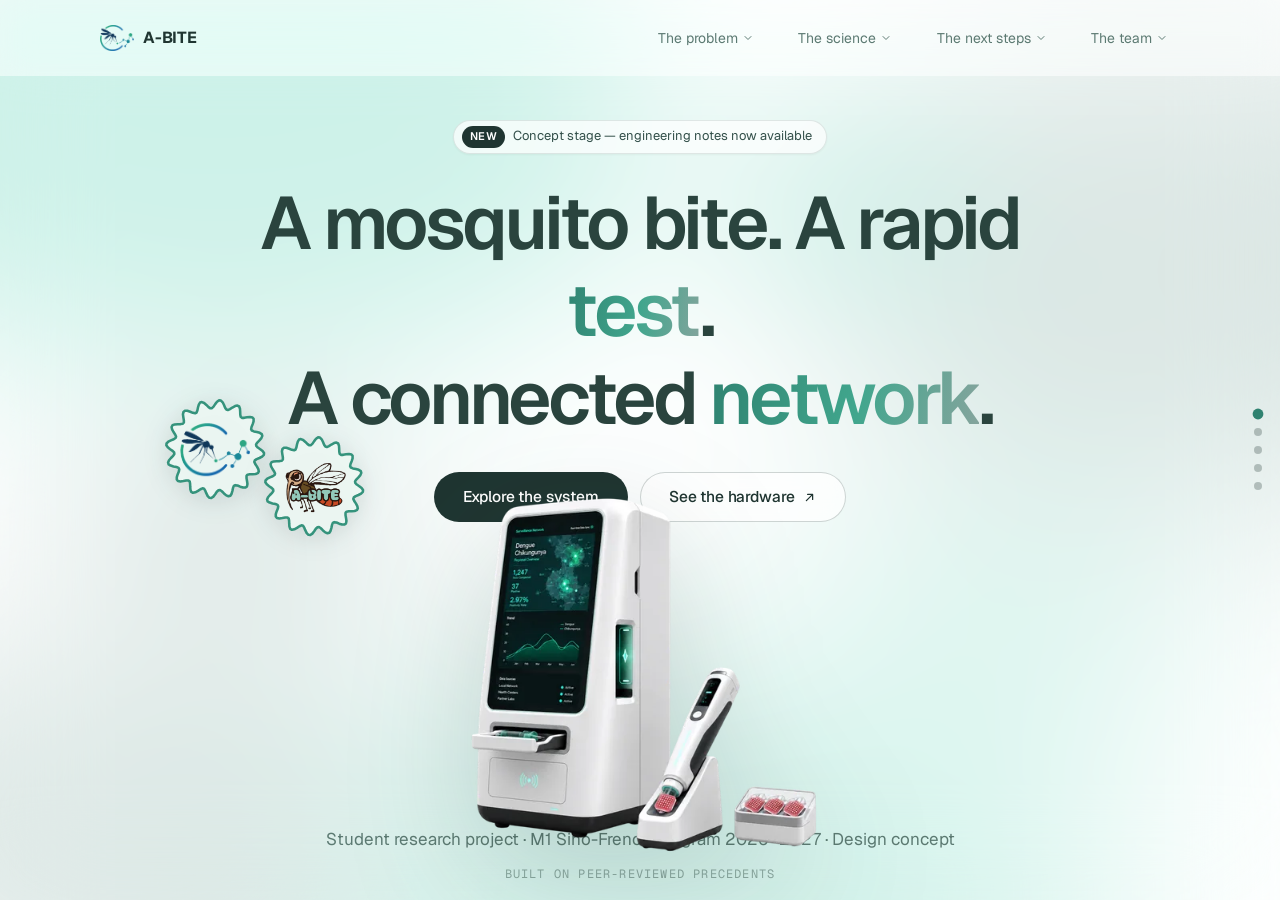
<file: index.html>
<!DOCTYPE html>
<html lang="en">
<head>
  <!-- 字符编码：UTF-8，保证英文撇号、µ、°、✓ 等特殊字符正常显示 -->
  <meta charset="UTF-8">
  <!-- 视口设置：宽度跟随设备、初始缩放 100%，移动端适配必备 -->
  <meta name="viewport" content="width=device-width, initial-scale=1.0, viewport-fit=cover">
  <!-- 浏览器标签页标题 -->
  <title>A-BITE — Testing, turned into surveillance</title>
  <!-- SEO / 社交分享用的页面摘要描述 -->
  <meta name="description" content="A-BITE is a connected diagnostics concept: painless microneedle sampling, a single-use RT-LAMP cartridge, and a reusable reader that turns every test into an epidemiological signal.">

  <!-- 网站图标（favicon），SVG 矢量格式 -->
  <link rel="icon" type="image/svg+xml" href="Assets/icons/favicon.svg">

  <!-- Geist Sans + Geist Mono（Vercel 出品的字体家族）
       preconnect 提前与 Google Fonts 的域名建立连接，加快字体加载 -->
  <link rel="preconnect" href="https://fonts.googleapis.com">
  <link rel="preconnect" href="https://fonts.gstatic.com" crossorigin>
  <link href="https://fonts.googleapis.com/css2?family=Geist:wght@400;500;600;700&family=Geist+Mono:wght@400;500&display=swap" rel="stylesheet">

  <!-- 样式表加载顺序：设计令牌 → 基础重置 → 组件 → 页面
       层层覆盖，后面的文件可引用前面定义的 CSS 变量 -->
  <link rel="stylesheet" href="Styles/base/variables.css">   <!-- 全站 CSS 变量（颜色/字体/圆角/阴影等） -->
  <link rel="stylesheet" href="Styles/base/reset.css">       <!-- 浏览器默认样式重置 + 全局排版 + .reveal 浮现动画 -->
  <link rel="stylesheet" href="Styles/components/loader.css"><!-- 仅首页：开场加载遮罩与方块动画（main.js 第 7 节控制时序） -->
  <link rel="stylesheet" href="Styles/components/buttons.css"><!-- 按钮与带箭头文字链接 -->
  <link rel="stylesheet" href="Styles/components/navbar.css">  <!-- 固定顶栏导航 -->
  <link rel="stylesheet" href="Styles/components/navbar-dropdown.css">  <!-- 顶栏下拉子菜单（附加样式） -->
  <link rel="stylesheet" href="Styles/components/background.css">  <!-- 全站共享：毛玻璃渐变光斑背景 -->
  <link rel="stylesheet" href="Styles/components/cards.css">   <!-- 玻璃卡片与四层网格单元 -->
  <link rel="stylesheet" href="Styles/components/footer.css">  <!-- 页脚 -->
  <link rel="stylesheet" href="Styles/components/back-to-top.css">  <!-- 返回顶部悬浮按钮（全站共享，components.js 注入） -->
  <link rel="stylesheet" href="Styles/pages/home.css">         <!-- 首页专属：Hero/产品展示图/CTA 带/响应式 -->
  <link rel="stylesheet" href="Styles/pages/home-pager.css">   <!-- 首页整页翻页：满视口分页容器与过渡动画（仅新增 .fp-* 规则，不覆盖既有样式） -->
</head>
<body>

  <!-- 首页开场加载动画（仅首页存在此节点；默认隐藏，main.js 第 7 节按混合时序控制）
       role="status" + aria-label：屏幕阅读器播报"正在加载" -->
  <div id="pageLoader" class="page-loader" role="status" aria-label="Loading">
    <div class="loader" aria-hidden="true"></div>
  </div>

  <!-- 毛玻璃背景与顶部导航栏由 components.js 统一注入（全站一份源码，
       改 js/components.js 即可全站生效），不再内联编写 -->

  <main class="site-main">

    <!-- ===== Hero 首屏 =====
         居中排版：徽章 → 大标题 → 按钮组 → 产品主视觉
         （项目属性行已移至下方"项目属性 + 文献依据条"）
         所有 .reveal 元素带 --reveal-delay 内联变量，实现自上而下的错落浮现 -->
    <section class="hero">
      <div class="container">
        <!-- 顶部徽章：NEW 标签 + 项目阶段说明，点击跳到更新日志 -->
        <a class="hero-badge reveal" href="#updates">
          <span class="tag">NEW</span>
          Concept stage — engineering notes now available
        </a>
        <!-- 主标题（.08s 延迟浮现）；.accent 词使用青绿渐变文字 -->
        <h1 class="reveal" style="--reveal-delay:.08s">
          A mosquito bite. A rapid <span class="accent">test</span>.<br>
          A connected <span class="accent">network</span>.
        </h1>
        <!-- 行动按钮组（.24s 延迟）：主按钮跳平台区，次按钮跳硬件区 -->
        <div class="hero-cta reveal" style="--reveal-delay:.24s">
          <a class="btn btn-primary btn-lg" href="#platform">Explore the system</a>
          <a class="btn btn-secondary btn-lg" href="#hardware">
            See the hardware
            <!-- 右上箭头图标（内联 SVG，stroke 用 currentColor 跟随文字色） -->
            <svg viewBox="0 0 24 24" fill="none" stroke="currentColor" stroke-width="2" stroke-linecap="round" stroke-linejoin="round"><path d="M7 17L17 7M9 7h8v8"/></svg>
          </a>
        </div>

        <!-- 产品主视觉：机器全家福单独居中（.32s 延迟），保持原有尺寸规则；
             两个纪念徽章悬浮在视觉区左侧、标题左下方，可拖拽摆放 -->
        <div class="hero-visual reveal" style="--reveal-delay:.32s">
          <figure class="hero-media">
            <img src="Assets/images/Machine%20Concept-Photoroom.png"
                 srcset="Assets/opt/machine-480.webp 480w,
                         Assets/opt/machine-720.webp 720w,
                         Assets/opt/machine-1024.webp 1024w,
                         Assets/opt/machine-1280.webp 1280w"
                 sizes="(max-width: 560px) min(280px, 72vw), min(55vh, 30vw, 720px)"
                 alt="The A-BITE hardware set: the reusable reader, the microneedle sampling pen on its dock, and a tray of single-use cartridges"
                 fetchpriority="high" decoding="async">
          </figure>
          <!-- 徽章 1：A-BITE 正式 logo（缩小为圆形贴章）；徽章 2：卡通蚊子 cute 版。
               外框为波浪花边（齿轮形）印章样式，绿色描边与浅色毛玻璃背景区分。
               data-hero-stamp 供 main.js 绑定拖拽；累计位移写在自身的 --dx/--dy 变量上 -->
          <div class="hero-stamp hero-stamp-1" data-hero-stamp aria-label="A-BITE logo badge (draggable)">
            <svg viewBox="0 0 100 100" aria-hidden="true" focusable="false">
              <path d="M50.0 6.0 L51.8 3.7 L53.8 2.3 L55.6 2.5 L57.3 4.2 L58.6 6.8 L59.7 9.5 L60.9 11.3 L62.4 11.8 L64.4 10.9 L66.8 9.3 L69.4 7.9 L71.7 7.4 L73.4 8.3 L74.2 10.5 L74.4 13.4 L74.5 16.3 L74.9 18.4 L76.1 19.4 L78.3 19.4 L81.1 18.9 L84.0 18.5 L86.4 19.0 L87.5 20.4 L87.5 22.8 L86.6 25.6 L85.5 28.2 L85.1 30.4 L85.8 31.8 L87.8 32.6 L90.7 33.2 L93.5 34.0 L95.5 35.2 L96.0 37.0 L95.1 39.2 L93.2 41.4 L91.1 43.5 L89.9 45.3 L90.1 46.8 L91.6 48.4 L94.0 50.0 L96.3 51.8 L97.7 53.8 L97.5 55.6 L95.8 57.3 L93.2 58.6 L90.5 59.7 L88.7 60.9 L88.2 62.4 L89.1 64.4 L90.7 66.8 L92.1 69.4 L92.6 71.7 L91.7 73.4 L89.5 74.2 L86.6 74.4 L83.7 74.5 L81.6 74.9 L80.6 76.1 L80.6 78.3 L81.1 81.1 L81.5 84.0 L81.0 86.4 L79.6 87.5 L77.2 87.5 L74.4 86.6 L71.8 85.5 L69.6 85.1 L68.2 85.8 L67.4 87.8 L66.8 90.7 L66.0 93.5 L64.8 95.5 L63.0 96.0 L60.8 95.1 L58.6 93.2 L56.5 91.1 L54.7 89.9 L53.2 90.1 L51.6 91.6 L50.0 94.0 L48.2 96.3 L46.2 97.7 L44.4 97.5 L42.7 95.8 L41.4 93.2 L40.3 90.5 L39.1 88.7 L37.6 88.2 L35.6 89.1 L33.2 90.7 L30.6 92.1 L28.3 92.6 L26.6 91.7 L25.8 89.5 L25.6 86.6 L25.5 83.7 L25.1 81.6 L23.9 80.6 L21.7 80.6 L18.9 81.1 L16.0 81.5 L13.6 81.0 L12.5 79.6 L12.5 77.2 L13.4 74.4 L14.5 71.8 L14.9 69.6 L14.2 68.2 L12.2 67.4 L9.3 66.8 L6.5 66.0 L4.5 64.8 L4.0 63.0 L4.9 60.8 L6.8 58.6 L8.9 56.5 L10.1 54.7 L9.9 53.2 L8.4 51.6 L6.0 50.0 L3.7 48.2 L2.3 46.2 L2.5 44.4 L4.2 42.7 L6.8 41.4 L9.5 40.3 L11.3 39.1 L11.8 37.6 L10.9 35.6 L9.3 33.2 L7.9 30.6 L7.4 28.3 L8.3 26.6 L10.5 25.8 L13.4 25.6 L16.3 25.5 L18.4 25.1 L19.4 23.9 L19.4 21.7 L18.9 18.9 L18.5 16.0 L19.0 13.6 L20.4 12.5 L22.8 12.5 L25.6 13.4 L28.2 14.5 L30.4 14.9 L31.8 14.2 L32.6 12.2 L33.2 9.3 L34.0 6.5 L35.2 4.5 L37.0 4.0 L39.2 4.9 L41.4 6.8 L43.5 8.9 L45.3 10.1 L46.8 9.9 L48.4 8.4 Z"/>
            </svg>
            <img src="Assets/icons/ICON%20(1).png"
                 srcset="Assets/opt/stamp-logo-256.webp 2x, Assets/opt/stamp-logo-256.webp 3x"
                 alt="" draggable="false" loading="lazy" decoding="async">
          </div>
          <div class="hero-stamp hero-stamp-2" data-hero-stamp aria-label="A-BITE cute mosquito badge (draggable)">
            <svg viewBox="0 0 100 100" aria-hidden="true" focusable="false">
              <path d="M50.0 6.0 L51.8 3.7 L53.8 2.3 L55.6 2.5 L57.3 4.2 L58.6 6.8 L59.7 9.5 L60.9 11.3 L62.4 11.8 L64.4 10.9 L66.8 9.3 L69.4 7.9 L71.7 7.4 L73.4 8.3 L74.2 10.5 L74.4 13.4 L74.5 16.3 L74.9 18.4 L76.1 19.4 L78.3 19.4 L81.1 18.9 L84.0 18.5 L86.4 19.0 L87.5 20.4 L87.5 22.8 L86.6 25.6 L85.5 28.2 L85.1 30.4 L85.8 31.8 L87.8 32.6 L90.7 33.2 L93.5 34.0 L95.5 35.2 L96.0 37.0 L95.1 39.2 L93.2 41.4 L91.1 43.5 L89.9 45.3 L90.1 46.8 L91.6 48.4 L94.0 50.0 L96.3 51.8 L97.7 53.8 L97.5 55.6 L95.8 57.3 L93.2 58.6 L90.5 59.7 L88.7 60.9 L88.2 62.4 L89.1 64.4 L90.7 66.8 L92.1 69.4 L92.6 71.7 L91.7 73.4 L89.5 74.2 L86.6 74.4 L83.7 74.5 L81.6 74.9 L80.6 76.1 L80.6 78.3 L81.1 81.1 L81.5 84.0 L81.0 86.4 L79.6 87.5 L77.2 87.5 L74.4 86.6 L71.8 85.5 L69.6 85.1 L68.2 85.8 L67.4 87.8 L66.8 90.7 L66.0 93.5 L64.8 95.5 L63.0 96.0 L60.8 95.1 L58.6 93.2 L56.5 91.1 L54.7 89.9 L53.2 90.1 L51.6 91.6 L50.0 94.0 L48.2 96.3 L46.2 97.7 L44.4 97.5 L42.7 95.8 L41.4 93.2 L40.3 90.5 L39.1 88.7 L37.6 88.2 L35.6 89.1 L33.2 90.7 L30.6 92.1 L28.3 92.6 L26.6 91.7 L25.8 89.5 L25.6 86.6 L25.5 83.7 L25.1 81.6 L23.9 80.6 L21.7 80.6 L18.9 81.1 L16.0 81.5 L13.6 81.0 L12.5 79.6 L12.5 77.2 L13.4 74.4 L14.5 71.8 L14.9 69.6 L14.2 68.2 L12.2 67.4 L9.3 66.8 L6.5 66.0 L4.5 64.8 L4.0 63.0 L4.9 60.8 L6.8 58.6 L8.9 56.5 L10.1 54.7 L9.9 53.2 L8.4 51.6 L6.0 50.0 L3.7 48.2 L2.3 46.2 L2.5 44.4 L4.2 42.7 L6.8 41.4 L9.5 40.3 L11.3 39.1 L11.8 37.6 L10.9 35.6 L9.3 33.2 L7.9 30.6 L7.4 28.3 L8.3 26.6 L10.5 25.8 L13.4 25.6 L16.3 25.5 L18.4 25.1 L19.4 23.9 L19.4 21.7 L18.9 18.9 L18.5 16.0 L19.0 13.6 L20.4 12.5 L22.8 12.5 L25.6 13.4 L28.2 14.5 L30.4 14.9 L31.8 14.2 L32.6 12.2 L33.2 9.3 L34.0 6.5 L35.2 4.5 L37.0 4.0 L39.2 4.9 L41.4 6.8 L43.5 8.9 L45.3 10.1 L46.8 9.9 L48.4 8.4 Z"/>
            </svg>
            <img src="Assets/icons/ICON-cute.png"
                 srcset="Assets/opt/stamp-cute-256.webp 2x, Assets/opt/stamp-cute-256.webp 3x"
                 alt="" draggable="false" loading="lazy" decoding="async">
          </div>
        </div>
      </div>
    </section>

    <!-- ===== 项目属性 + 文献依据条 =====
         Hero 下方两行小字：项目属性行（原 Hero 副标题，现下移至此）
         + 文献依据说明；原同行评审文献列表已移除，只保留说明标签，
         两行间距见 home.css 的 .precedents 区块 -->
    <section class="precedents reveal">
      <div class="container">
        <!-- 项目属性行：沿用 .hero-sub 的字号与颜色（移出 Hero 后其外边距由
             home.css 的 .precedents .hero-sub 覆盖） -->
        <p class="hero-sub">Student research project · M1 Sino-French Program 2026–2027 · Design concept</p>
        <!-- 文献依据说明标签：等宽大写小字 -->
        <p class="precedents-label">Built on peer-reviewed precedents</p>
      </div>
    </section>

    <!-- ===== 平台：四层架构 =====
         id="platform" 供导航锚点跳转
         区块头部（.section-head）+ 2x2 网格（.layer-grid）+ 数据统计行（.stats-row） -->
    <section class="section" id="platform">
      <div class="container">
        <!-- 区块头部：小标签（.micro-label）+ 大标题 + 一句话说明 -->
        <div class="section-head reveal">
          <span class="micro-label">The platform</span>
          <h2>Four layers, one loop.</h2>
          <p>Specificity lives in chemistry, never in hardware. Swap the recipe — the reader stays exactly the same.</p>
        </div>
        <!-- 四层网格：每格 = 序号（.num）+ 标题 + 说明
             分隔线由 home.css 的 .layer-grid 规则绘制，窄屏变单列 -->
        <div class="layer-grid reveal">
          <div class="layer-cell">
            <span class="num">01</span>
            <h3>Recipe</h3>
            <p>Versioned primer panels, released like software. A new pathogen means a new recipe — never new hardware.</p>
          </div>
          <div class="layer-cell">
            <span class="num">02</span>
            <h3>Cartridge</h3>
            <p>Single-use, fully closed, extraction-free. Lyophilized RT-LAMP chemistry inside — the sample itself rehydrates it.</p>
          </div>
          <div class="layer-cell">
            <span class="num">03</span>
            <h3>Reader</h3>
            <p>The only reusable part, with zero pathogen-specific components: one heater, one optical path, updatable software.</p>
          </div>
          <div class="layer-cell">
            <span class="num">04</span>
            <h3>Surveillance</h3>
            <p>Anonymized and aggregated at upload. Every run quietly becomes an epidemiological data point.</p>
          </div>
        </div>

        <!-- 数据统计行：四列关键指标，上下发丝线夹住；窄屏变 2x2 / 单列
             <sup> 是单位上标（µL/min/°C），样式见 home.css 的 .stat-cell b sup -->
        <div class="stats-row reveal" style="margin-top: 64px">
          <div class="stat-cell"><b>10–20<sup>µL</sup></b><span>Interstitial fluid, no blood draw</span></div>
          <div class="stat-cell"><b>≤ 40<sup>min</sup></b><span>Sample to screened result</span></div>
          <div class="stat-cell"><b>65<sup>°C</sup></b><span>One constant temperature</span></div>
          <div class="stat-cell"><b>3</b><span>Channels — DENV · CHIKV · control</span></div>
        </div>
      </div>
    </section>

    <!-- ===== 硬件：左右分栏展示区 =====
         .split 网格：左列文案（.split-copy），右列产品图（.split-media）
         窄屏（≤860px）时变为上下堆叠；规格卡（.spec-card）通栏跟在分栏下方 -->
    <section class="section" id="hardware">
      <div class="container">
        <div class="split">
          <!-- 左列：标题文案 + 指向更新日志的箭头链接
               文案依据 references：机器只做物理通用工作（加热/看光/上传），
               特异性全部锁在一次性卡盒里；微针取样笔采 10–20 µL 组织间液 -->
          <div class="split-copy reveal">
            <span class="micro-label">The hardware</span>
            <h2>The reader is generic. The cartridge is the app.</h2>
            <p>
              The reader handles the physics — heating, fluorescence, upload —
              and knows nothing about pathogens. All specificity is freeze-dried
              into a closed, credit-card-sized cartridge, while a microneedle
              sampling pen collects interstitial fluid at the bite site.
              No blood draw, no extraction.
            </p>
            <a class="link-arrow" href="#updates">
              Read the engineering notes
              <!-- 右箭头图标：悬停时右移（样式见 buttons.css 的 .link-arrow:hover） -->
              <svg viewBox="0 0 24 24" fill="none" stroke="currentColor" stroke-width="2" stroke-linecap="round" stroke-linejoin="round"><path d="M5 12h14M13 6l6 6-6 6"/></svg>
            </a>
          </div>
          <!-- 右列：系统全家福（读数仪 + 取样笔 + 卡盒托盘，.12s 延迟浮现）
               透明背景 PNG，drop-shadow 浮起（样式见 home.css .split-media） -->
          <figure class="split-media reveal" style="--reveal-delay:.12s">
            <img src="Assets/images/Machine%20Concept-Photoroom.png"
                 srcset="Assets/opt/machine-480.webp 480w,
                         Assets/opt/machine-720.webp 720w,
                         Assets/opt/machine-1024.webp 1024w,
                         Assets/opt/machine-1280.webp 1280w"
                 sizes="(max-width: 860px) min(520px, 92vw), 45vw"
                 alt="The A-BITE hardware set: the reusable reader running the surveillance dashboard, the microneedle sampling pen on its dock, and a tray of single-use cartridges"
                 loading="lazy" decoding="async">
          </figure>
        </div>
        <!-- 规格表卡片（通栏，.2s 延迟浮现）：标题栏 + 多行"键（.k）/ 值（.v）"，行间用发丝线分隔 -->
        <div class="spec-card spec-card-full reveal" style="--reveal-delay:.2s">
          <header>cartridge — at a glance</header>
          <div class="spec-row"><span class="k">sample</span><span class="v">10–20 µL ISF, extraction-free</span></div>
          <div class="spec-row"><span class="k">chemistry</span><span class="v">RT-LAMP, lyophilized in-cartridge</span></div>
          <div class="spec-row"><span class="k">targets</span><span class="v">DENV 3′UTR · NS5 / CHIKV nsP1 · E1</span></div>
          <div class="spec-row"><span class="k">control</span><span class="v">Human RNase P internal control</span></div>
          <div class="spec-row"><span class="k">confirmation</span><span class="v">One-pot CRISPR Cas12b, 42 → 52 °C</span></div>
          <div class="spec-row"><span class="k">identity</span><span class="v">QR / RFID recipe ID on every unit</span></div>
        </div>
      </div>
    </section>

    <!-- ===== 更新日志（changelog）=====
         列表式时间线：每条 = <time> 日期 + <p> 内容（关键词用 <b> 加粗）
         样式见 home.css 的 .changelog；窄屏时日期与内容上下排列 -->
    <section class="section" id="updates">
      <div class="container">
        <div class="section-head reveal">
          <span class="micro-label">Updates</span>
          <h2>Progress, in order.</h2>
        </div>
        <ul class="changelog reveal">
          <li>
            <!-- datetime 属性是机器可读日期，显示文本给人看 -->
            <time datetime="2026-08">2026.08</time>
            <p><b>Recipe v0.3</b> — dual-target DENV panel (3′UTR + NS5) covering serotypes 1–4.</p>
          </li>
          <li>
            <time datetime="2026-07">2026.07</time>
            <p><b>Reader specification</b> — two programmable isothermal steps added for CRISPR confirmation.</p>
          </li>
          <li>
            <time datetime="2026-06">2026.06</time>
            <p><b>Architecture freeze</b> — four-layer test-to-surveillance design locked for WP2.</p>
          </li>
        </ul>
      </div>
    </section>

    <!-- ===== CTA 转化带 =====
         通栏深色区块（背景网格线 + 渐变见 home.css 的 .cta-section）
         id="cta" 供导航"Get in touch"按钮锚点跳转
         标题字间距已在 home.css 的 .cta-section h2 中调宽（-0.04em → -0.02em） -->
    <section class="cta-section" id="cta">
      <h2 class="reveal">You got A-BITE, we got you.</h2>
      <p class="reveal" style="--reveal-delay:.08s">
        A-BITE is an early-stage concept. We welcome collaborators across
        microfluidics, molecular chemistry, and public health.
      </p>
      <!-- 深色底上的按钮变体：btn-light（白底），见 buttons.css -->
      <div class="hero-cta reveal" style="--reveal-delay:.16s">
        <a class="btn btn-light btn-lg" href="docs/the-problem.html">Let&rsquo;s Start</a>
      </div>
    </section>
  </main>

  <!-- 页脚由 components.js 统一注入（全站一份源码，含合作院校徽标），不再内联编写 -->

  <!-- 共享组件注入器：生成毛玻璃背景 + 导航栏 + 页脚（必须先于 main.js 执行） -->
  <script src="js/components.js" defer></script>
  <!-- 交互脚本：滚动状态/移动菜单/浮现动画/视差/年份，defer 表示 HTML 解析完再执行 -->
  <script src="js/main.js" defer></script>
  <!-- 整页翻页器：运行时将首页区块组装为 5 个满视口页，接管滚轮/键盘/触摸翻页
       （须在 components.js 之后执行：页脚由它注入并归入第 5 页） -->
  <script src="js/pager.js" defer></script>
</body>
</html>
</file>
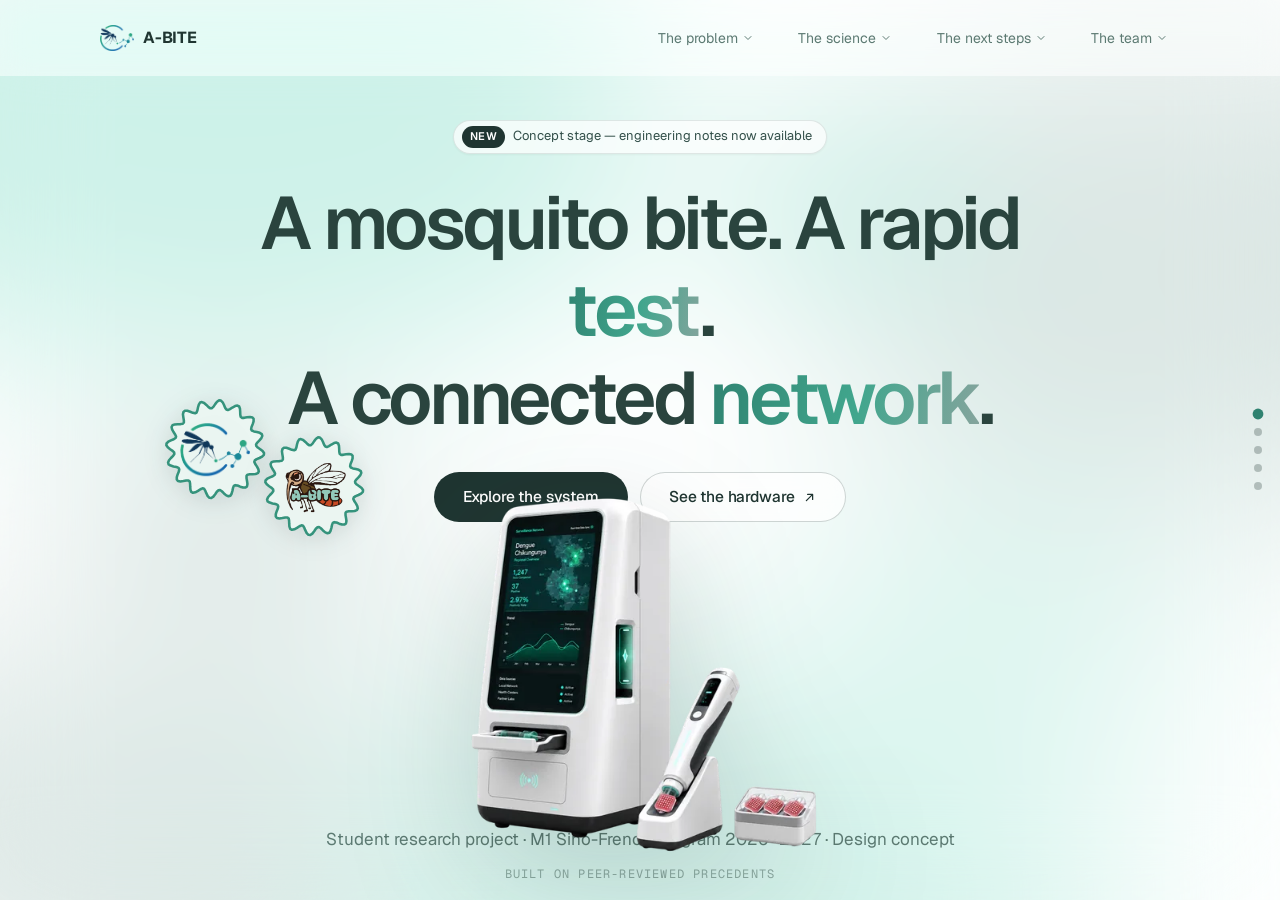
<file: docs/index.html>
<!DOCTYPE html>
<html lang="en">
<head>
  <!-- 字符编码：UTF-8，保证英文撇号、µ、°、✓ 等特殊字符正常显示 -->
  <meta charset="UTF-8">
  <!-- 视口设置：宽度跟随设备、初始缩放 100%，移动端适配必备 -->
  <meta name="viewport" content="width=device-width, initial-scale=1.0, viewport-fit=cover">
  <!-- 浏览器标签页标题 -->
  <title>A-BITE — Testing, turned into surveillance</title>
  <!-- SEO / 社交分享用的页面摘要描述 -->
  <meta name="description" content="A-BITE is a connected diagnostics concept: painless microneedle sampling, a single-use RT-LAMP cartridge, and a reusable reader that turns every test into an epidemiological signal.">

  <!-- 网站图标（favicon），SVG 矢量格式 -->
  <link rel="icon" type="image/svg+xml" href="../Assets/icons/favicon.svg">

  <!-- Geist Sans + Geist Mono（Vercel 出品的字体家族）
       preconnect 提前与 Google Fonts 的域名建立连接，加快字体加载 -->
  <link rel="preconnect" href="https://fonts.googleapis.com">
  <link rel="preconnect" href="https://fonts.gstatic.com" crossorigin>
  <link href="https://fonts.googleapis.com/css2?family=Geist:wght@400;500;600;700&family=Geist+Mono:wght@400;500&display=swap" rel="stylesheet">

  <!-- 样式表加载顺序：设计令牌 → 基础重置 → 组件 → 页面
       层层覆盖，后面的文件可引用前面定义的 CSS 变量 -->
  <link rel="stylesheet" href="../Styles/base/variables.css">   <!-- 全站 CSS 变量（颜色/字体/圆角/阴影等） -->
  <link rel="stylesheet" href="../Styles/base/reset.css">       <!-- 浏览器默认样式重置 + 全局排版 + .reveal 浮现动画 -->
  <link rel="stylesheet" href="../Styles/components/buttons.css"><!-- 按钮与带箭头文字链接 -->
  <link rel="stylesheet" href="../Styles/components/navbar.css">  <!-- 固定顶栏导航 -->
  <link rel="stylesheet" href="../Styles/components/navbar-dropdown.css">  <!-- 顶栏下拉子菜单（附加样式） -->
  <link rel="stylesheet" href="../Styles/components/background.css">  <!-- 全站共享：毛玻璃渐变光斑背景 -->
  <link rel="stylesheet" href="../Styles/components/cards.css">   <!-- 玻璃卡片与四层网格单元 -->
  <link rel="stylesheet" href="../Styles/components/footer.css">  <!-- 页脚 -->
  <link rel="stylesheet" href="../Styles/components/back-to-top.css">  <!-- 返回顶部悬浮按钮（全站共享，components.js 注入） -->
  <link rel="stylesheet" href="../Styles/pages/home.css">         <!-- 首页专属：Hero/产品展示图/CTA 带/响应式 -->
  <link rel="stylesheet" href="../Styles/pages/home-pager.css">   <!-- 首页整页翻页：满视口分页容器与过渡动画（仅新增 .fp-* 规则，不覆盖既有样式） -->
</head>
<body>

  <!-- 毛玻璃背景与顶部导航栏由 components.js 统一注入（全站一份源码，
       改 js/components.js 即可全站生效），不再内联编写 -->

  <main class="site-main">

    <!-- ===== Hero 首屏 =====
         居中排版：徽章 → 大标题 → 按钮组 → 产品主视觉
         （项目属性行已移至下方"项目属性 + 文献依据条"）
         所有 .reveal 元素带 --reveal-delay 内联变量，实现自上而下的错落浮现 -->
    <section class="hero">
      <div class="container">
        <!-- 顶部徽章：NEW 标签 + 项目阶段说明，点击跳到更新日志 -->
        <a class="hero-badge reveal" href="#updates">
          <span class="tag">NEW</span>
          Concept stage — engineering notes now available
        </a>
        <!-- 主标题（.08s 延迟浮现）；.accent 词使用青绿渐变文字 -->
        <h1 class="reveal" style="--reveal-delay:.08s">
          A mosquito bite. A rapid <span class="accent">test</span>.<br>
          A connected <span class="accent">network</span>.
        </h1>
        <!-- 行动按钮组（.24s 延迟）：主按钮跳平台区，次按钮跳硬件区 -->
        <div class="hero-cta reveal" style="--reveal-delay:.24s">
          <a class="btn btn-primary btn-lg" href="#platform">Explore the system</a>
          <a class="btn btn-secondary btn-lg" href="#hardware">
            See the hardware
            <!-- 右上箭头图标（内联 SVG，stroke 用 currentColor 跟随文字色） -->
            <svg viewBox="0 0 24 24" fill="none" stroke="currentColor" stroke-width="2" stroke-linecap="round" stroke-linejoin="round"><path d="M7 17L17 7M9 7h8v8"/></svg>
          </a>
        </div>

        <!-- 产品主视觉：机器全家福单独居中（.32s 延迟），保持原有尺寸规则；
             两个纪念徽章悬浮在视觉区左侧、标题左下方，可拖拽摆放 -->
        <div class="hero-visual reveal" style="--reveal-delay:.32s">
          <figure class="hero-media">
            <img src="../Assets/images/Machine%20Concept-Photoroom.png"
                 srcset="../Assets/opt/machine-480.webp 480w,
                         ../Assets/opt/machine-720.webp 720w,
                         ../Assets/opt/machine-1024.webp 1024w,
                         ../Assets/opt/machine-1280.webp 1280w"
                 sizes="(max-width: 560px) min(280px, 72vw), min(55vh, 30vw, 720px)"
                 alt="The A-BITE hardware set: the reusable reader, the microneedle sampling pen on its dock, and a tray of single-use cartridges"
                 fetchpriority="high" decoding="async">
          </figure>
          <!-- 徽章 1：A-BITE 正式 logo（缩小为圆形贴章）；徽章 2：卡通蚊子 cute 版。
               外框为波浪花边（齿轮形）印章样式，绿色描边与浅色毛玻璃背景区分。
               data-hero-stamp 供 main.js 绑定拖拽；累计位移写在自身的 --dx/--dy 变量上 -->
          <div class="hero-stamp hero-stamp-1" data-hero-stamp aria-label="A-BITE logo badge (draggable)">
            <svg viewBox="0 0 100 100" aria-hidden="true" focusable="false">
              <path d="M50.0 6.0 L51.8 3.7 L53.8 2.3 L55.6 2.5 L57.3 4.2 L58.6 6.8 L59.7 9.5 L60.9 11.3 L62.4 11.8 L64.4 10.9 L66.8 9.3 L69.4 7.9 L71.7 7.4 L73.4 8.3 L74.2 10.5 L74.4 13.4 L74.5 16.3 L74.9 18.4 L76.1 19.4 L78.3 19.4 L81.1 18.9 L84.0 18.5 L86.4 19.0 L87.5 20.4 L87.5 22.8 L86.6 25.6 L85.5 28.2 L85.1 30.4 L85.8 31.8 L87.8 32.6 L90.7 33.2 L93.5 34.0 L95.5 35.2 L96.0 37.0 L95.1 39.2 L93.2 41.4 L91.1 43.5 L89.9 45.3 L90.1 46.8 L91.6 48.4 L94.0 50.0 L96.3 51.8 L97.7 53.8 L97.5 55.6 L95.8 57.3 L93.2 58.6 L90.5 59.7 L88.7 60.9 L88.2 62.4 L89.1 64.4 L90.7 66.8 L92.1 69.4 L92.6 71.7 L91.7 73.4 L89.5 74.2 L86.6 74.4 L83.7 74.5 L81.6 74.9 L80.6 76.1 L80.6 78.3 L81.1 81.1 L81.5 84.0 L81.0 86.4 L79.6 87.5 L77.2 87.5 L74.4 86.6 L71.8 85.5 L69.6 85.1 L68.2 85.8 L67.4 87.8 L66.8 90.7 L66.0 93.5 L64.8 95.5 L63.0 96.0 L60.8 95.1 L58.6 93.2 L56.5 91.1 L54.7 89.9 L53.2 90.1 L51.6 91.6 L50.0 94.0 L48.2 96.3 L46.2 97.7 L44.4 97.5 L42.7 95.8 L41.4 93.2 L40.3 90.5 L39.1 88.7 L37.6 88.2 L35.6 89.1 L33.2 90.7 L30.6 92.1 L28.3 92.6 L26.6 91.7 L25.8 89.5 L25.6 86.6 L25.5 83.7 L25.1 81.6 L23.9 80.6 L21.7 80.6 L18.9 81.1 L16.0 81.5 L13.6 81.0 L12.5 79.6 L12.5 77.2 L13.4 74.4 L14.5 71.8 L14.9 69.6 L14.2 68.2 L12.2 67.4 L9.3 66.8 L6.5 66.0 L4.5 64.8 L4.0 63.0 L4.9 60.8 L6.8 58.6 L8.9 56.5 L10.1 54.7 L9.9 53.2 L8.4 51.6 L6.0 50.0 L3.7 48.2 L2.3 46.2 L2.5 44.4 L4.2 42.7 L6.8 41.4 L9.5 40.3 L11.3 39.1 L11.8 37.6 L10.9 35.6 L9.3 33.2 L7.9 30.6 L7.4 28.3 L8.3 26.6 L10.5 25.8 L13.4 25.6 L16.3 25.5 L18.4 25.1 L19.4 23.9 L19.4 21.7 L18.9 18.9 L18.5 16.0 L19.0 13.6 L20.4 12.5 L22.8 12.5 L25.6 13.4 L28.2 14.5 L30.4 14.9 L31.8 14.2 L32.6 12.2 L33.2 9.3 L34.0 6.5 L35.2 4.5 L37.0 4.0 L39.2 4.9 L41.4 6.8 L43.5 8.9 L45.3 10.1 L46.8 9.9 L48.4 8.4 Z"/>
            </svg>
            <img src="../Assets/icons/ICON%20(1).png"
                 srcset="../Assets/opt/stamp-logo-256.webp 2x, ../Assets/opt/stamp-logo-256.webp 3x"
                 alt="" draggable="false" loading="lazy" decoding="async">
          </div>
          <div class="hero-stamp hero-stamp-2" data-hero-stamp aria-label="A-BITE cute mosquito badge (draggable)">
            <svg viewBox="0 0 100 100" aria-hidden="true" focusable="false">
              <path d="M50.0 6.0 L51.8 3.7 L53.8 2.3 L55.6 2.5 L57.3 4.2 L58.6 6.8 L59.7 9.5 L60.9 11.3 L62.4 11.8 L64.4 10.9 L66.8 9.3 L69.4 7.9 L71.7 7.4 L73.4 8.3 L74.2 10.5 L74.4 13.4 L74.5 16.3 L74.9 18.4 L76.1 19.4 L78.3 19.4 L81.1 18.9 L84.0 18.5 L86.4 19.0 L87.5 20.4 L87.5 22.8 L86.6 25.6 L85.5 28.2 L85.1 30.4 L85.8 31.8 L87.8 32.6 L90.7 33.2 L93.5 34.0 L95.5 35.2 L96.0 37.0 L95.1 39.2 L93.2 41.4 L91.1 43.5 L89.9 45.3 L90.1 46.8 L91.6 48.4 L94.0 50.0 L96.3 51.8 L97.7 53.8 L97.5 55.6 L95.8 57.3 L93.2 58.6 L90.5 59.7 L88.7 60.9 L88.2 62.4 L89.1 64.4 L90.7 66.8 L92.1 69.4 L92.6 71.7 L91.7 73.4 L89.5 74.2 L86.6 74.4 L83.7 74.5 L81.6 74.9 L80.6 76.1 L80.6 78.3 L81.1 81.1 L81.5 84.0 L81.0 86.4 L79.6 87.5 L77.2 87.5 L74.4 86.6 L71.8 85.5 L69.6 85.1 L68.2 85.8 L67.4 87.8 L66.8 90.7 L66.0 93.5 L64.8 95.5 L63.0 96.0 L60.8 95.1 L58.6 93.2 L56.5 91.1 L54.7 89.9 L53.2 90.1 L51.6 91.6 L50.0 94.0 L48.2 96.3 L46.2 97.7 L44.4 97.5 L42.7 95.8 L41.4 93.2 L40.3 90.5 L39.1 88.7 L37.6 88.2 L35.6 89.1 L33.2 90.7 L30.6 92.1 L28.3 92.6 L26.6 91.7 L25.8 89.5 L25.6 86.6 L25.5 83.7 L25.1 81.6 L23.9 80.6 L21.7 80.6 L18.9 81.1 L16.0 81.5 L13.6 81.0 L12.5 79.6 L12.5 77.2 L13.4 74.4 L14.5 71.8 L14.9 69.6 L14.2 68.2 L12.2 67.4 L9.3 66.8 L6.5 66.0 L4.5 64.8 L4.0 63.0 L4.9 60.8 L6.8 58.6 L8.9 56.5 L10.1 54.7 L9.9 53.2 L8.4 51.6 L6.0 50.0 L3.7 48.2 L2.3 46.2 L2.5 44.4 L4.2 42.7 L6.8 41.4 L9.5 40.3 L11.3 39.1 L11.8 37.6 L10.9 35.6 L9.3 33.2 L7.9 30.6 L7.4 28.3 L8.3 26.6 L10.5 25.8 L13.4 25.6 L16.3 25.5 L18.4 25.1 L19.4 23.9 L19.4 21.7 L18.9 18.9 L18.5 16.0 L19.0 13.6 L20.4 12.5 L22.8 12.5 L25.6 13.4 L28.2 14.5 L30.4 14.9 L31.8 14.2 L32.6 12.2 L33.2 9.3 L34.0 6.5 L35.2 4.5 L37.0 4.0 L39.2 4.9 L41.4 6.8 L43.5 8.9 L45.3 10.1 L46.8 9.9 L48.4 8.4 Z"/>
            </svg>
            <img src="../Assets/icons/ICON-cute.png"
                 srcset="../Assets/opt/stamp-cute-256.webp 2x, ../Assets/opt/stamp-cute-256.webp 3x"
                 alt="" draggable="false" loading="lazy" decoding="async">
          </div>
        </div>
      </div>
    </section>

    <!-- ===== 项目属性 + 文献依据条 =====
         Hero 下方两行小字：项目属性行（原 Hero 副标题，现下移至此）
         + 文献依据说明；原同行评审文献列表已移除，只保留说明标签，
         两行间距见 home.css 的 .precedents 区块 -->
    <section class="precedents reveal">
      <div class="container">
        <!-- 项目属性行：沿用 .hero-sub 的字号与颜色（移出 Hero 后其外边距由
             home.css 的 .precedents .hero-sub 覆盖） -->
        <p class="hero-sub">Student research project · M1 Sino-French Program 2026–2027 · Design concept</p>
        <!-- 文献依据说明标签：等宽大写小字 -->
        <p class="precedents-label">Built on peer-reviewed precedents</p>
      </div>
    </section>

    <!-- ===== 平台：四层架构 =====
         id="platform" 供导航锚点跳转
         区块头部（.section-head）+ 2x2 网格（.layer-grid）+ 数据统计行（.stats-row） -->
    <section class="section" id="platform">
      <div class="container">
        <!-- 区块头部：小标签（.micro-label）+ 大标题 + 一句话说明 -->
        <div class="section-head reveal">
          <span class="micro-label">The platform</span>
          <h2>Four layers, one loop.</h2>
          <p>Specificity lives in chemistry, never in hardware. Swap the recipe — the reader stays exactly the same.</p>
        </div>
        <!-- 四层网格：每格 = 序号（.num）+ 标题 + 说明
             分隔线由 home.css 的 .layer-grid 规则绘制，窄屏变单列 -->
        <div class="layer-grid reveal">
          <div class="layer-cell">
            <span class="num">01</span>
            <h3>Recipe</h3>
            <p>Versioned primer panels, released like software. A new pathogen means a new recipe — never new hardware.</p>
          </div>
          <div class="layer-cell">
            <span class="num">02</span>
            <h3>Cartridge</h3>
            <p>Single-use, fully closed, extraction-free. Lyophilized RT-LAMP chemistry inside — the sample itself rehydrates it.</p>
          </div>
          <div class="layer-cell">
            <span class="num">03</span>
            <h3>Reader</h3>
            <p>The only reusable part, with zero pathogen-specific components: one heater, one optical path, updatable software.</p>
          </div>
          <div class="layer-cell">
            <span class="num">04</span>
            <h3>Surveillance</h3>
            <p>Anonymized and aggregated at upload. Every run quietly becomes an epidemiological data point.</p>
          </div>
        </div>

        <!-- 数据统计行：四列关键指标，上下发丝线夹住；窄屏变 2x2 / 单列
             <sup> 是单位上标（µL/min/°C），样式见 home.css 的 .stat-cell b sup -->
        <div class="stats-row reveal" style="margin-top: 64px">
          <div class="stat-cell"><b>10–20<sup>µL</sup></b><span>Interstitial fluid, no blood draw</span></div>
          <div class="stat-cell"><b>≤ 40<sup>min</sup></b><span>Sample to screened result</span></div>
          <div class="stat-cell"><b>65<sup>°C</sup></b><span>One constant temperature</span></div>
          <div class="stat-cell"><b>3</b><span>Channels — DENV · CHIKV · control</span></div>
        </div>
      </div>
    </section>

    <!-- ===== 硬件：左右分栏展示区 =====
         .split 网格：左列文案（.split-copy），右列产品图（.split-media）
         窄屏（≤860px）时变为上下堆叠；规格卡（.spec-card）通栏跟在分栏下方 -->
    <section class="section" id="hardware">
      <div class="container">
        <div class="split">
          <!-- 左列：标题文案 + 指向更新日志的箭头链接
               文案依据 references：机器只做物理通用工作（加热/看光/上传），
               特异性全部锁在一次性卡盒里；微针取样笔采 10–20 µL 组织间液 -->
          <div class="split-copy reveal">
            <span class="micro-label">The hardware</span>
            <h2>The reader is generic. The cartridge is the app.</h2>
            <p>
              The reader handles the physics — heating, fluorescence, upload —
              and knows nothing about pathogens. All specificity is freeze-dried
              into a closed, credit-card-sized cartridge, while a microneedle
              sampling pen collects interstitial fluid at the bite site.
              No blood draw, no extraction.
            </p>
            <a class="link-arrow" href="#updates">
              Read the engineering notes
              <!-- 右箭头图标：悬停时右移（样式见 buttons.css 的 .link-arrow:hover） -->
              <svg viewBox="0 0 24 24" fill="none" stroke="currentColor" stroke-width="2" stroke-linecap="round" stroke-linejoin="round"><path d="M5 12h14M13 6l6 6-6 6"/></svg>
            </a>
          </div>
          <!-- 右列：系统全家福（读数仪 + 取样笔 + 卡盒托盘，.12s 延迟浮现）
               透明背景 PNG，drop-shadow 浮起（样式见 home.css .split-media） -->
          <figure class="split-media reveal" style="--reveal-delay:.12s">
            <img src="../Assets/images/Machine%20Concept-Photoroom.png"
                 srcset="../Assets/opt/machine-480.webp 480w,
                         ../Assets/opt/machine-720.webp 720w,
                         ../Assets/opt/machine-1024.webp 1024w,
                         ../Assets/opt/machine-1280.webp 1280w"
                 sizes="(max-width: 860px) min(520px, 92vw), 45vw"
                 alt="The A-BITE hardware set: the reusable reader running the surveillance dashboard, the microneedle sampling pen on its dock, and a tray of single-use cartridges"
                 loading="lazy" decoding="async">
          </figure>
        </div>
        <!-- 规格表卡片（通栏，.2s 延迟浮现）：标题栏 + 多行"键（.k）/ 值（.v）"，行间用发丝线分隔 -->
        <div class="spec-card spec-card-full reveal" style="--reveal-delay:.2s">
          <header>cartridge — at a glance</header>
          <div class="spec-row"><span class="k">sample</span><span class="v">10–20 µL ISF, extraction-free</span></div>
          <div class="spec-row"><span class="k">chemistry</span><span class="v">RT-LAMP, lyophilized in-cartridge</span></div>
          <div class="spec-row"><span class="k">targets</span><span class="v">DENV 3′UTR · NS5 / CHIKV nsP1 · E1</span></div>
          <div class="spec-row"><span class="k">control</span><span class="v">Human RNase P internal control</span></div>
          <div class="spec-row"><span class="k">confirmation</span><span class="v">One-pot CRISPR Cas12b, 42 → 52 °C</span></div>
          <div class="spec-row"><span class="k">identity</span><span class="v">QR / RFID recipe ID on every unit</span></div>
        </div>
      </div>
    </section>

    <!-- ===== 更新日志（changelog）=====
         列表式时间线：每条 = <time> 日期 + <p> 内容（关键词用 <b> 加粗）
         样式见 home.css 的 .changelog；窄屏时日期与内容上下排列 -->
    <section class="section" id="updates">
      <div class="container">
        <div class="section-head reveal">
          <span class="micro-label">Updates</span>
          <h2>Progress, in order.</h2>
        </div>
        <ul class="changelog reveal">
          <li>
            <!-- datetime 属性是机器可读日期，显示文本给人看 -->
            <time datetime="2026-08">2026.08</time>
            <p><b>Recipe v0.3</b> — dual-target DENV panel (3′UTR + NS5) covering serotypes 1–4.</p>
          </li>
          <li>
            <time datetime="2026-07">2026.07</time>
            <p><b>Reader specification</b> — two programmable isothermal steps added for CRISPR confirmation.</p>
          </li>
          <li>
            <time datetime="2026-06">2026.06</time>
            <p><b>Architecture freeze</b> — four-layer test-to-surveillance design locked for WP2.</p>
          </li>
        </ul>
      </div>
    </section>

    <!-- ===== CTA 转化带 =====
         通栏深色区块（背景网格线 + 渐变见 home.css 的 .cta-section）
         id="cta" 供导航"Get in touch"按钮锚点跳转
         标题字间距已在 home.css 的 .cta-section h2 中调宽（-0.04em → -0.02em） -->
    <section class="cta-section" id="cta">
      <h2 class="reveal">You got A-BITE, we got you.</h2>
      <p class="reveal" style="--reveal-delay:.08s">
        A-BITE is an early-stage concept. We welcome collaborators across
        microfluidics, molecular chemistry, and public health.
      </p>
      <!-- 深色底上的按钮变体：btn-light（白底）/ btn-outline-light（描边），见 buttons.css -->
      <div class="hero-cta reveal" style="--reveal-delay:.16s">
        <a class="btn btn-light btn-lg" href="mailto:hello@example.org">Get in touch</a>
        <a class="btn btn-outline-light btn-lg" href="#updates">Read the notes</a>
      </div>
    </section>
  </main>

  <!-- 页脚由 components.js 统一注入（全站一份源码，含合作院校徽标），不再内联编写 -->

  <!-- 共享组件注入器：生成毛玻璃背景 + 导航栏 + 页脚（必须先于 main.js 执行） -->
  <script src="../js/components.js" defer></script>
  <!-- 交互脚本：滚动状态/移动菜单/浮现动画/视差/年份，defer 表示 HTML 解析完再执行 -->
  <script src="../js/main.js" defer></script>
  <!-- 整页翻页器：运行时将首页区块组装为 5 个满视口页，接管滚轮/键盘/触摸翻页
       （须在 components.js 之后执行：页脚由它注入并归入第 5 页） -->
  <script src="../js/pager.js" defer></script>
</body>
</html>
</file>
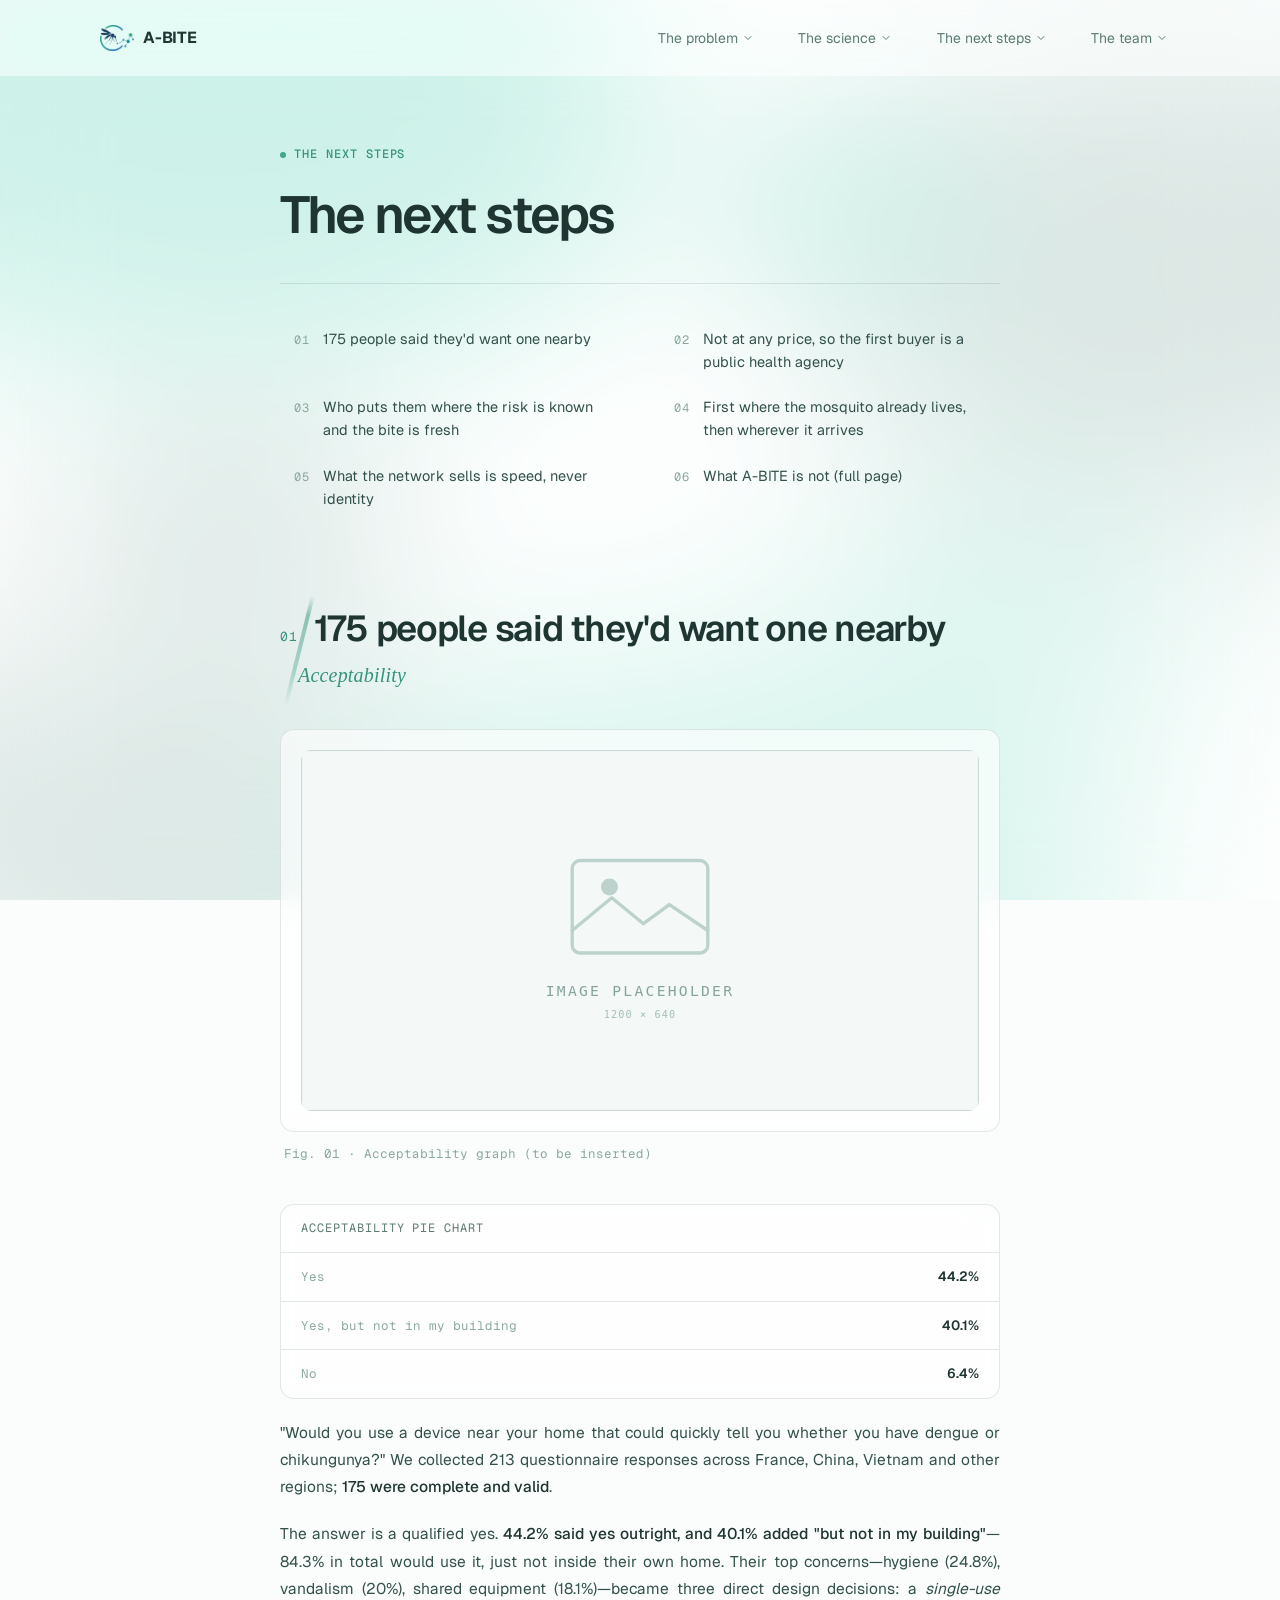
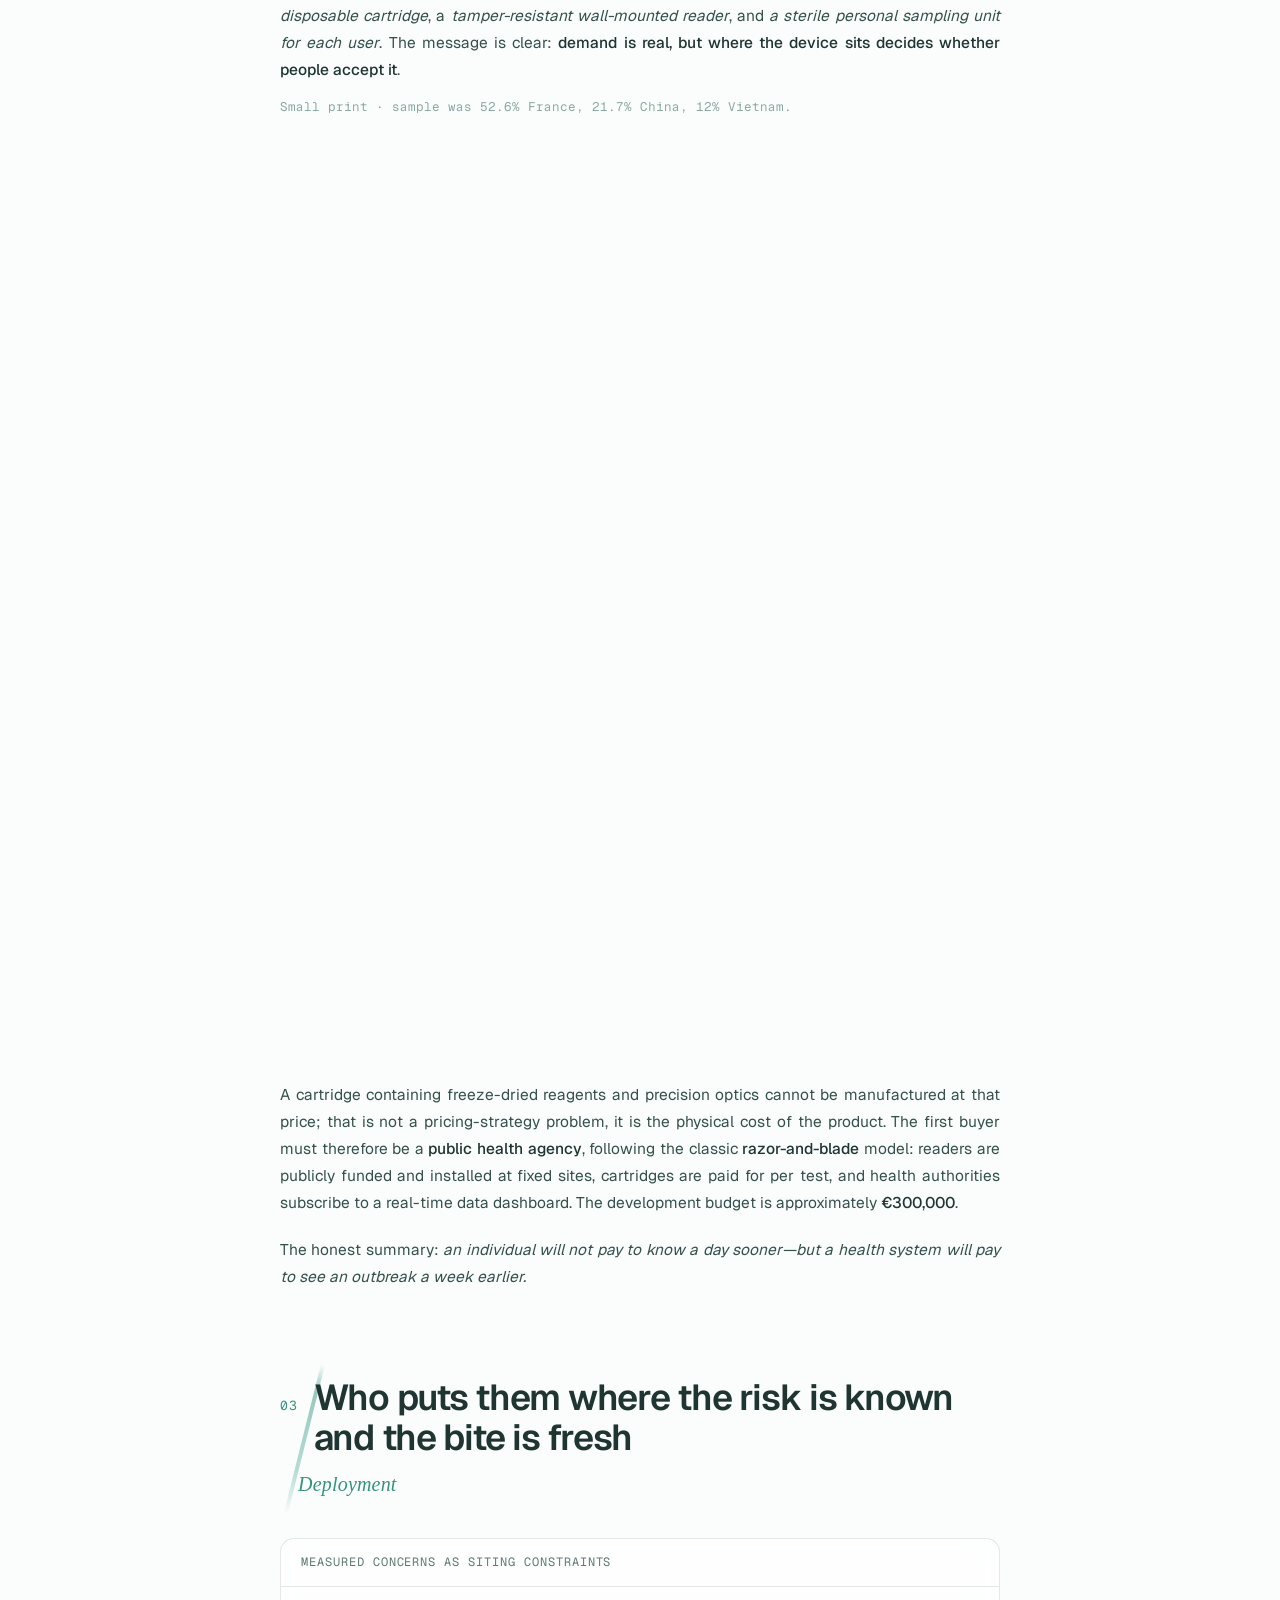
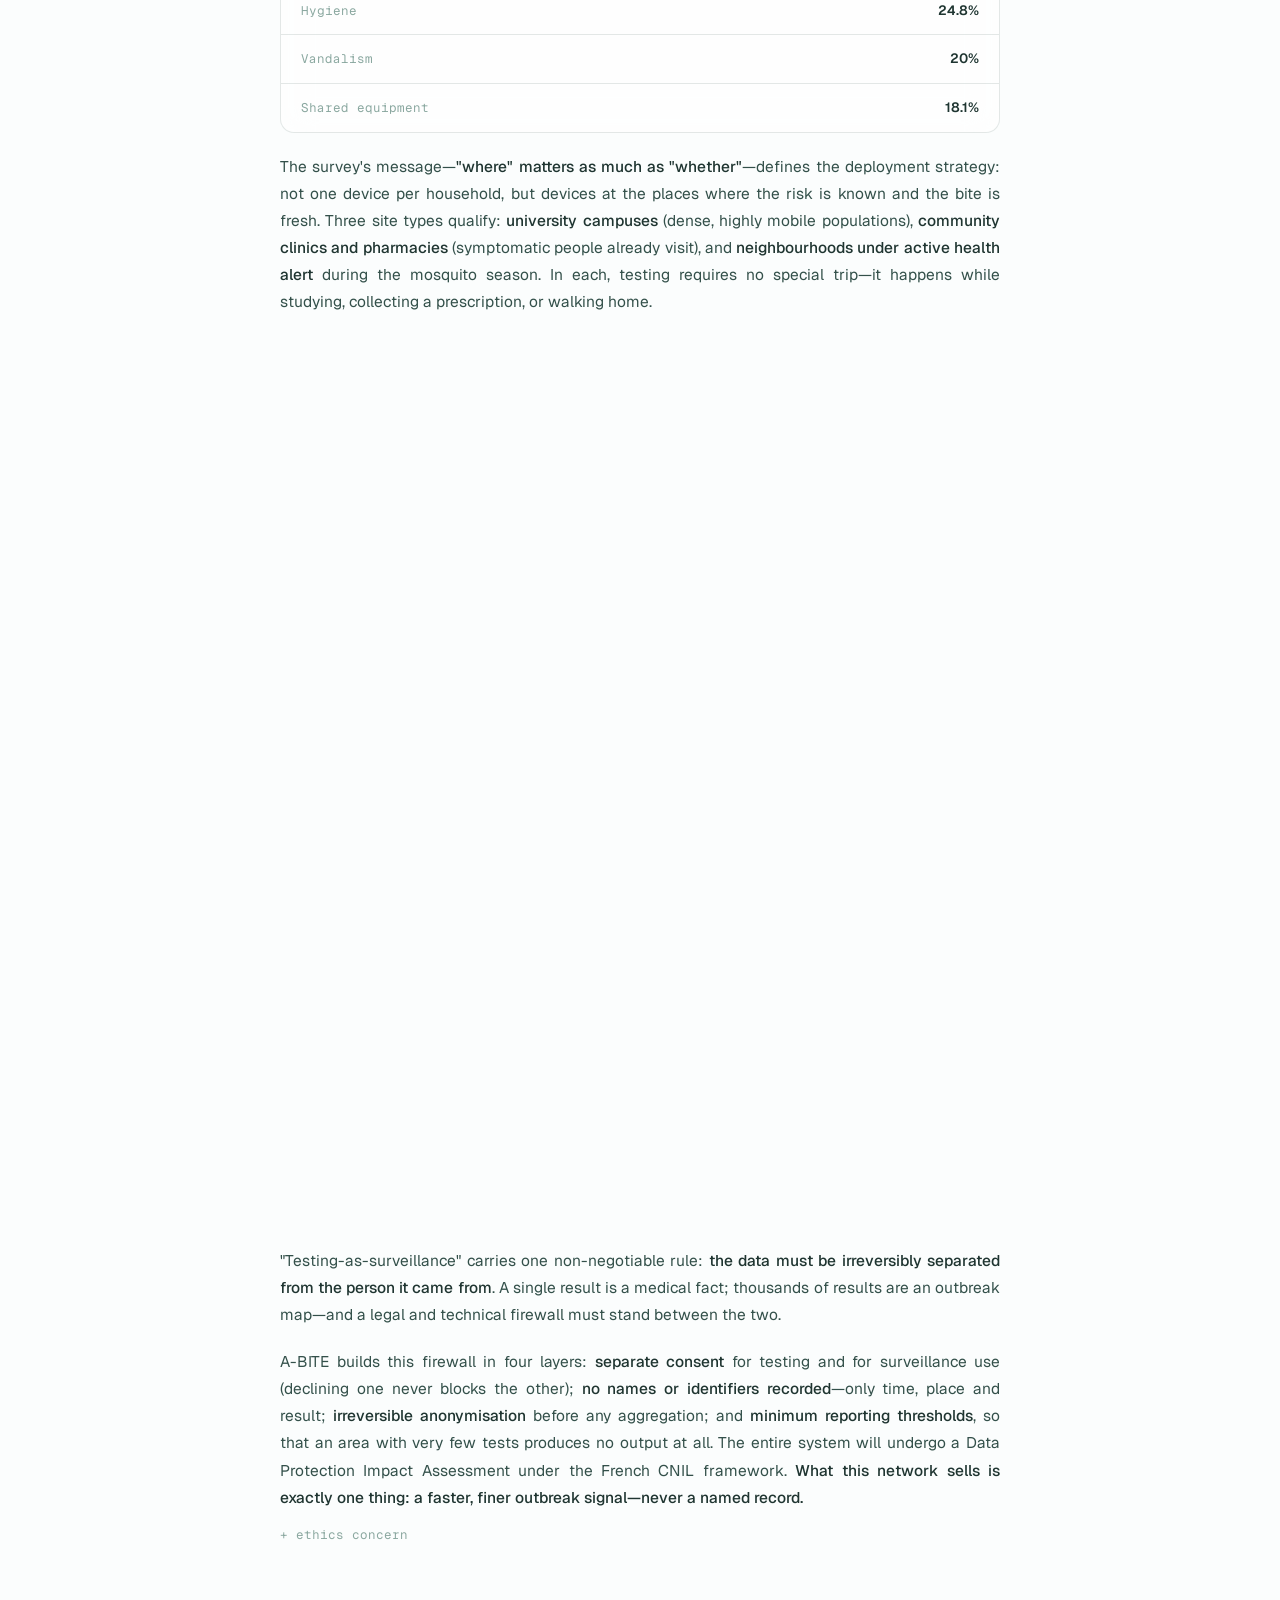
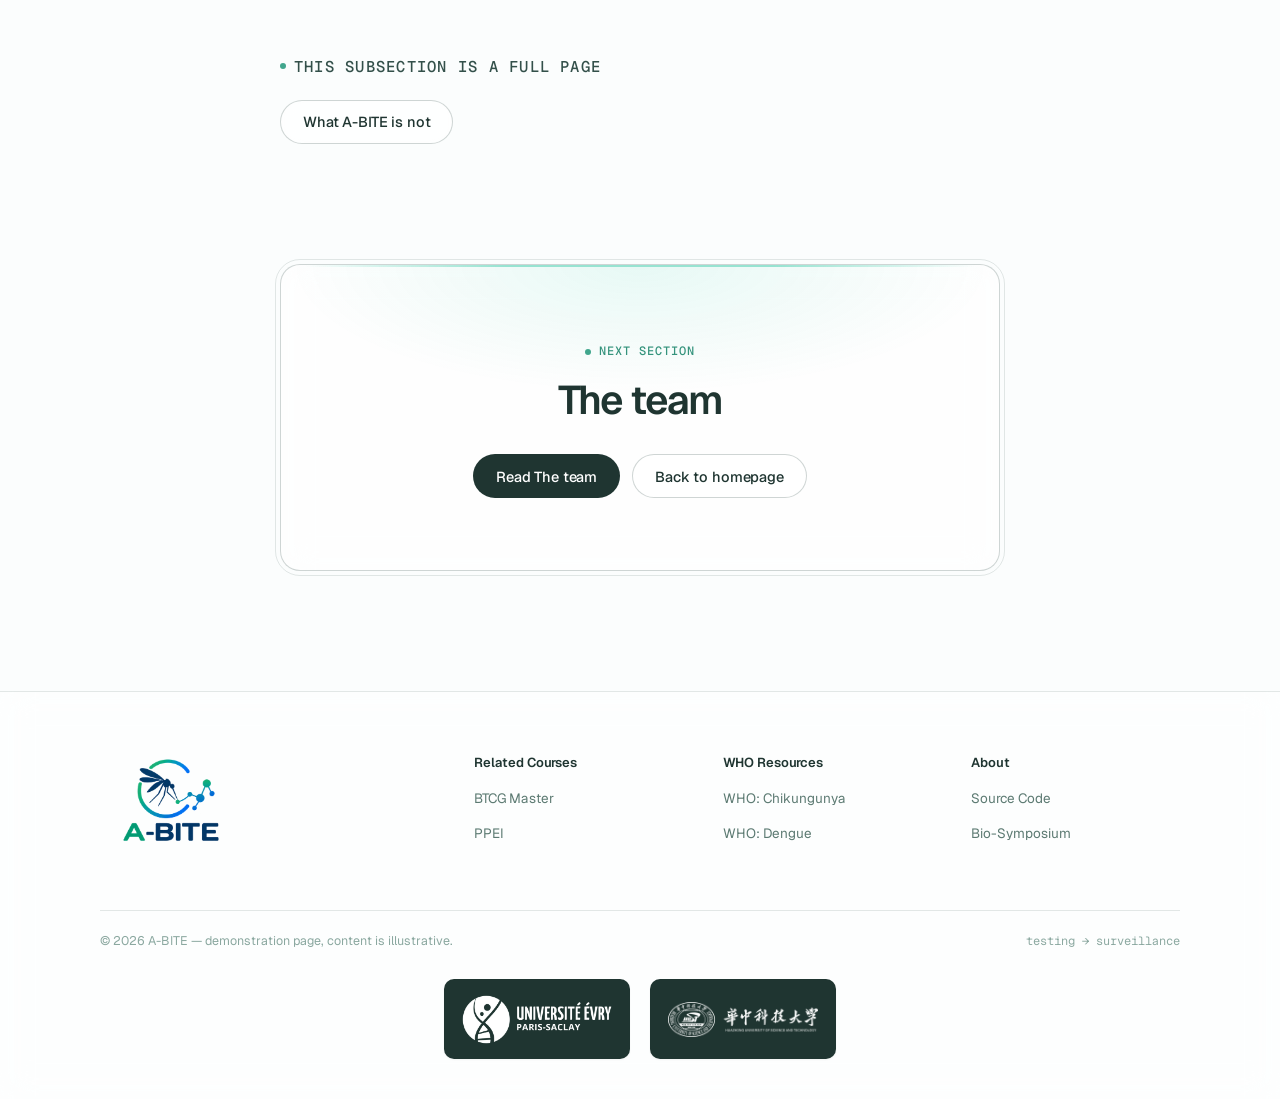
<file: docs/the-next-steps.html>
<!DOCTYPE html>
<html lang="en">
<head>
  <meta charset="UTF-8">
  <meta name="viewport" content="width=device-width, initial-scale=1.0, viewport-fit=cover">
  <title>The next steps — A-BITE</title>
  <link rel="icon" type="image/svg+xml" href="../Assets/icons/favicon.svg">
  <link rel="preconnect" href="https://fonts.googleapis.com">
  <link rel="preconnect" href="https://fonts.gstatic.com" crossorigin>
  <link href="https://fonts.googleapis.com/css2?family=Geist:wght@400;500;600;700&family=Geist+Mono:wght@400;500&display=swap" rel="stylesheet">
  <link rel="stylesheet" href="../Styles/base/variables.css">
  <link rel="stylesheet" href="../Styles/base/reset.css">
  <link rel="stylesheet" href="../Styles/components/buttons.css">
  <link rel="stylesheet" href="../Styles/components/navbar.css">
  <link rel="stylesheet" href="../Styles/components/navbar-dropdown.css">
  <link rel="stylesheet" href="../Styles/components/background.css">
  <link rel="stylesheet" href="../Styles/components/footer.css">
  <link rel="stylesheet" href="../Styles/components/back-to-top.css">  <!-- 返回顶部悬浮按钮（全站共享，components.js 注入） -->
  <link rel="stylesheet" href="../Styles/pages/content.css">
  <!-- 背景与导航栏由 components.js 注入（全站一份源码）；main.js 绑定导航交互 -->
  <script src="../js/components.js" defer></script>
  <script src="../js/main.js" defer></script>
</head>
<body>

  <header class="page-head container">
    <p class="micro-label reveal">The next steps</p>
    <h1 class="reveal" style="--reveal-delay:.08s">The next steps</h1>
    <hr class="head-rule reveal" style="--reveal-delay:.16s">
  </header>

  <!-- 章节速览 -->
  <nav class="toc container reveal" aria-label="Table of contents">
    <a href="#acceptability"><span class="toc-num">01</span>175 people said they'd want one nearby</a>
    <a href="#business-model"><span class="toc-num">02</span>Not at any price, so the first buyer is a public health agency</a>
    <a href="#deployment"><span class="toc-num">03</span>Who puts them where the risk is known and the bite is fresh</a>
    <a href="#expansion"><span class="toc-num">04</span>First where the mosquito already lives, then wherever it arrives</a>
    <a href="#data-ethics"><span class="toc-num">05</span>What the network sells is speed, never identity</a>
    <a href="what-a-bite-is-not.html"><span class="toc-num">06</span>What A-BITE is not (full page)</a>
  </nav>

  <main>

    <!-- 01 接受度：问卷结果 + 饼图数据 + 样本构成（图待插入） -->
    <section id="acceptability" class="content-section">
      <div class="prose container">
        <h2 class="reveal"><span class="num">01</span>175 people said they'd want one nearby</h2>
        <p class="sec-sub reveal">Acceptability</p>

        <figure class="figure reveal">
          <div class="figure-frame">
            <img src="../Assets/images/placeholder-figure.svg" alt="Acceptability graph placeholder" loading="lazy" decoding="async">
          </div>
          <figcaption>Fig. 01 &middot; Acceptability graph (to be inserted)</figcaption>
        </figure>

        <div class="data-rows reveal">
          <header>Acceptability pie chart</header>
          <div class="data-row"><span class="k">Yes</span><span class="v"><b>44.2%</b></span></div>
          <div class="data-row"><span class="k">Yes, but not in my building</span><span class="v"><b>40.1%</b></span></div>
          <div class="data-row"><span class="k">No</span><span class="v"><b>6.4%</b></span></div>
        </div>

        <p class="reveal">"Would you use a device near your home that could quickly tell you whether you have dengue or chikungunya?" We collected 213 questionnaire responses across France, China, Vietnam and other regions; <strong>175 were complete and valid</strong>.</p>

        <p class="reveal">The answer is a qualified yes. <strong>44.2% said yes outright, and 40.1% added "but not in my building"</strong>&mdash;84.3% in total would use it, just not inside their own home. Their top concerns&mdash;hygiene (24.8%), vandalism (20%), shared equipment (18.1%)&mdash;became three direct design decisions: a <em>single-use disposable cartridge</em>, a <em>tamper-resistant wall-mounted reader</em>, and <em>a sterile personal sampling unit for each user</em>. The message is clear: <strong>demand is real, but where the device sits decides whether people accept it</strong>.</p>

        <p class="ref-cite reveal">Small print &middot; sample was 52.6% France, 21.7% China, 12% Vietnam.</p>
      </div>
    </section>

    <!-- 02 价格与商业模式：饼图数据 + 付费方判断 + B2G 模型（预算待补） -->
    <section id="business-model" class="content-section">
      <div class="prose container">
        <h2 class="reveal"><span class="num">02</span>Not at any price, so the first buyer is a public health agency</h2>
        <p class="sec-sub reveal">Business model</p>

        <figure class="figure reveal">
          <div class="figure-frame">
            <img src="../Assets/images/placeholder-figure.svg" alt="Budget placeholder" loading="lazy" decoding="async">
          </div>
          <figcaption>Fig. 02 &middot; Budget (to be inserted)</figcaption>
        </figure>

        <div class="data-rows reveal">
          <header>Price pie chart</header>
          <div class="data-row"><span class="k">Stop at €5</span><span class="v"><b>38.3%</b></span></div>
          <div class="data-row"><span class="k">Stop at €1</span><span class="v"><b>29.7%</b></span></div>
        </div>

        <p class="reveal">The survey was equally clear on price: <strong>more than two-thirds of respondents would not pay more than &euro;5</strong> for a complete test&mdash;the price of a coffee.</p>

        <p class="reveal">A cartridge containing freeze-dried reagents and precision optics cannot be manufactured at that price; that is not a pricing-strategy problem, it is the physical cost of the product. The first buyer must therefore be a <strong>public health agency</strong>, following the classic <strong>razor-and-blade</strong> model: readers are publicly funded and installed at fixed sites, cartridges are paid for per test, and health authorities subscribe to a real-time data dashboard. The development budget is approximately <strong>&euro;300,000</strong>.</p>

        <p class="reveal">The honest summary: <em>an individual will not pay to know a day sooner&mdash;but a health system will pay to see an outbreak a week earlier.</em></p>
      </div>
    </section>

    <!-- 03 布点位置与选址顾虑 -->
    <section id="deployment" class="content-section">
      <div class="prose container">
        <h2 class="reveal"><span class="num">03</span>Who puts them where the risk is known and the bite is fresh</h2>
        <p class="sec-sub reveal">Deployment</p>

        <div class="data-rows reveal">
          <header>Measured concerns as siting constraints</header>
          <div class="data-row"><span class="k">Hygiene</span><span class="v"><b>24.8%</b></span></div>
          <div class="data-row"><span class="k">Vandalism</span><span class="v"><b>20%</b></span></div>
          <div class="data-row"><span class="k">Shared equipment</span><span class="v"><b>18.1%</b></span></div>
        </div>

        <p class="reveal">The survey's message&mdash;<strong>"where" matters as much as "whether"</strong>&mdash;defines the deployment strategy: not one device per household, but devices at the places where the risk is known and the bite is fresh. Three site types qualify: <strong>university campuses</strong> (dense, highly mobile populations), <strong>community clinics and pharmacies</strong> (symptomatic people already visit), and <strong>neighbourhoods under active health alert</strong> during the mosquito season. In each, testing requires no special trip&mdash;it happens while studying, collecting a prescription, or walking home.</p>

        <p class="reveal">The top survey concerns double as siting rules: hygiene &rarr; single-use cartridges; vandalism &rarr; tamper-resistant wall mounting; "shared equipment" aversion &rarr; personal sterile samplers, with sharing limited to the reader you never touch. And deployment <strong>follows the risk</strong>: devices move in with the mosquito season and redeploy when it recedes&mdash;a fleet that travels with the outbreak, not machines left in place for years.</p>
      </div>
    </section>

    <!-- 04 地理扩张与多病原扩展 -->
    <section id="expansion" class="content-section">
      <div class="prose container">
        <h2 class="reveal"><span class="num">04</span>First where the mosquito already lives, then wherever it arrives.</h2>
        <p class="sec-sub reveal">Expansion</p>

        <p class="reveal">The mosquito's map is being redrawn. Over the past thirty years, suitable habitat for <em>Aedes</em> mosquitoes has expanded roughly twenty-fold and continues to push toward higher latitudes (Liu-Helmersson et al.). France recorded its first locally acquired chikungunya cases in 2010; by 2025 the count had reached 809. <strong>The mosquito opens the corridor; the virus follows.</strong></p>

        <p class="reveal">A-BITE expands in two phases. <strong>Phase one</strong>: the tropical and subtropical regions already living with both diseases, where fast diagnosis is needed most urgently. <strong>Phase two</strong>: as the mosquito advances, the newly exposed frontiers&mdash;Southern Europe and beyond&mdash;placing devices <strong>before the first local case appears, not after</strong>. The same logic extends the test menu: same reader, same cartridge&mdash;only the dried reagent formula changes, opening the door to Zika, West Nile and yellow fever without new hardware.</p>

        <p class="ref-cite reveal">Note: only chikungunya and dengue are addressed in this project.</p>
      </div>
    </section>

    <!-- 05 数据分离与伦理框架 -->
    <section id="data-ethics" class="content-section">
      <div class="prose container">
        <h2 class="reveal"><span class="num">05</span>What the network sells is speed, never identity.</h2>
        <p class="sec-sub reveal">Data &amp; ethics</p>

        <p class="reveal">"Testing-as-surveillance" carries one non-negotiable rule: <strong>the data must be irreversibly separated from the person it came from</strong>. A single result is a medical fact; thousands of results are an outbreak map&mdash;and a legal and technical firewall must stand between the two.</p>

        <p class="reveal">A-BITE builds this firewall in four layers: <strong>separate consent</strong> for testing and for surveillance use (declining one never blocks the other); <strong>no names or identifiers recorded</strong>&mdash;only time, place and result; <strong>irreversible anonymisation</strong> before any aggregation; and <strong>minimum reporting thresholds</strong>, so that an area with very few tests produces no output at all. The entire system will undergo a Data Protection Impact Assessment under the French CNIL framework. <strong>What this network sells is exactly one thing: a faster, finer outbreak signal&mdash;never a named record.</strong></p>

        <p class="ref-cite reveal">+ ethics concern</p>
      </div>
    </section>

    <!-- 整页子节入口 -->
    <section id="what-a-bite-is-not" class="content-section">
      <div class="prose container">
        <p class="micro-label reveal">This subsection is a full page</p>
        <p class="reveal"><a class="btn btn-secondary" href="what-a-bite-is-not.html">What A-BITE is not</a></p>
      </div>
    </section>

  </main>

  <section class="page-end">
    <div class="container">
      <div class="end-card reveal">
        <p class="micro-label">Next section</p>
        <h2>The team</h2>
        <div class="end-actions">
          <a class="btn btn-primary" href="team/the-team.html">Read The team</a>
          <a class="btn btn-secondary" href="../index.html">Back to homepage</a>
        </div>
      </div>
    </div>
  </section>

</body>
</html>
</file>
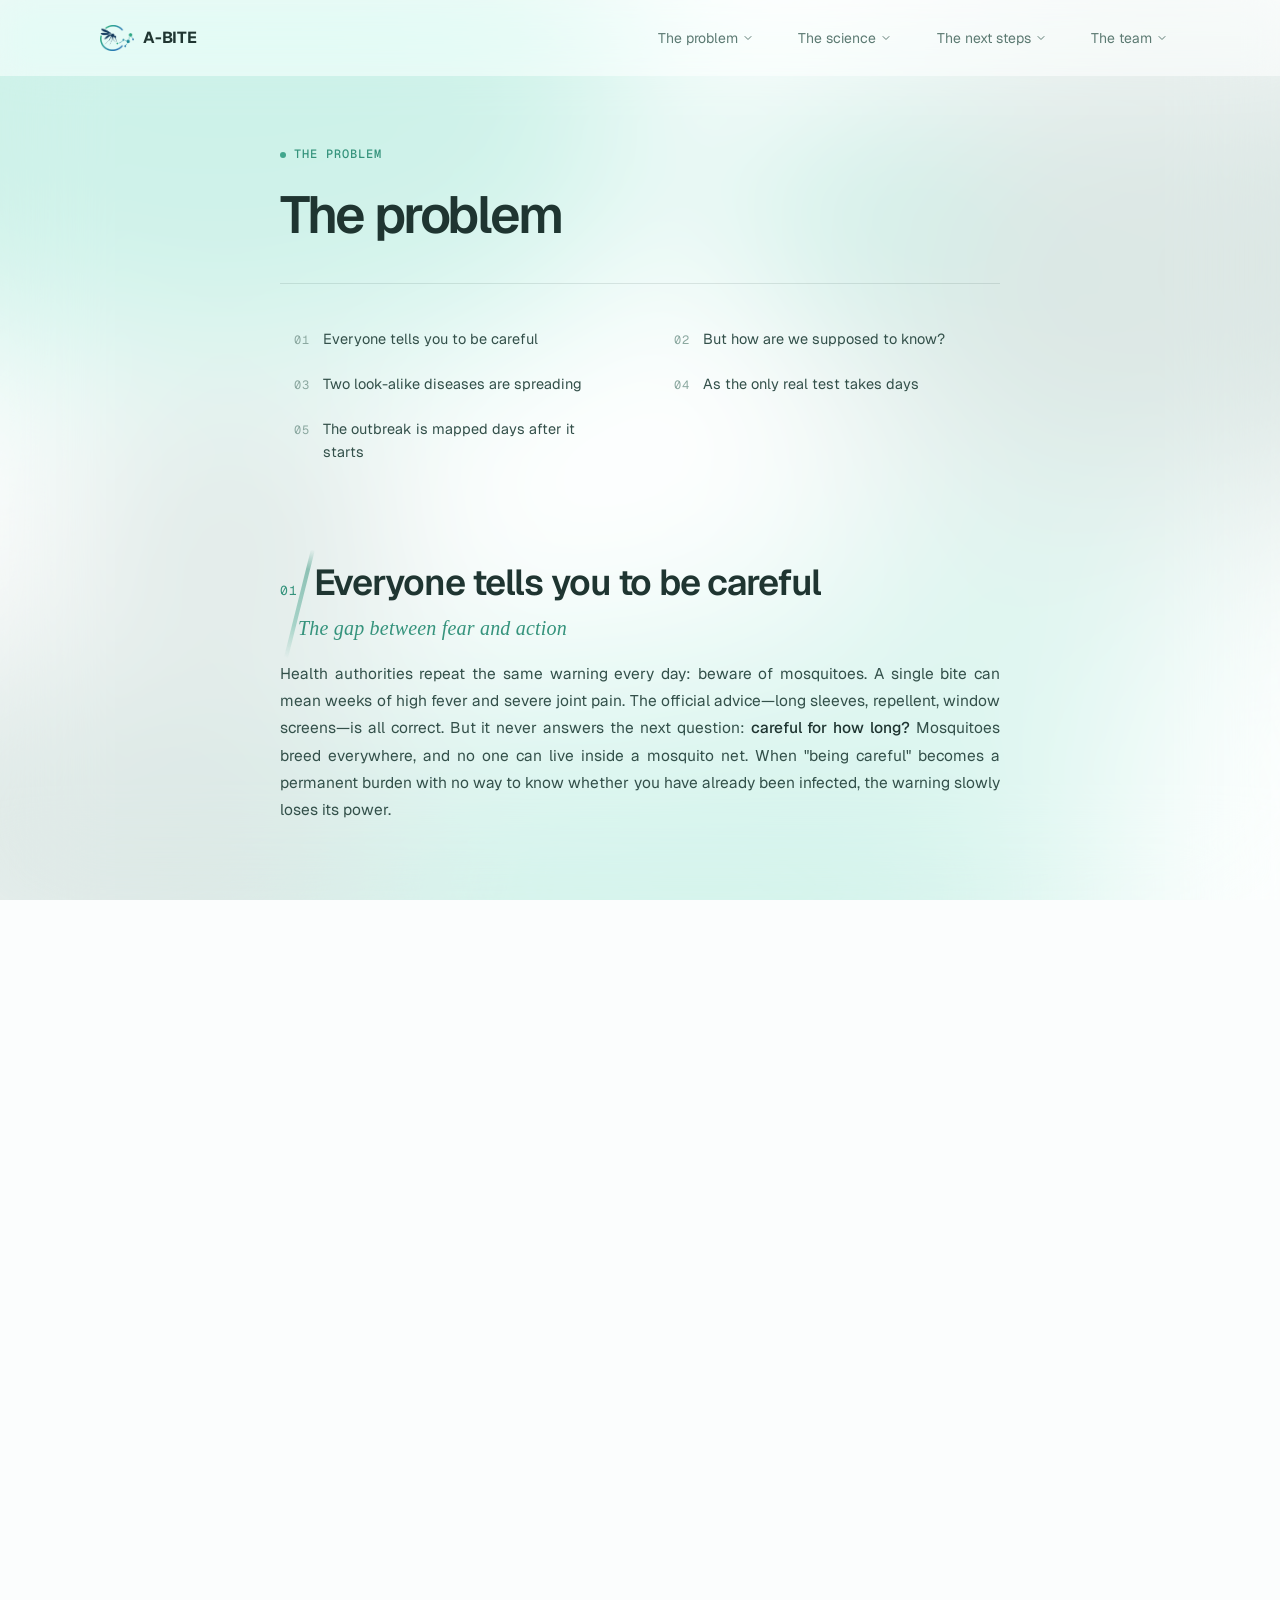
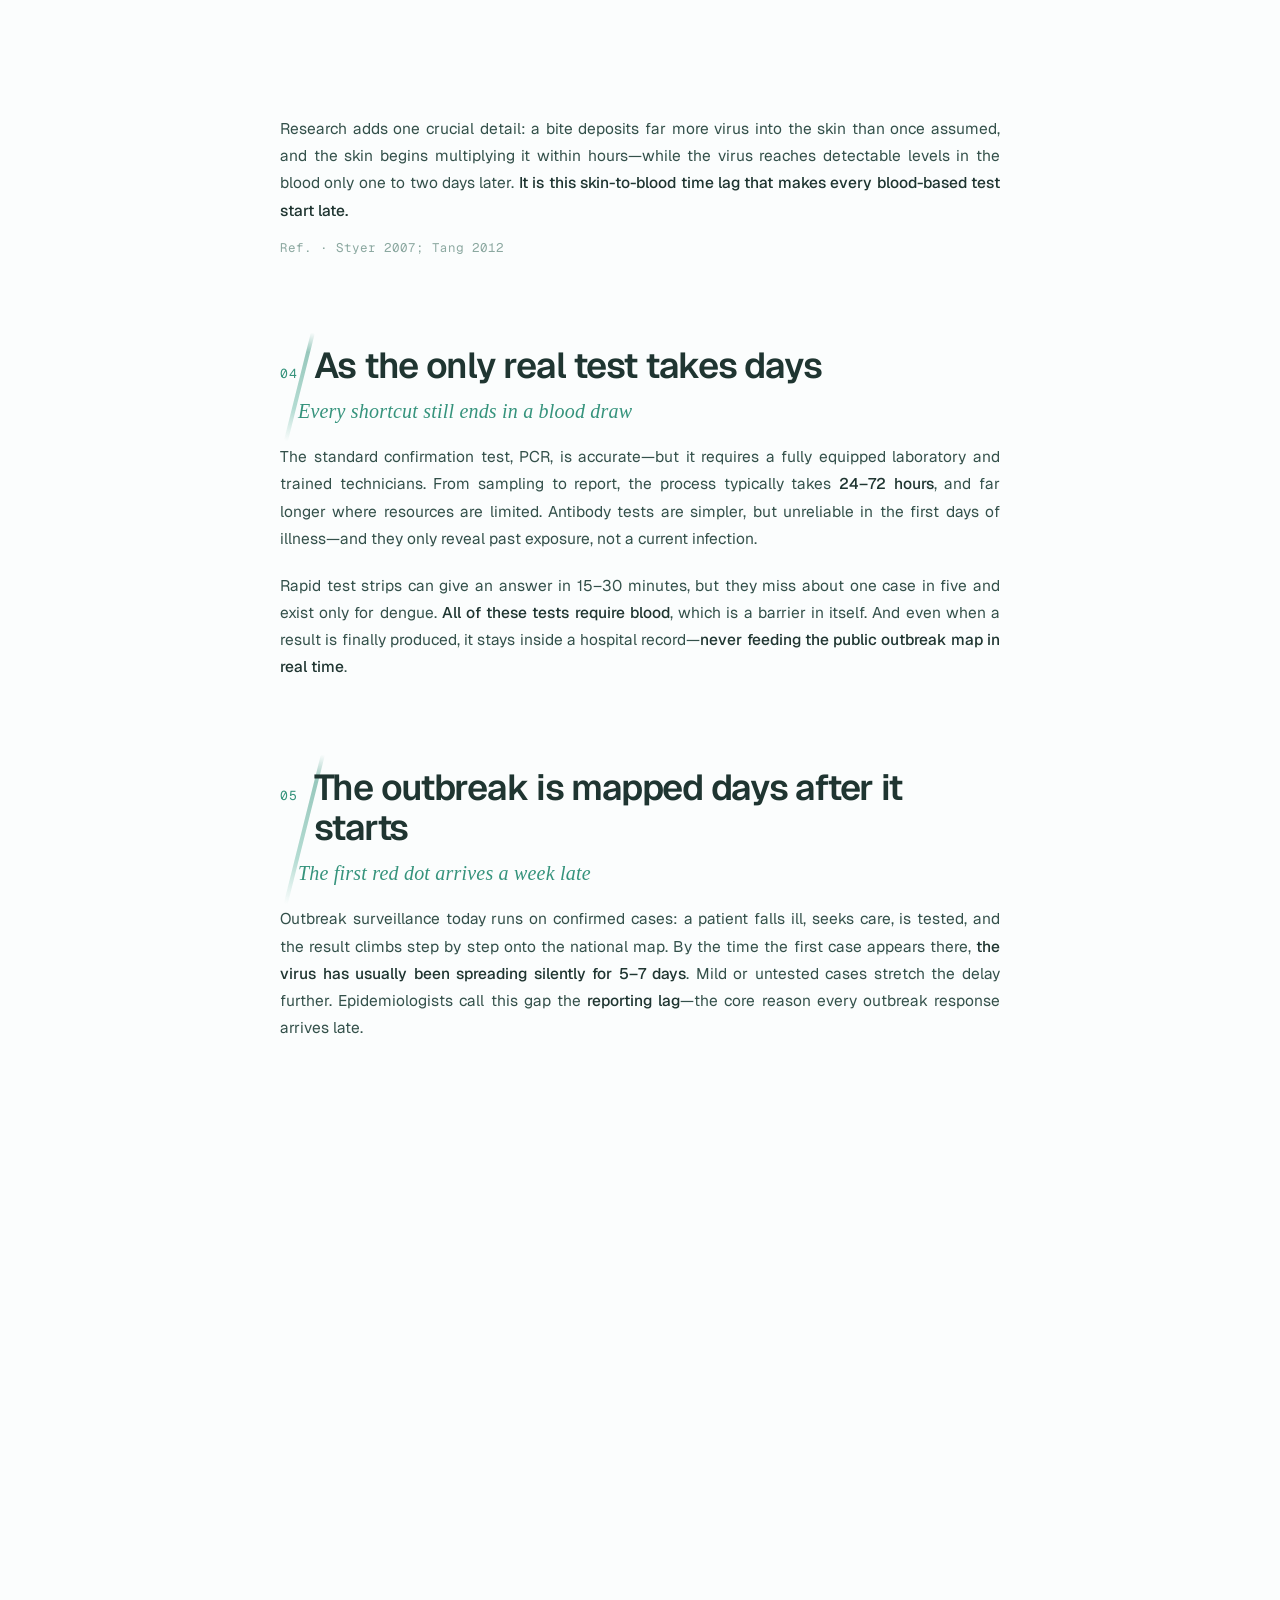
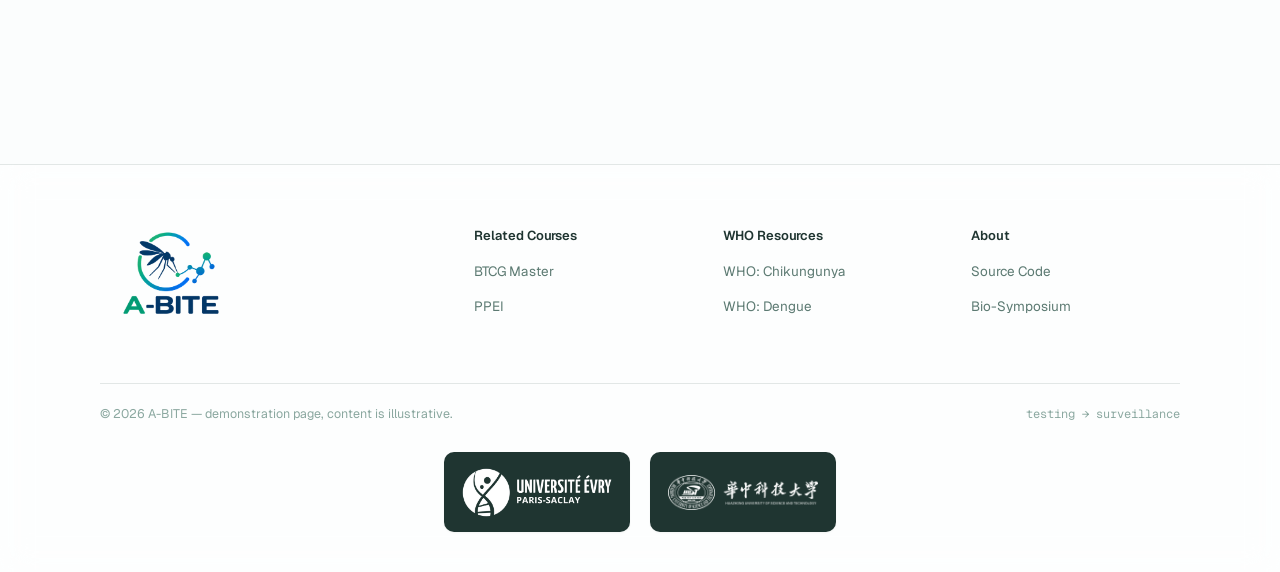
<file: docs/the-problem.html>
<!DOCTYPE html>
<html lang="en">
<head>
  <meta charset="UTF-8">
  <meta name="viewport" content="width=device-width, initial-scale=1.0, viewport-fit=cover">
  <title>The problem — A-BITE</title>
  <link rel="icon" type="image/svg+xml" href="../Assets/icons/favicon.svg">
  <link rel="preconnect" href="https://fonts.googleapis.com">
  <link rel="preconnect" href="https://fonts.gstatic.com" crossorigin>
  <link href="https://fonts.googleapis.com/css2?family=Geist:wght@400;500;600;700&family=Geist+Mono:wght@400;500&display=swap" rel="stylesheet">
  <link rel="stylesheet" href="../Styles/base/variables.css">
  <link rel="stylesheet" href="../Styles/base/reset.css">
  <link rel="stylesheet" href="../Styles/components/buttons.css">
  <link rel="stylesheet" href="../Styles/components/navbar.css">
  <link rel="stylesheet" href="../Styles/components/navbar-dropdown.css">
  <link rel="stylesheet" href="../Styles/components/background.css">
  <link rel="stylesheet" href="../Styles/components/footer.css">
  <link rel="stylesheet" href="../Styles/components/back-to-top.css">  <!-- 返回顶部悬浮按钮（全站共享，components.js 注入） -->
  <link rel="stylesheet" href="../Styles/pages/content.css">
  <!-- 背景与导航栏由 components.js 注入（全站一份源码）；main.js 绑定导航交互 -->
  <script src="../js/components.js" defer></script>
  <script src="../js/main.js" defer></script>
</head>
<body>

  <!-- 页头：本 section 为顶层栏目，无上层面包屑 -->
  <header class="page-head container">
    <p class="micro-label reveal">The problem</p>
    <h1 class="reveal" style="--reveal-delay:.08s">The problem</h1>
    <hr class="head-rule reveal" style="--reveal-delay:.16s">
  </header>

  <!-- 章节速览：每条为完整句标题，充当本章摘要 -->
  <nav class="toc container reveal" aria-label="Table of contents">
    <a href="#be-careful"><span class="toc-num">01</span>Everyone tells you to be careful</a>
    <a href="#how-to-know"><span class="toc-num">02</span>But how are we supposed to know?</a>
    <a href="#look-alike-diseases"><span class="toc-num">03</span>Two look-alike diseases are spreading</a>
    <a href="#tests-take-days"><span class="toc-num">04</span>As the only real test takes days</a>
    <a href="#delayed-mapping"><span class="toc-num">05</span>The outbreak is mapped days after it starts</a>
  </nav>

  <main>

    <section id="be-careful" class="content-section">
      <div class="prose container">
        <h2 class="reveal"><span class="num">01</span>Everyone tells you to be careful</h2>
        <p class="sec-sub reveal">The gap between fear and action</p>

        <p class="reveal">Health authorities repeat the same warning every day: beware of mosquitoes. A single bite can mean weeks of high fever and severe joint pain. The official advice&mdash;long sleeves, repellent, window screens&mdash;is all correct. But it never answers the next question: <strong>careful for how long?</strong> Mosquitoes breed everywhere, and no one can live inside a mosquito net. When "being careful" becomes a permanent burden with no way to know whether you have already been infected, the warning slowly loses its power.</p>

        <p class="reveal">A small A-BITE questionnaire (213 respondents across France, China, Vietnam and other regions) captures the gap: nearly 85% would like a testing device nearby, yet over 20% worry about hygiene and shared equipment. <strong>People are told to be careful, but have no way to find out whether they are already infected.</strong> This uncertainty is the biggest blind spot in public-health communication today.</p>
      </div>
    </section>

    <section id="how-to-know" class="content-section">
      <div class="prose container">
        <h2 class="reveal"><span class="num">02</span>But how are we supposed to know?</h2>
        <p class="sec-sub reveal">No answer in the critical window</p>

        <p class="reveal">Knowing you should be careful is one thing; knowing whether you are already infected is another. When fever, joint pain and a rash follow a mosquito bite, the obvious question is: dengue or chikungunya? Yet <strong>no combination of symptoms can reliably tell the two diseases apart</strong>.</p>

        <p class="reveal">Both illnesses begin in the same way: sudden high fever, headache, muscle pain and rash. The differences emerge only later&mdash;and they call for different care. So in the first days, the window that matters most, patients and doctors can only guess and wait for laboratory results. More unsettling still, <strong>roughly a quarter to a half of infected people never develop symptoms at all</strong>, unknowingly passing the virus on.</p>
      </div>
    </section>

    <section id="look-alike-diseases" class="content-section">
      <div class="prose container">
        <h2 class="reveal"><span class="num">03</span>Two look-alike diseases are spreading</h2>
        <p class="sec-sub reveal">Same mosquito, same season, same map</p>

        <p class="reveal">Dengue and chikungunya are among the fastest-spreading mosquito-borne diseases in the world. Dengue infects an estimated 390 million people each year (WHO, 2025); chikungunya has reached more than 100 countries, and France alone reported 809 cases in 2025. The two viruses share the same mosquito, the same regions and the same seasons&mdash;<strong>health systems must track both at once, with tools that are too slow for either</strong>.</p>

        <p class="reveal">Research adds one crucial detail: a bite deposits far more virus into the skin than once assumed, and the skin begins multiplying it within hours&mdash;while the virus reaches detectable levels in the blood only one to two days later. <strong>It is this skin-to-blood time lag that makes every blood-based test start late.</strong></p>

        <p class="ref-cite reveal">Ref. &middot; Styer 2007; Tang 2012</p>
      </div>
    </section>

    <section id="tests-take-days" class="content-section">
      <div class="prose container">
        <h2 class="reveal"><span class="num">04</span>As the only real test takes days</h2>
        <p class="sec-sub reveal">Every shortcut still ends in a blood draw</p>

        <p class="reveal">The standard confirmation test, PCR, is accurate&mdash;but it requires a fully equipped laboratory and trained technicians. From sampling to report, the process typically takes <strong>24&ndash;72 hours</strong>, and far longer where resources are limited. Antibody tests are simpler, but unreliable in the first days of illness&mdash;and they only reveal past exposure, not a current infection.</p>

        <p class="reveal">Rapid test strips can give an answer in 15&ndash;30 minutes, but they miss about one case in five and exist only for dengue. <strong>All of these tests require blood</strong>, which is a barrier in itself. And even when a result is finally produced, it stays inside a hospital record&mdash;<strong>never feeding the public outbreak map in real time</strong>.</p>
      </div>
    </section>

    <section id="delayed-mapping" class="content-section">
      <div class="prose container">
        <h2 class="reveal"><span class="num">05</span>The outbreak is mapped days after it starts</h2>
        <p class="sec-sub reveal">The first red dot arrives a week late</p>

        <p class="reveal">Outbreak surveillance today runs on confirmed cases: a patient falls ill, seeks care, is tested, and the result climbs step by step onto the national map. By the time the first case appears there, <strong>the virus has usually been spreading silently for 5&ndash;7 days</strong>. Mild or untested cases stretch the delay further. Epidemiologists call this gap the <strong>reporting lag</strong>&mdash;the core reason every outbreak response arrives late.</p>

        <p class="reveal">Faster methods do exist in the research literature&mdash;portable tests that deliver a result in under an hour&mdash;but they remain small-scale pilots, not a routine, wide-coverage surveillance network.</p>

        <p class="reveal">A-BITE's "testing-as-surveillance" vision is designed to close exactly this gap: <strong>every anonymised test result automatically becomes a data point on the outbreak map</strong>. The moment a result is generated, it is already a surveillance signal&mdash;compressing detection delay from days down to hours.</p>
      </div>
    </section>

  </main>

  <section class="page-end">
    <div class="container">
      <div class="end-card reveal">
        <p class="micro-label">Next section</p>
        <h2>The science</h2>
        <div class="end-actions">
          <a class="btn btn-primary" href="the-science.html">Read The science</a>
          <a class="btn btn-secondary" href="../index.html">Back to homepage</a>
        </div>
      </div>
    </div>
  </section>

</body>
</html>
</file>
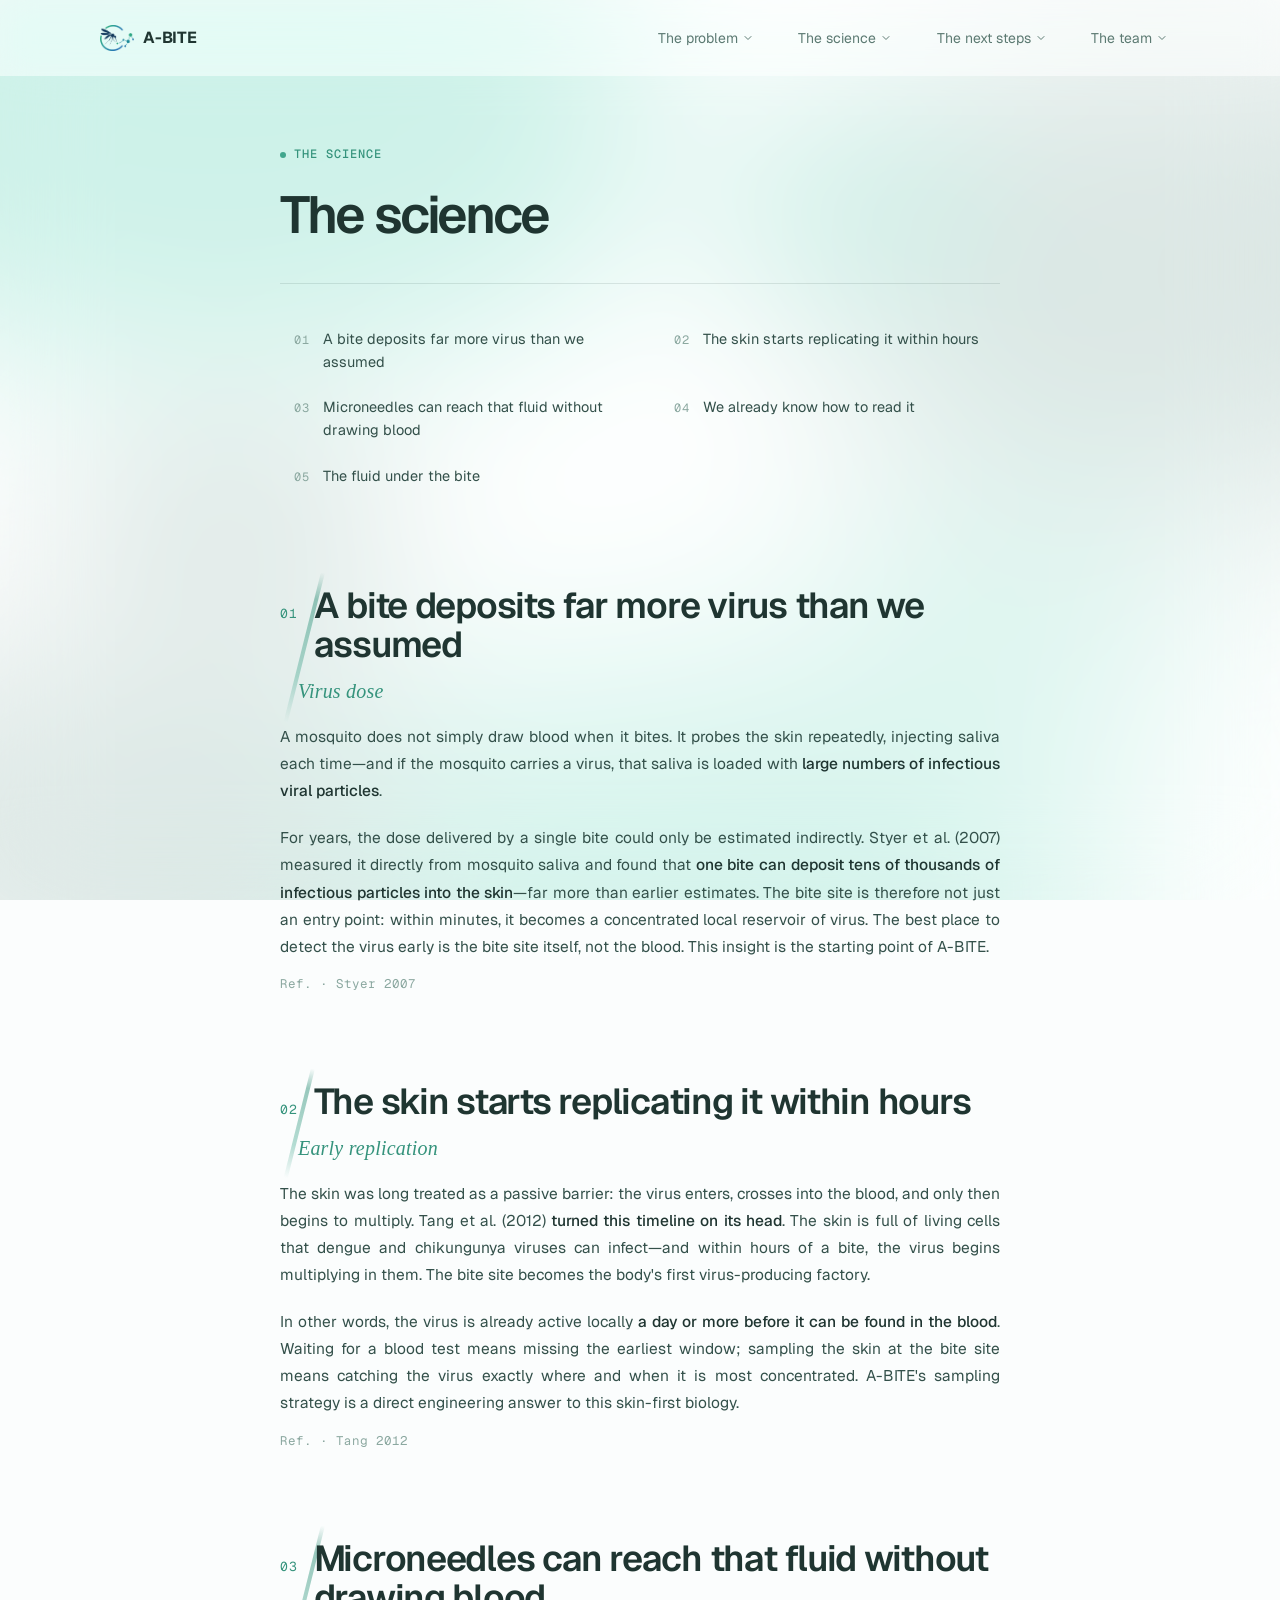
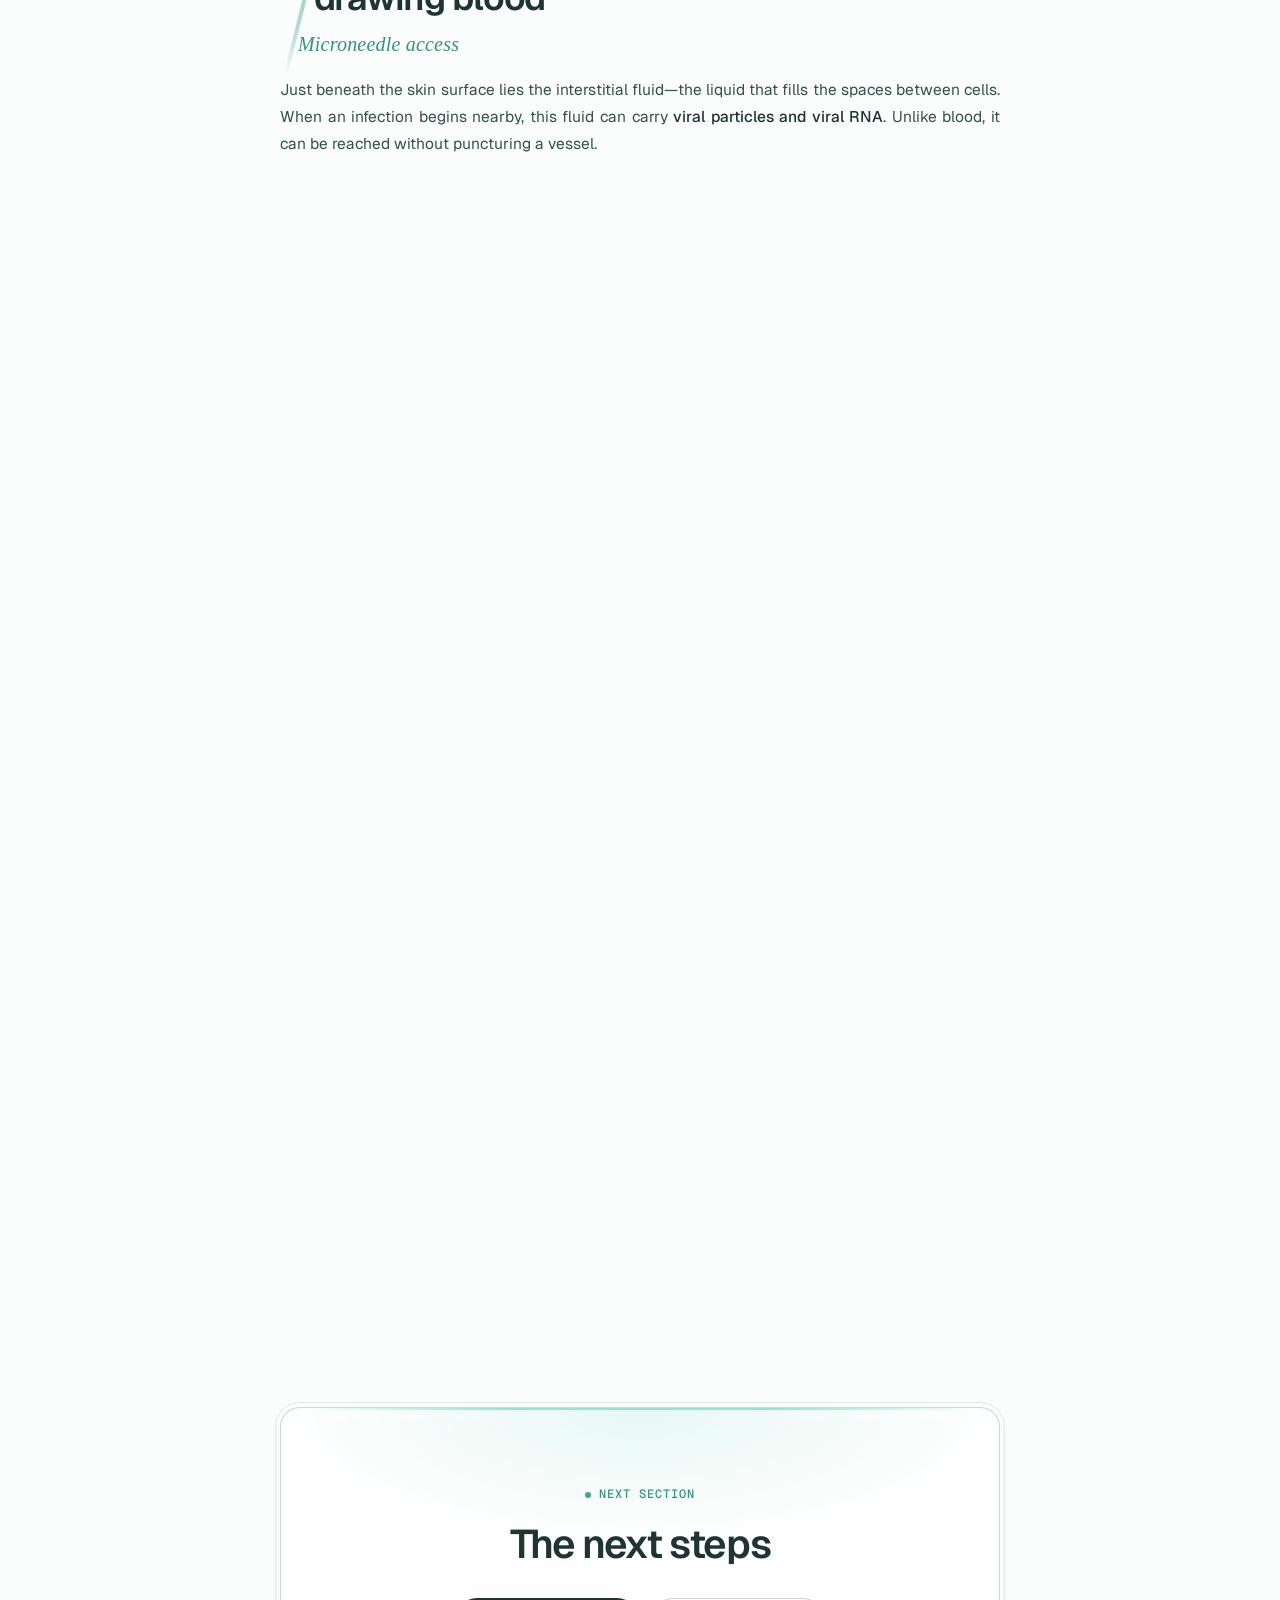
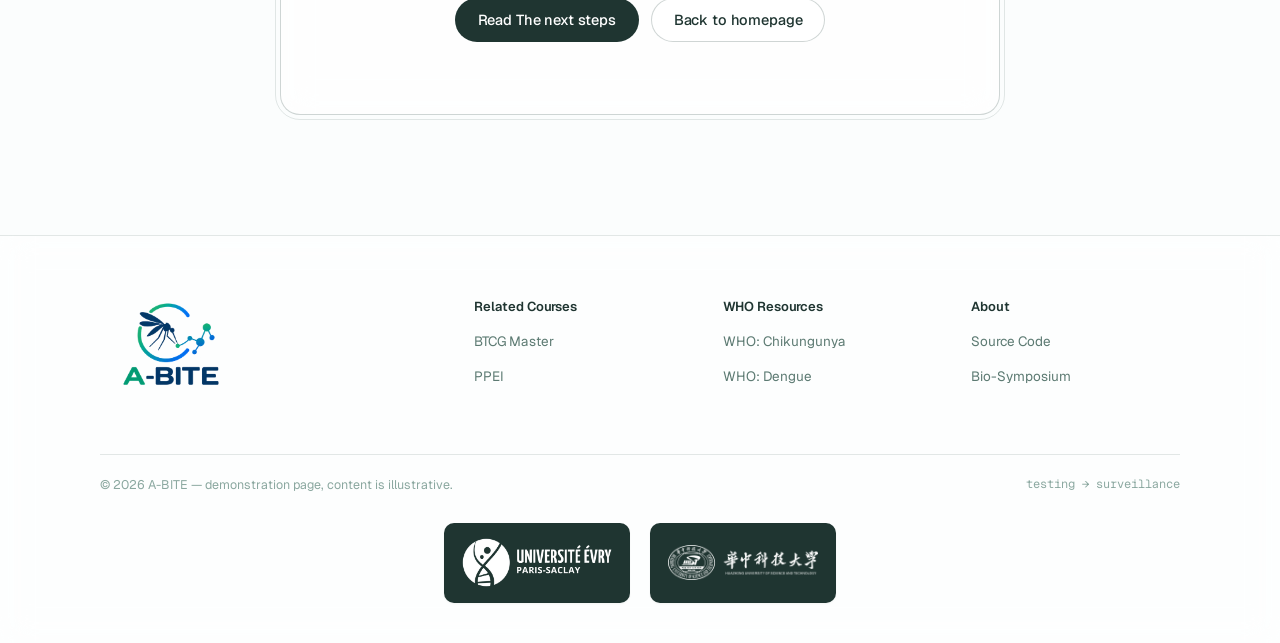
<file: docs/the-science.html>
<!DOCTYPE html>
<html lang="en">
<head>
  <meta charset="UTF-8">
  <meta name="viewport" content="width=device-width, initial-scale=1.0, viewport-fit=cover">
  <title>The science — A-BITE</title>
  <link rel="icon" type="image/svg+xml" href="../Assets/icons/favicon.svg">
  <link rel="preconnect" href="https://fonts.googleapis.com">
  <link rel="preconnect" href="https://fonts.gstatic.com" crossorigin>
  <link href="https://fonts.googleapis.com/css2?family=Geist:wght@400;500;600;700&family=Geist+Mono:wght@400;500&display=swap" rel="stylesheet">
  <link rel="stylesheet" href="../Styles/base/variables.css">
  <link rel="stylesheet" href="../Styles/base/reset.css">
  <link rel="stylesheet" href="../Styles/components/buttons.css">
  <link rel="stylesheet" href="../Styles/components/navbar.css">
  <link rel="stylesheet" href="../Styles/components/navbar-dropdown.css">
  <link rel="stylesheet" href="../Styles/components/background.css">
  <link rel="stylesheet" href="../Styles/components/footer.css">
  <link rel="stylesheet" href="../Styles/components/back-to-top.css">  <!-- 返回顶部悬浮按钮（全站共享，components.js 注入） -->
  <link rel="stylesheet" href="../Styles/pages/content.css">
  <!-- 背景与导航栏由 components.js 注入（全站一份源码）；main.js 绑定导航交互 -->
  <script src="../js/components.js" defer></script>
  <script src="../js/main.js" defer></script>
</head>
<body>

  <header class="page-head container">
    <p class="micro-label reveal">The science</p>
    <h1 class="reveal" style="--reveal-delay:.08s">The science</h1>
    <hr class="head-rule reveal" style="--reveal-delay:.16s">
  </header>

  <!-- 章节速览：证据链四环 + 待填补的空白 -->
  <nav class="toc container reveal" aria-label="Table of contents">
    <a href="#virus-dose"><span class="toc-num">01</span>A bite deposits far more virus than we assumed</a>
    <a href="#early-replication"><span class="toc-num">02</span>The skin starts replicating it within hours</a>
    <a href="#microneedle-access"><span class="toc-num">03</span>Microneedles can reach that fluid without drawing blood</a>
    <a href="#reading-rna"><span class="toc-num">04</span>We already know how to read it</a>
    <a href="#the-gap"><span class="toc-num">05</span>The fluid under the bite</a>
  </nav>

  <main>

    <section id="virus-dose" class="content-section">
      <div class="prose container">
        <h2 class="reveal"><span class="num">01</span>A bite deposits far more virus than we assumed</h2>
        <p class="sec-sub reveal">Virus dose</p>

        <p class="reveal">A mosquito does not simply draw blood when it bites. It probes the skin repeatedly, injecting saliva each time&mdash;and if the mosquito carries a virus, that saliva is loaded with <strong>large numbers of infectious viral particles</strong>.</p>

        <p class="reveal">For years, the dose delivered by a single bite could only be estimated indirectly. Styer et al. (2007) measured it directly from mosquito saliva and found that <strong>one bite can deposit tens of thousands of infectious particles into the skin</strong>&mdash;far more than earlier estimates. The bite site is therefore not just an entry point: within minutes, it becomes a concentrated local reservoir of virus. The best place to detect the virus early is the bite site itself, not the blood. This insight is the starting point of A-BITE.</p>

        <p class="ref-cite reveal">Ref. &middot; Styer 2007</p>
      </div>
    </section>

    <section id="early-replication" class="content-section">
      <div class="prose container">
        <h2 class="reveal"><span class="num">02</span>The skin starts replicating it within hours</h2>
        <p class="sec-sub reveal">Early replication</p>

        <p class="reveal">The skin was long treated as a passive barrier: the virus enters, crosses into the blood, and only then begins to multiply. Tang et al. (2012) <strong>turned this timeline on its head</strong>. The skin is full of living cells that dengue and chikungunya viruses can infect&mdash;and within hours of a bite, the virus begins multiplying in them. The bite site becomes the body's first virus-producing factory.</p>

        <p class="reveal">In other words, the virus is already active locally <strong>a day or more before it can be found in the blood</strong>. Waiting for a blood test means missing the earliest window; sampling the skin at the bite site means catching the virus exactly where and when it is most concentrated. A-BITE's sampling strategy is a direct engineering answer to this skin-first biology.</p>

        <p class="ref-cite reveal">Ref. &middot; Tang 2012</p>
      </div>
    </section>

    <section id="microneedle-access" class="content-section">
      <div class="prose container">
        <h2 class="reveal"><span class="num">03</span>Microneedles can reach that fluid without drawing blood</h2>
        <p class="sec-sub reveal">Microneedle access</p>

        <p class="reveal">Just beneath the skin surface lies the interstitial fluid&mdash;the liquid that fills the spaces between cells. When an infection begins nearby, this fluid can carry <strong>viral particles and viral RNA</strong>. Unlike blood, it can be reached without puncturing a vessel.</p>

        <p class="reveal">Microneedles make this practical. An array of needles less than a millimetre long passes through the outer skin layers but stops above the blood vessels and pain nerves&mdash;the procedure is <strong>painless and blood-free</strong> (Al Sulaiman et al., 2019). A-BITE needs only a few microlitres of fluid, collected by a small patch in under 25 minutes. No syringe, no sharps waste, no professional required&mdash;<strong>sampling becomes as simple as applying a patch</strong>.</p>

        <p class="ref-cite reveal">Ref. &middot; Al Sulaiman 2019</p>
      </div>
    </section>

    <section id="reading-rna" class="content-section">
      <div class="prose container">
        <h2 class="reveal"><span class="num">04</span>We already know how to read it</h2>
        <p class="sec-sub reveal">Reading the RNA</p>

        <p class="reveal">Once the fluid is collected, the device must answer one question quickly: does it contain dengue or chikungunya RNA? A-BITE's answer is <strong>RT-LAMP</strong>&mdash;a molecular test that, unlike PCR, runs at a single constant temperature and needs no repeated heating cycles.</p>

        <p class="reveal">That one simplification changes the hardware completely: a small heater, an LED and a light sensor are enough to amplify a few RNA copies a billion-fold and read the result within <strong>20&ndash;40 minutes</strong>. Researchers have already demonstrated the full chain&mdash;reagents freeze-dried into a disposable tube with no refrigeration (Yaren 2017), detection built into a 3D-printed box (Priye 2017). <strong>In short: the chemistry that turns a drop of skin fluid into a clear yes/no answer already exists, and the instrument can fit in a hand.</strong></p>

        <p class="ref-cite reveal">Ref. &middot; Yaren 2017; Priye 2017; Ribeiro da Silva 2024; Prado 2024</p>
      </div>
    </section>

    <section id="the-gap" class="content-section">
      <div class="prose container">
        <h2 class="reveal"><span class="num">05</span>The fluid under the bite</h2>
        <p class="sec-sub reveal">The link no one has measured</p>

        <p class="reveal">The four links now seem complete: a bite delivers a large viral dose; the skin amplifies it within hours; microneedles can reach that fluid without blood; and a portable test can read the RNA. But one link is missing&mdash;<strong>no published study has ever connected them in a single system</strong>.</p>

        <p class="reveal">The open question is precise: <strong>in the fluid directly beneath a mosquito bite, how much viral RNA appears, and how early?</strong> Viral RNA has been measured in blood, saliva and urine&mdash;but never in the bite-site fluid where it logically appears first. A-BITE's laboratory work is designed to take exactly this measurement. The answer will decide whether the entire "testing-as-surveillance" system is viable&mdash;it is the project's most fundamental scientific checkpoint.</p>

        <p class="ref-cite reveal">No published study &middot; INOVACHIK 2022; Viruses 2024: blood, saliva, urine only (to cite)</p>
      </div>
    </section>

  </main>

  <section class="page-end">
    <div class="container">
      <div class="end-card reveal">
        <p class="micro-label">Next section</p>
        <h2>The next steps</h2>
        <div class="end-actions">
          <a class="btn btn-primary" href="the-next-steps.html">Read The next steps</a>
          <a class="btn btn-secondary" href="../index.html">Back to homepage</a>
        </div>
      </div>
    </div>
  </section>

</body>
</html>
</file>
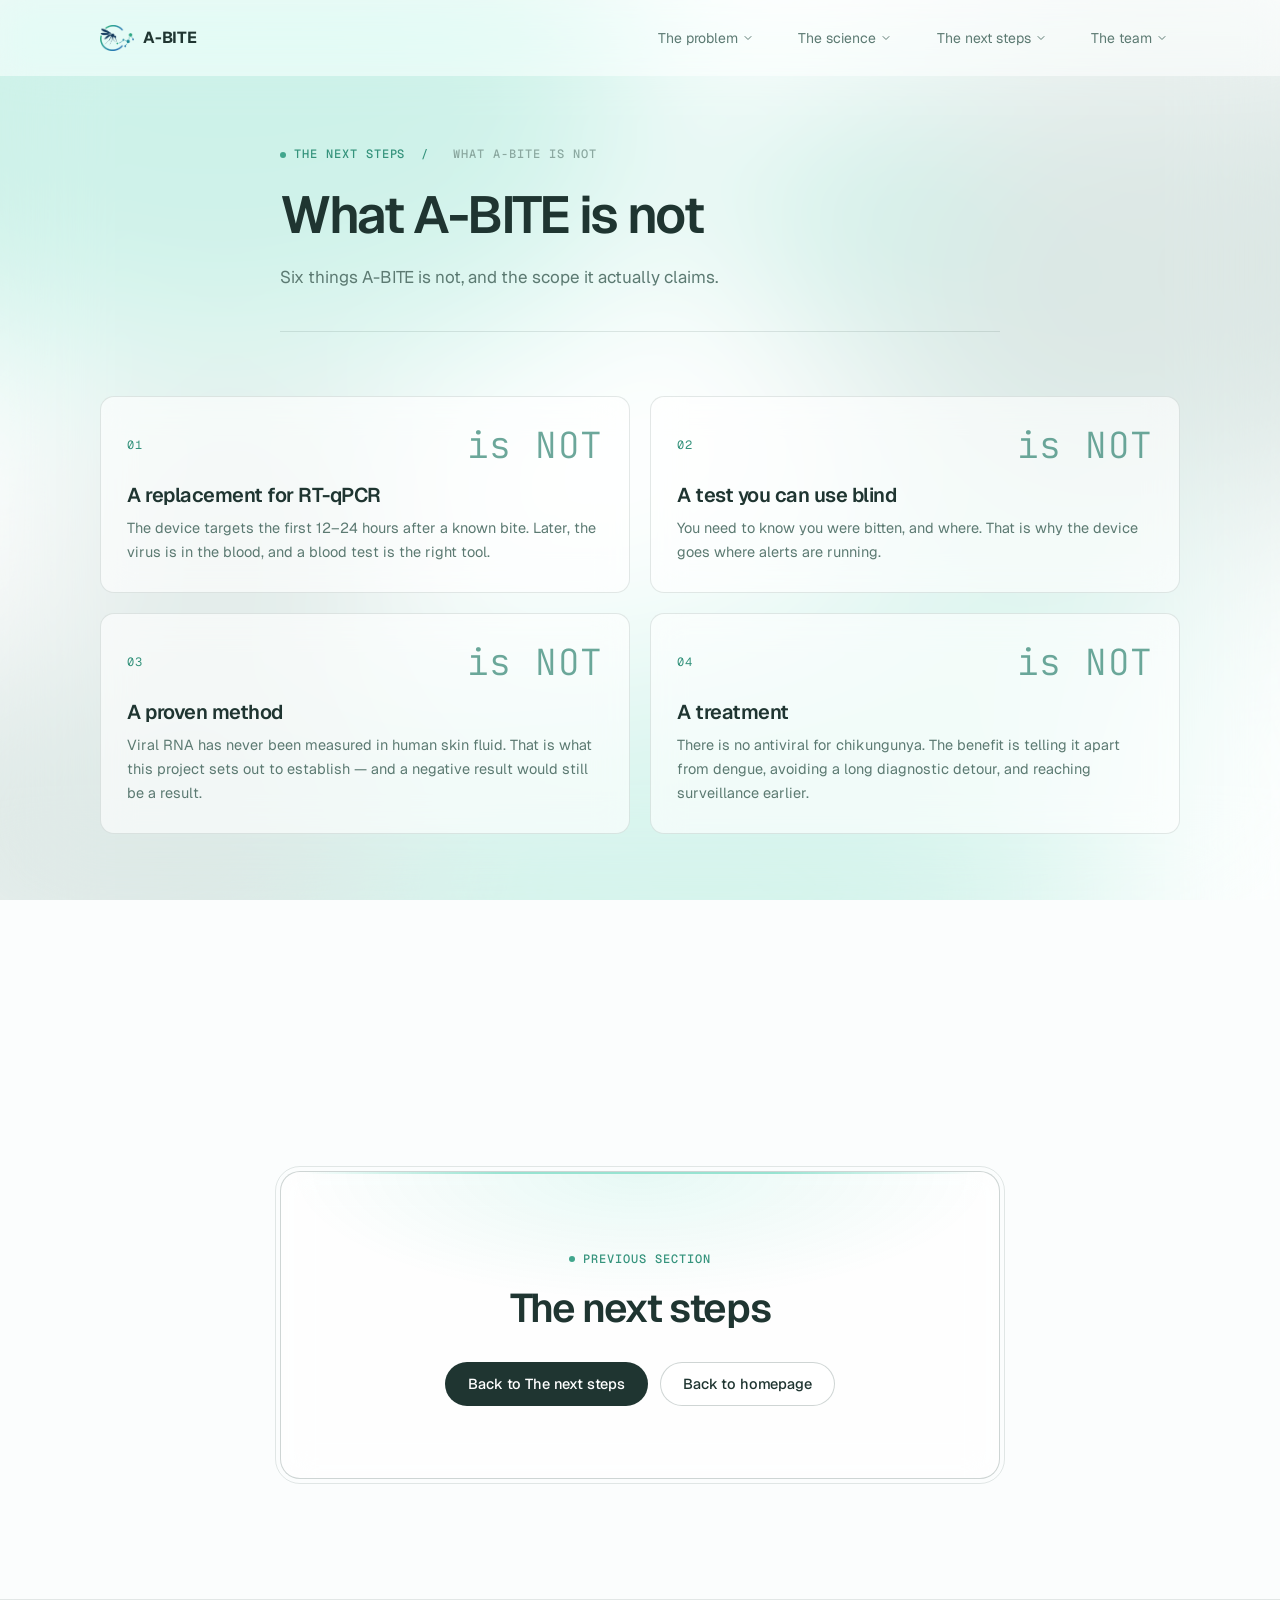
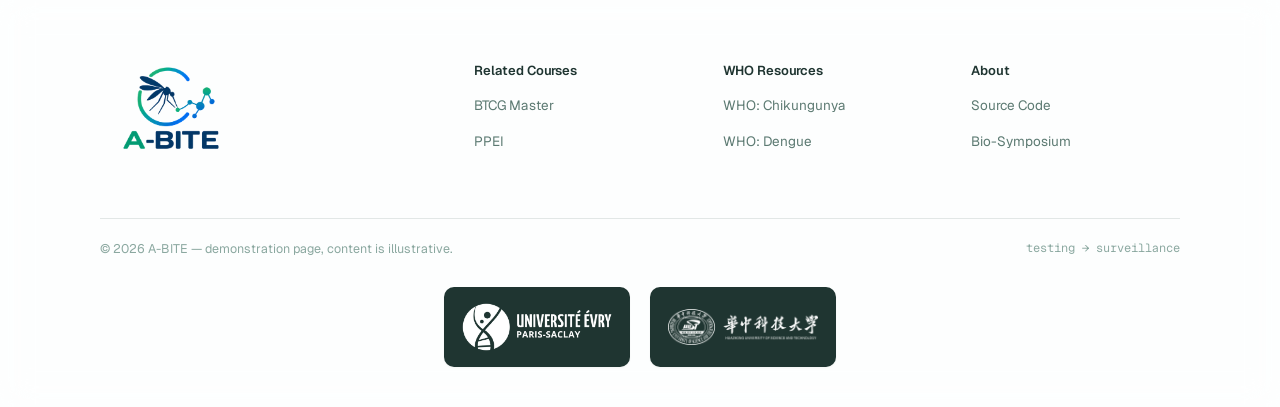
<file: docs/what-a-bite-is-not.html>
<!DOCTYPE html>
<html lang="en">
<head>
  <meta charset="UTF-8">
  <meta name="viewport" content="width=device-width, initial-scale=1.0, viewport-fit=cover">
  <title>What A-BITE is not — A-BITE</title>
  <link rel="icon" type="image/svg+xml" href="../Assets/icons/favicon.svg">
  <link rel="preconnect" href="https://fonts.googleapis.com">
  <link rel="preconnect" href="https://fonts.gstatic.com" crossorigin>
  <link href="https://fonts.googleapis.com/css2?family=Geist:wght@400;500;600;700&family=Geist+Mono:wght@400;500&family=JetBrains+Mono:wght@300&display=swap" rel="stylesheet">
  <link rel="stylesheet" href="../Styles/base/variables.css">
  <link rel="stylesheet" href="../Styles/base/reset.css">
  <link rel="stylesheet" href="../Styles/components/buttons.css">
  <link rel="stylesheet" href="../Styles/components/navbar.css">
  <link rel="stylesheet" href="../Styles/components/navbar-dropdown.css">
  <link rel="stylesheet" href="../Styles/components/background.css">
  <link rel="stylesheet" href="../Styles/components/footer.css">
  <link rel="stylesheet" href="../Styles/components/back-to-top.css">  <!-- 返回顶部悬浮按钮（全站共享，components.js 注入） -->
  <link rel="stylesheet" href="../Styles/pages/content.css">
  <!-- 背景与导航栏由 components.js 注入（全站一份源码）；main.js 绑定导航交互 -->
  <script src="../js/components.js" defer></script>
  <script src="../js/main.js" defer></script>
</head>
<body>

  <header class="page-head container">
    <p class="micro-label reveal">The next steps&nbsp;&nbsp;/&nbsp;&nbsp;<span class="crumb-here">What A-BITE is not</span></p>
    <h1 class="reveal" style="--reveal-delay:.08s">What A-BITE is not</h1>
    <p class="lede reveal" style="--reveal-delay:.12s">Six things A-BITE is not, and the scope it actually claims.</p>
    <hr class="head-rule reveal" style="--reveal-delay:.16s">
  </header>

  <main>

    <div class="container not-grid">

      <article class="not-card reveal" style="--reveal-delay:.05s">
        <div class="not-card-top">
          <span class="num">01</span>
          <span class="not-tag">is NOT</span>
        </div>
        <h2>A replacement for RT-qPCR</h2>
        <p>The device targets the first 12–24 hours after a known bite. Later, the virus is in the blood, and a blood test is the right tool.</p>
      </article>

      <article class="not-card reveal" style="--reveal-delay:.10s">
        <div class="not-card-top">
          <span class="num">02</span>
          <span class="not-tag">is NOT</span>
        </div>
        <h2>A test you can use blind</h2>
        <p>You need to know you were bitten, and where. That is why the device goes where alerts are running.</p>
      </article>

      <article class="not-card reveal" style="--reveal-delay:.15s">
        <div class="not-card-top">
          <span class="num">03</span>
          <span class="not-tag">is NOT</span>
        </div>
        <h2>A proven method</h2>
        <p>Viral RNA has never been measured in human skin fluid. That is what this project sets out to establish — and a negative result would still be a result.</p>
      </article>

      <article class="not-card reveal" style="--reveal-delay:.20s">
        <div class="not-card-top">
          <span class="num">04</span>
          <span class="not-tag">is NOT</span>
        </div>
        <h2>A treatment</h2>
        <p>There is no antiviral for chikungunya. The benefit is telling it apart from dengue, avoiding a long diagnostic detour, and reaching surveillance earlier.</p>
      </article>

      <article class="not-card reveal" style="--reveal-delay:.25s">
        <div class="not-card-top">
          <span class="num">05</span>
          <span class="not-tag">is NOT</span>
        </div>
        <h2>A complete map</h2>
        <p>A network only sees where it is installed. Areas without a device stay invisible.</p>
      </article>

      <article class="not-card not-card--note reveal" style="--reveal-delay:.30s">
        <div class="not-card-top">
          <span class="num">06</span>
          <span class="not-tag not-tag--muted">Status</span>
        </div>
        <h2>Research-use-only prototype</h2>
        <p><em>No diagnostic claim is made without IVDR conformity.</em></p>
      </article>

    </div>

  </main>

  <section class="page-end">
    <div class="container">
      <div class="end-card reveal">
        <p class="micro-label">Previous section</p>
        <h2>The next steps</h2>
        <div class="end-actions">
          <a class="btn btn-primary" href="the-next-steps.html">Back to The next steps</a>
          <a class="btn btn-secondary" href="../index.html">Back to homepage</a>
        </div>
      </div>
    </div>
  </section>

</body>
</html>
</file>
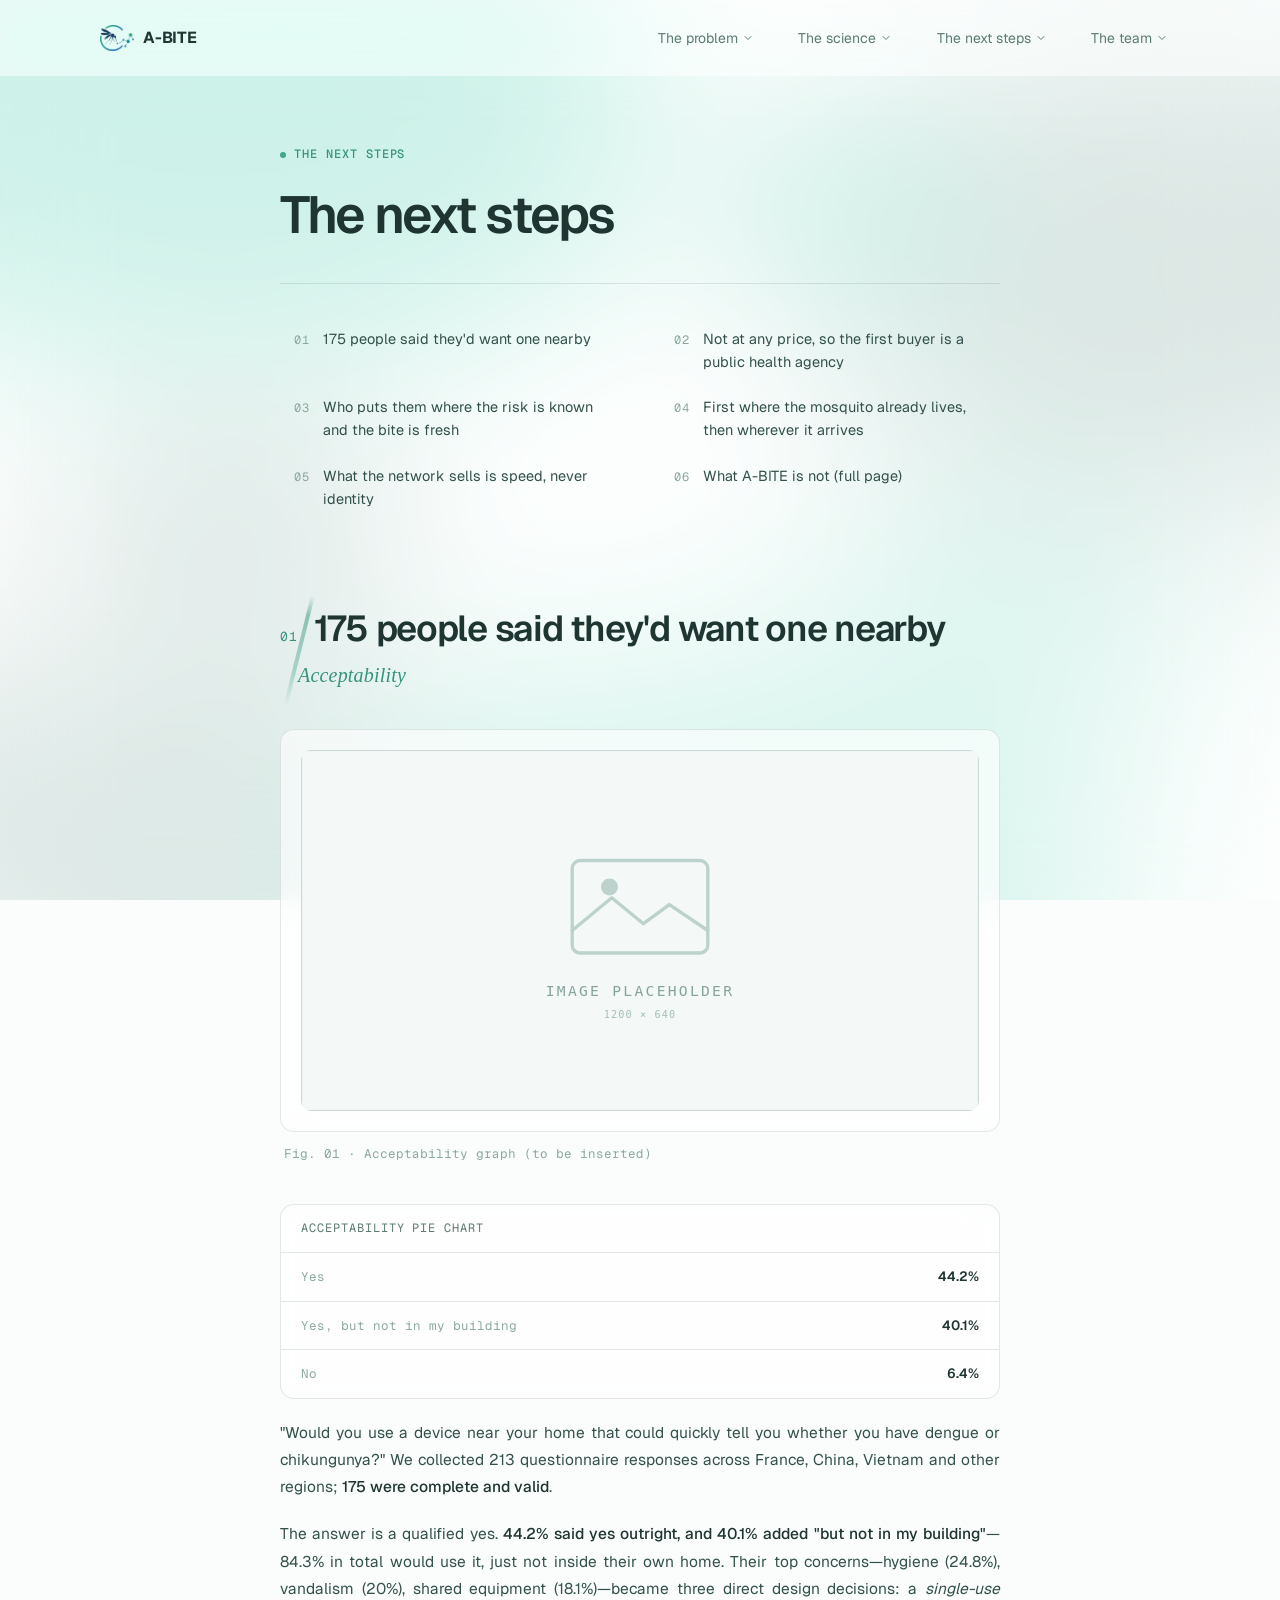
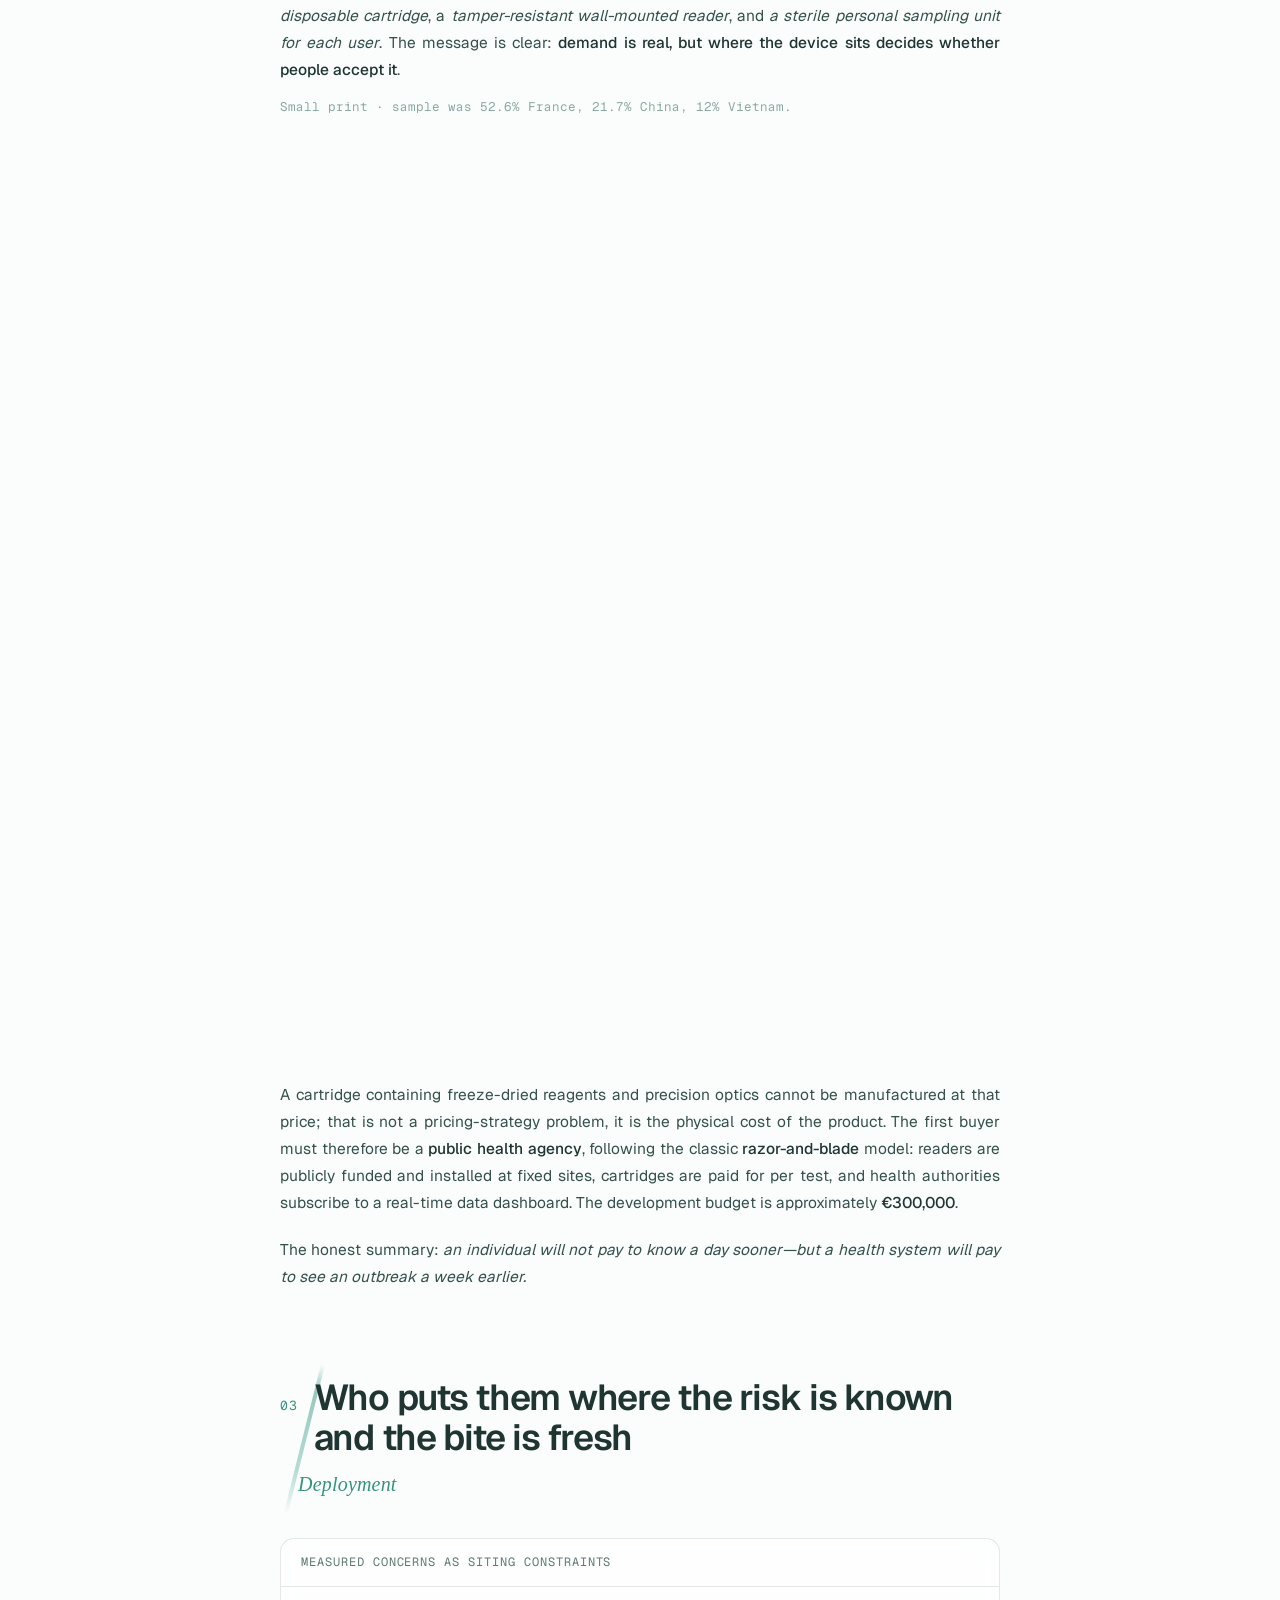
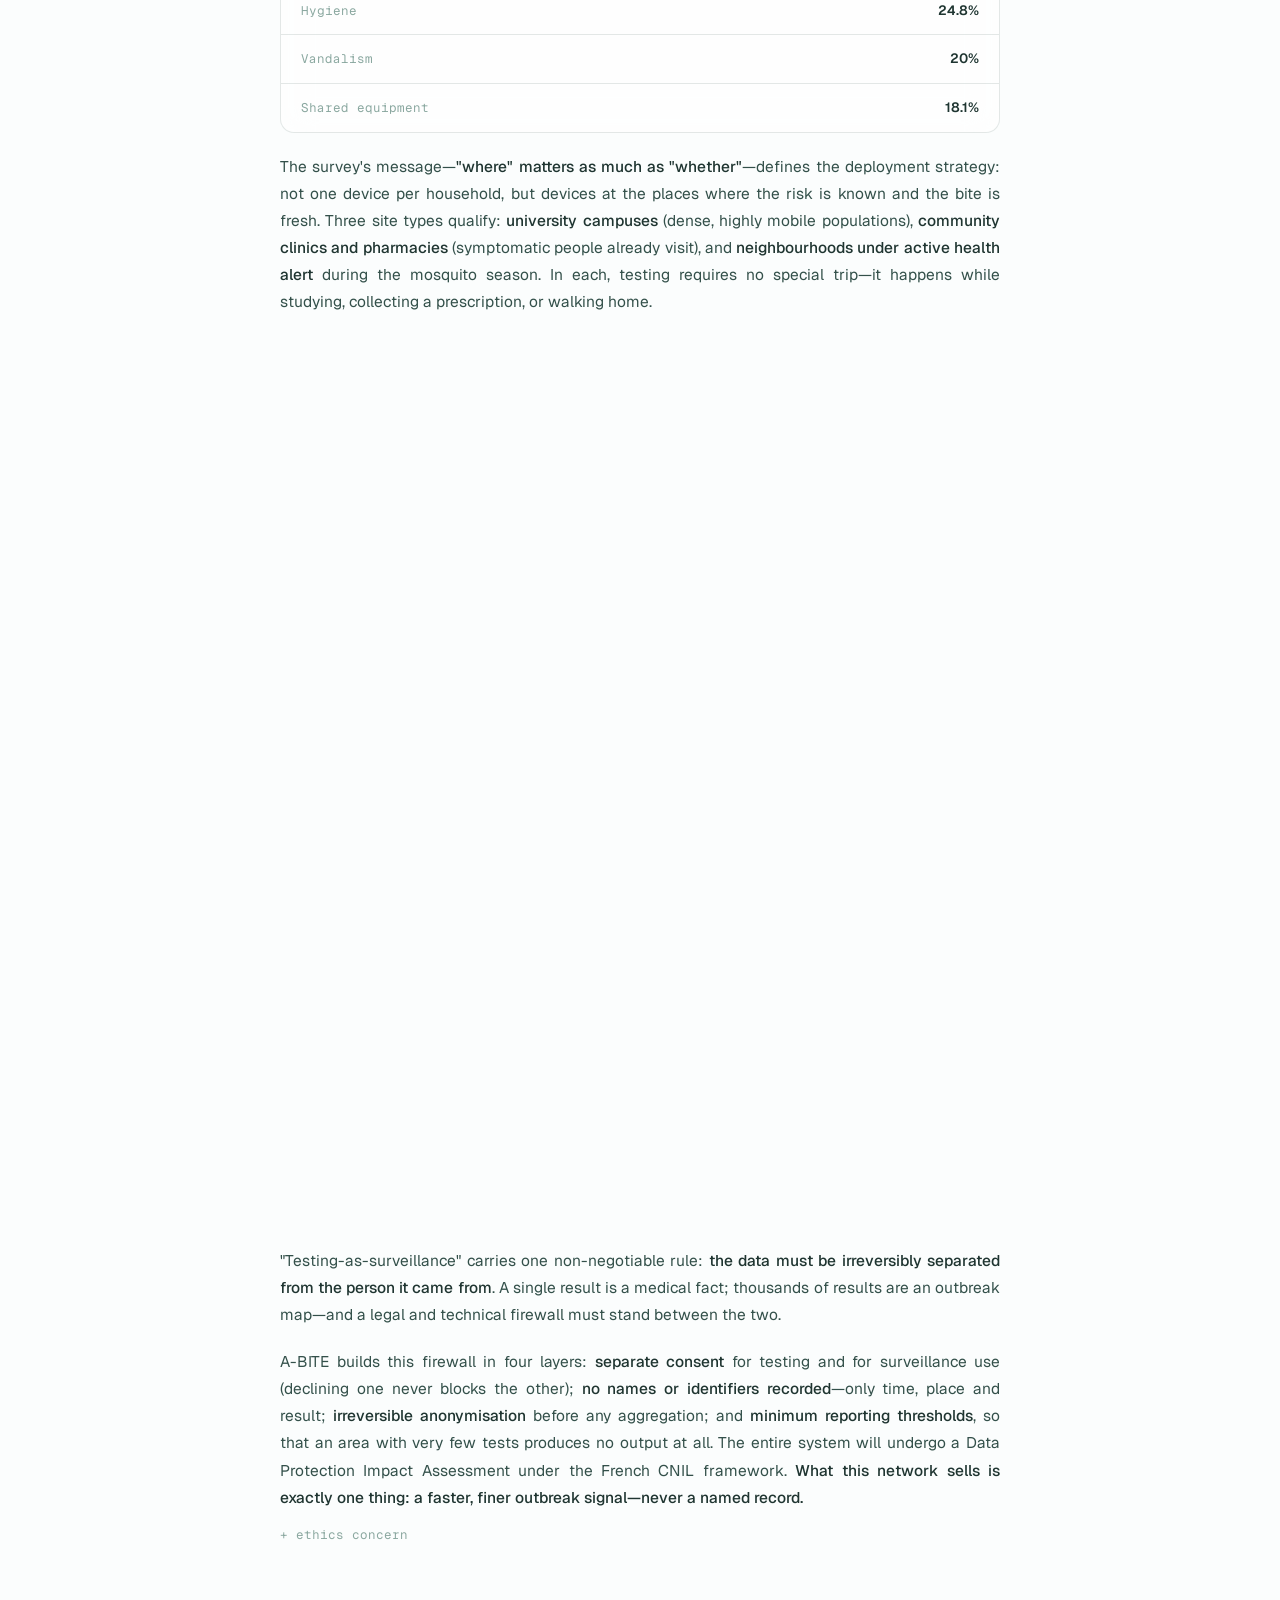
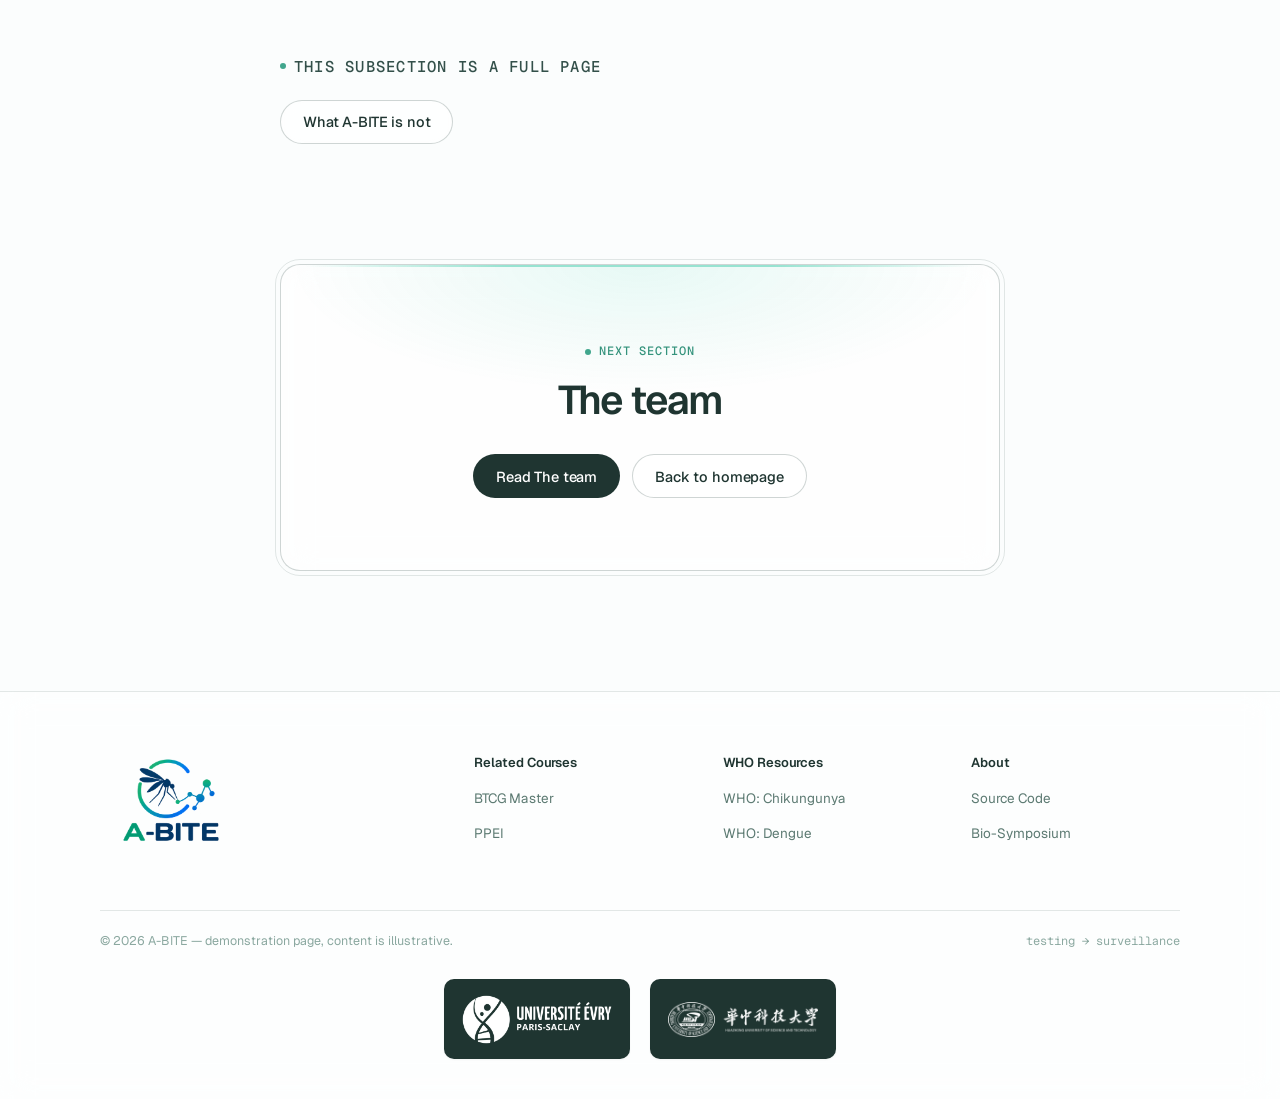
<file: HTML/the-next-steps.html>
<!DOCTYPE html>
<html lang="en">
<head>
  <meta charset="UTF-8">
  <meta name="viewport" content="width=device-width, initial-scale=1.0, viewport-fit=cover">
  <title>The next steps — A-BITE</title>
  <link rel="icon" type="image/svg+xml" href="../Assets/icons/favicon.svg">
  <link rel="preconnect" href="https://fonts.googleapis.com">
  <link rel="preconnect" href="https://fonts.gstatic.com" crossorigin>
  <link href="https://fonts.googleapis.com/css2?family=Geist:wght@400;500;600;700&family=Geist+Mono:wght@400;500&display=swap" rel="stylesheet">
  <link rel="stylesheet" href="../Styles/base/variables.css">
  <link rel="stylesheet" href="../Styles/base/reset.css">
  <link rel="stylesheet" href="../Styles/components/buttons.css">
  <link rel="stylesheet" href="../Styles/components/navbar.css">
  <link rel="stylesheet" href="../Styles/components/navbar-dropdown.css">
  <link rel="stylesheet" href="../Styles/components/background.css">
  <link rel="stylesheet" href="../Styles/components/footer.css">
  <link rel="stylesheet" href="../Styles/components/back-to-top.css">  <!-- 返回顶部悬浮按钮（全站共享，components.js 注入） -->
  <link rel="stylesheet" href="../Styles/pages/content.css">
  <!-- 背景与导航栏由 components.js 注入（全站一份源码）；main.js 绑定导航交互 -->
  <script src="../js/components.js" defer></script>
  <script src="../js/main.js" defer></script>
</head>
<body>

  <header class="page-head container">
    <p class="micro-label reveal">The next steps</p>
    <h1 class="reveal" style="--reveal-delay:.08s">The next steps</h1>
    <hr class="head-rule reveal" style="--reveal-delay:.16s">
  </header>

  <!-- 章节速览 -->
  <nav class="toc container reveal" aria-label="Table of contents">
    <a href="#acceptability"><span class="toc-num">01</span>175 people said they'd want one nearby</a>
    <a href="#business-model"><span class="toc-num">02</span>Not at any price, so the first buyer is a public health agency</a>
    <a href="#deployment"><span class="toc-num">03</span>Who puts them where the risk is known and the bite is fresh</a>
    <a href="#expansion"><span class="toc-num">04</span>First where the mosquito already lives, then wherever it arrives</a>
    <a href="#data-ethics"><span class="toc-num">05</span>What the network sells is speed, never identity</a>
    <a href="what-a-bite-is-not.html"><span class="toc-num">06</span>What A-BITE is not (full page)</a>
  </nav>

  <main>

    <!-- 01 接受度：问卷结果 + 饼图数据 + 样本构成（图待插入） -->
    <section id="acceptability" class="content-section">
      <div class="prose container">
        <h2 class="reveal"><span class="num">01</span>175 people said they'd want one nearby</h2>
        <p class="sec-sub reveal">Acceptability</p>

        <figure class="figure reveal">
          <div class="figure-frame">
            <img src="../Assets/images/placeholder-figure.svg" alt="Acceptability graph placeholder" loading="lazy" decoding="async">
          </div>
          <figcaption>Fig. 01 &middot; Acceptability graph (to be inserted)</figcaption>
        </figure>

        <div class="data-rows reveal">
          <header>Acceptability pie chart</header>
          <div class="data-row"><span class="k">Yes</span><span class="v"><b>44.2%</b></span></div>
          <div class="data-row"><span class="k">Yes, but not in my building</span><span class="v"><b>40.1%</b></span></div>
          <div class="data-row"><span class="k">No</span><span class="v"><b>6.4%</b></span></div>
        </div>

        <p class="reveal">"Would you use a device near your home that could quickly tell you whether you have dengue or chikungunya?" We collected 213 questionnaire responses across France, China, Vietnam and other regions; <strong>175 were complete and valid</strong>.</p>

        <p class="reveal">The answer is a qualified yes. <strong>44.2% said yes outright, and 40.1% added "but not in my building"</strong>&mdash;84.3% in total would use it, just not inside their own home. Their top concerns&mdash;hygiene (24.8%), vandalism (20%), shared equipment (18.1%)&mdash;became three direct design decisions: a <em>single-use disposable cartridge</em>, a <em>tamper-resistant wall-mounted reader</em>, and <em>a sterile personal sampling unit for each user</em>. The message is clear: <strong>demand is real, but where the device sits decides whether people accept it</strong>.</p>

        <p class="ref-cite reveal">Small print &middot; sample was 52.6% France, 21.7% China, 12% Vietnam.</p>
      </div>
    </section>

    <!-- 02 价格与商业模式：饼图数据 + 付费方判断 + B2G 模型（预算待补） -->
    <section id="business-model" class="content-section">
      <div class="prose container">
        <h2 class="reveal"><span class="num">02</span>Not at any price, so the first buyer is a public health agency</h2>
        <p class="sec-sub reveal">Business model</p>

        <figure class="figure reveal">
          <div class="figure-frame">
            <img src="../Assets/images/placeholder-figure.svg" alt="Budget placeholder" loading="lazy" decoding="async">
          </div>
          <figcaption>Fig. 02 &middot; Budget (to be inserted)</figcaption>
        </figure>

        <div class="data-rows reveal">
          <header>Price pie chart</header>
          <div class="data-row"><span class="k">Stop at €5</span><span class="v"><b>38.3%</b></span></div>
          <div class="data-row"><span class="k">Stop at €1</span><span class="v"><b>29.7%</b></span></div>
        </div>

        <p class="reveal">The survey was equally clear on price: <strong>more than two-thirds of respondents would not pay more than &euro;5</strong> for a complete test&mdash;the price of a coffee.</p>

        <p class="reveal">A cartridge containing freeze-dried reagents and precision optics cannot be manufactured at that price; that is not a pricing-strategy problem, it is the physical cost of the product. The first buyer must therefore be a <strong>public health agency</strong>, following the classic <strong>razor-and-blade</strong> model: readers are publicly funded and installed at fixed sites, cartridges are paid for per test, and health authorities subscribe to a real-time data dashboard. The development budget is approximately <strong>&euro;300,000</strong>.</p>

        <p class="reveal">The honest summary: <em>an individual will not pay to know a day sooner&mdash;but a health system will pay to see an outbreak a week earlier.</em></p>
      </div>
    </section>

    <!-- 03 布点位置与选址顾虑 -->
    <section id="deployment" class="content-section">
      <div class="prose container">
        <h2 class="reveal"><span class="num">03</span>Who puts them where the risk is known and the bite is fresh</h2>
        <p class="sec-sub reveal">Deployment</p>

        <div class="data-rows reveal">
          <header>Measured concerns as siting constraints</header>
          <div class="data-row"><span class="k">Hygiene</span><span class="v"><b>24.8%</b></span></div>
          <div class="data-row"><span class="k">Vandalism</span><span class="v"><b>20%</b></span></div>
          <div class="data-row"><span class="k">Shared equipment</span><span class="v"><b>18.1%</b></span></div>
        </div>

        <p class="reveal">The survey's message&mdash;<strong>"where" matters as much as "whether"</strong>&mdash;defines the deployment strategy: not one device per household, but devices at the places where the risk is known and the bite is fresh. Three site types qualify: <strong>university campuses</strong> (dense, highly mobile populations), <strong>community clinics and pharmacies</strong> (symptomatic people already visit), and <strong>neighbourhoods under active health alert</strong> during the mosquito season. In each, testing requires no special trip&mdash;it happens while studying, collecting a prescription, or walking home.</p>

        <p class="reveal">The top survey concerns double as siting rules: hygiene &rarr; single-use cartridges; vandalism &rarr; tamper-resistant wall mounting; "shared equipment" aversion &rarr; personal sterile samplers, with sharing limited to the reader you never touch. And deployment <strong>follows the risk</strong>: devices move in with the mosquito season and redeploy when it recedes&mdash;a fleet that travels with the outbreak, not machines left in place for years.</p>
      </div>
    </section>

    <!-- 04 地理扩张与多病原扩展 -->
    <section id="expansion" class="content-section">
      <div class="prose container">
        <h2 class="reveal"><span class="num">04</span>First where the mosquito already lives, then wherever it arrives.</h2>
        <p class="sec-sub reveal">Expansion</p>

        <p class="reveal">The mosquito's map is being redrawn. Over the past thirty years, suitable habitat for <em>Aedes</em> mosquitoes has expanded roughly twenty-fold and continues to push toward higher latitudes (Liu-Helmersson et al.). France recorded its first locally acquired chikungunya cases in 2010; by 2025 the count had reached 809. <strong>The mosquito opens the corridor; the virus follows.</strong></p>

        <p class="reveal">A-BITE expands in two phases. <strong>Phase one</strong>: the tropical and subtropical regions already living with both diseases, where fast diagnosis is needed most urgently. <strong>Phase two</strong>: as the mosquito advances, the newly exposed frontiers&mdash;Southern Europe and beyond&mdash;placing devices <strong>before the first local case appears, not after</strong>. The same logic extends the test menu: same reader, same cartridge&mdash;only the dried reagent formula changes, opening the door to Zika, West Nile and yellow fever without new hardware.</p>

        <p class="ref-cite reveal">Note: only chikungunya and dengue are addressed in this project.</p>
      </div>
    </section>

    <!-- 05 数据分离与伦理框架 -->
    <section id="data-ethics" class="content-section">
      <div class="prose container">
        <h2 class="reveal"><span class="num">05</span>What the network sells is speed, never identity.</h2>
        <p class="sec-sub reveal">Data &amp; ethics</p>

        <p class="reveal">"Testing-as-surveillance" carries one non-negotiable rule: <strong>the data must be irreversibly separated from the person it came from</strong>. A single result is a medical fact; thousands of results are an outbreak map&mdash;and a legal and technical firewall must stand between the two.</p>

        <p class="reveal">A-BITE builds this firewall in four layers: <strong>separate consent</strong> for testing and for surveillance use (declining one never blocks the other); <strong>no names or identifiers recorded</strong>&mdash;only time, place and result; <strong>irreversible anonymisation</strong> before any aggregation; and <strong>minimum reporting thresholds</strong>, so that an area with very few tests produces no output at all. The entire system will undergo a Data Protection Impact Assessment under the French CNIL framework. <strong>What this network sells is exactly one thing: a faster, finer outbreak signal&mdash;never a named record.</strong></p>

        <p class="ref-cite reveal">+ ethics concern</p>
      </div>
    </section>

    <!-- 整页子节入口 -->
    <section id="what-a-bite-is-not" class="content-section">
      <div class="prose container">
        <p class="micro-label reveal">This subsection is a full page</p>
        <p class="reveal"><a class="btn btn-secondary" href="what-a-bite-is-not.html">What A-BITE is not</a></p>
      </div>
    </section>

  </main>

  <section class="page-end">
    <div class="container">
      <div class="end-card reveal">
        <p class="micro-label">Next section</p>
        <h2>The team</h2>
        <div class="end-actions">
          <a class="btn btn-primary" href="team/the-team.html">Read The team</a>
          <a class="btn btn-secondary" href="index.html">Back to homepage</a>
        </div>
      </div>
    </div>
  </section>

</body>
</html>
</file>
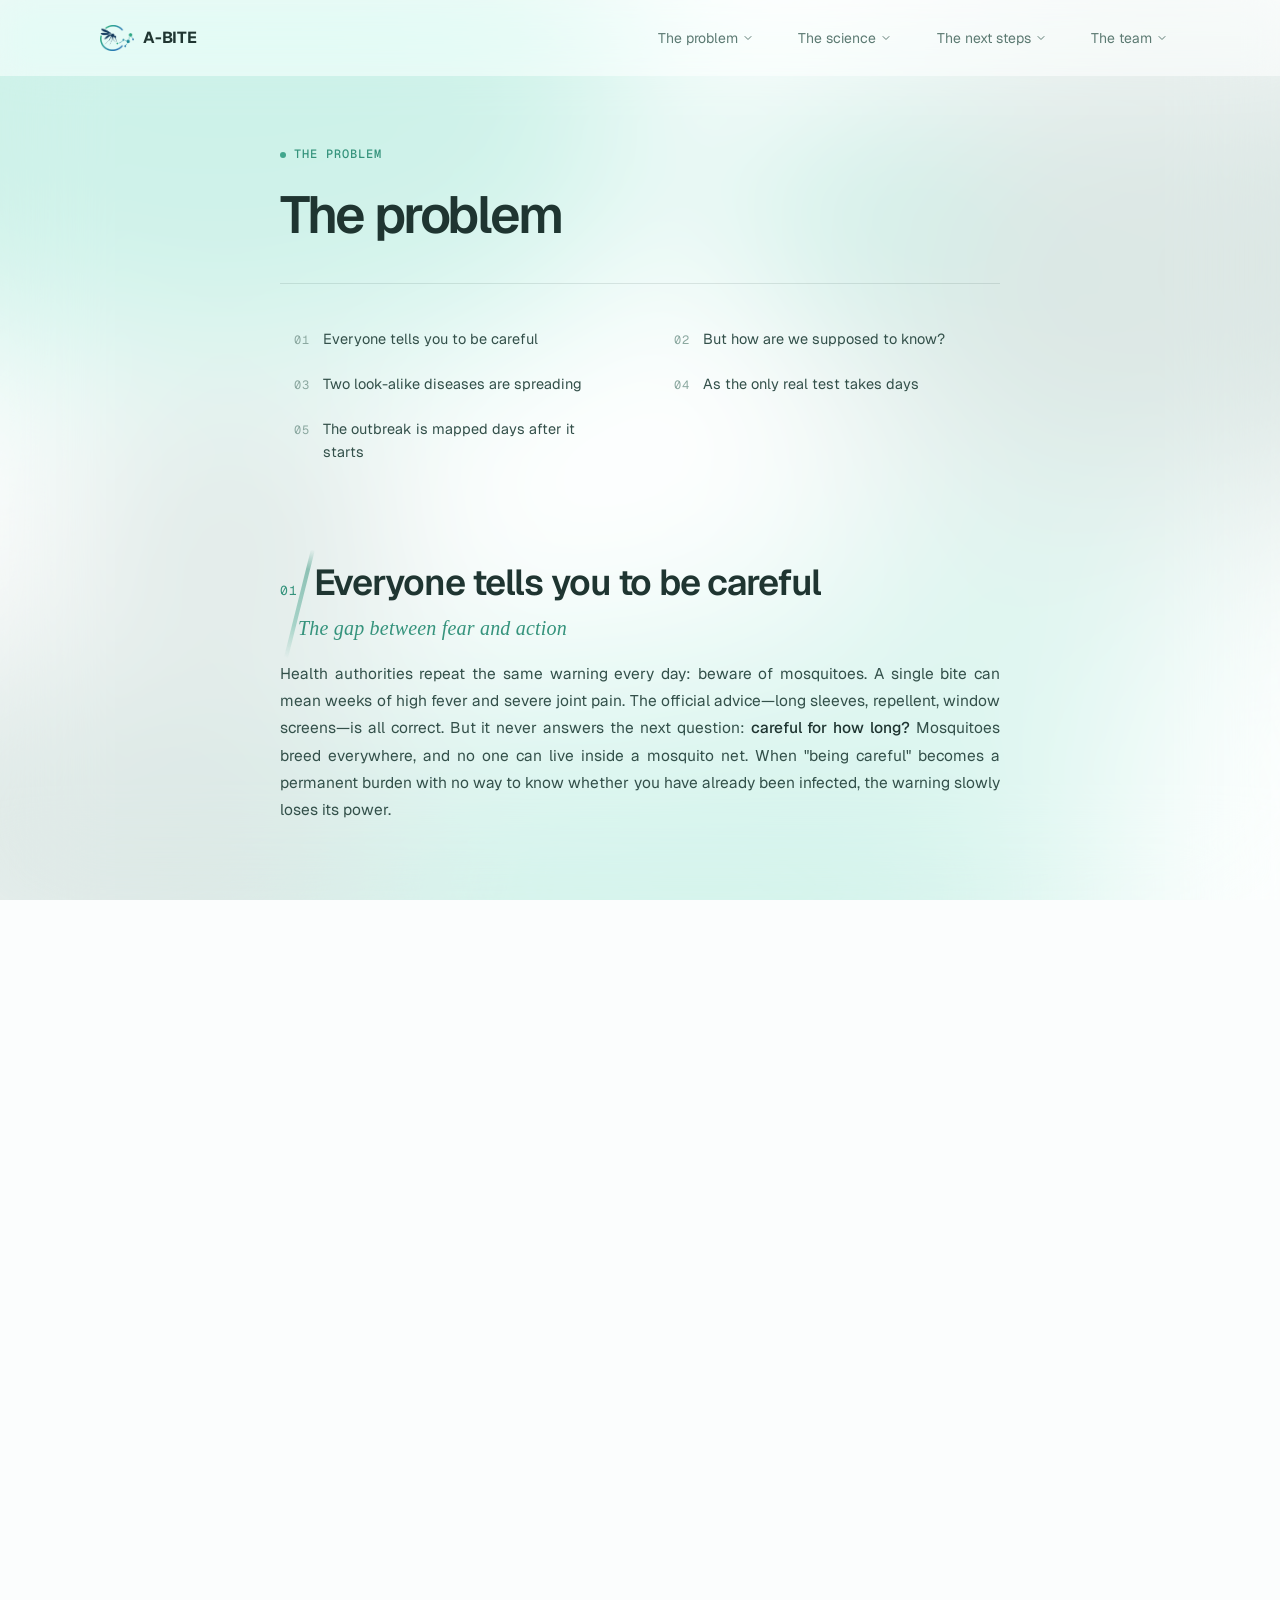
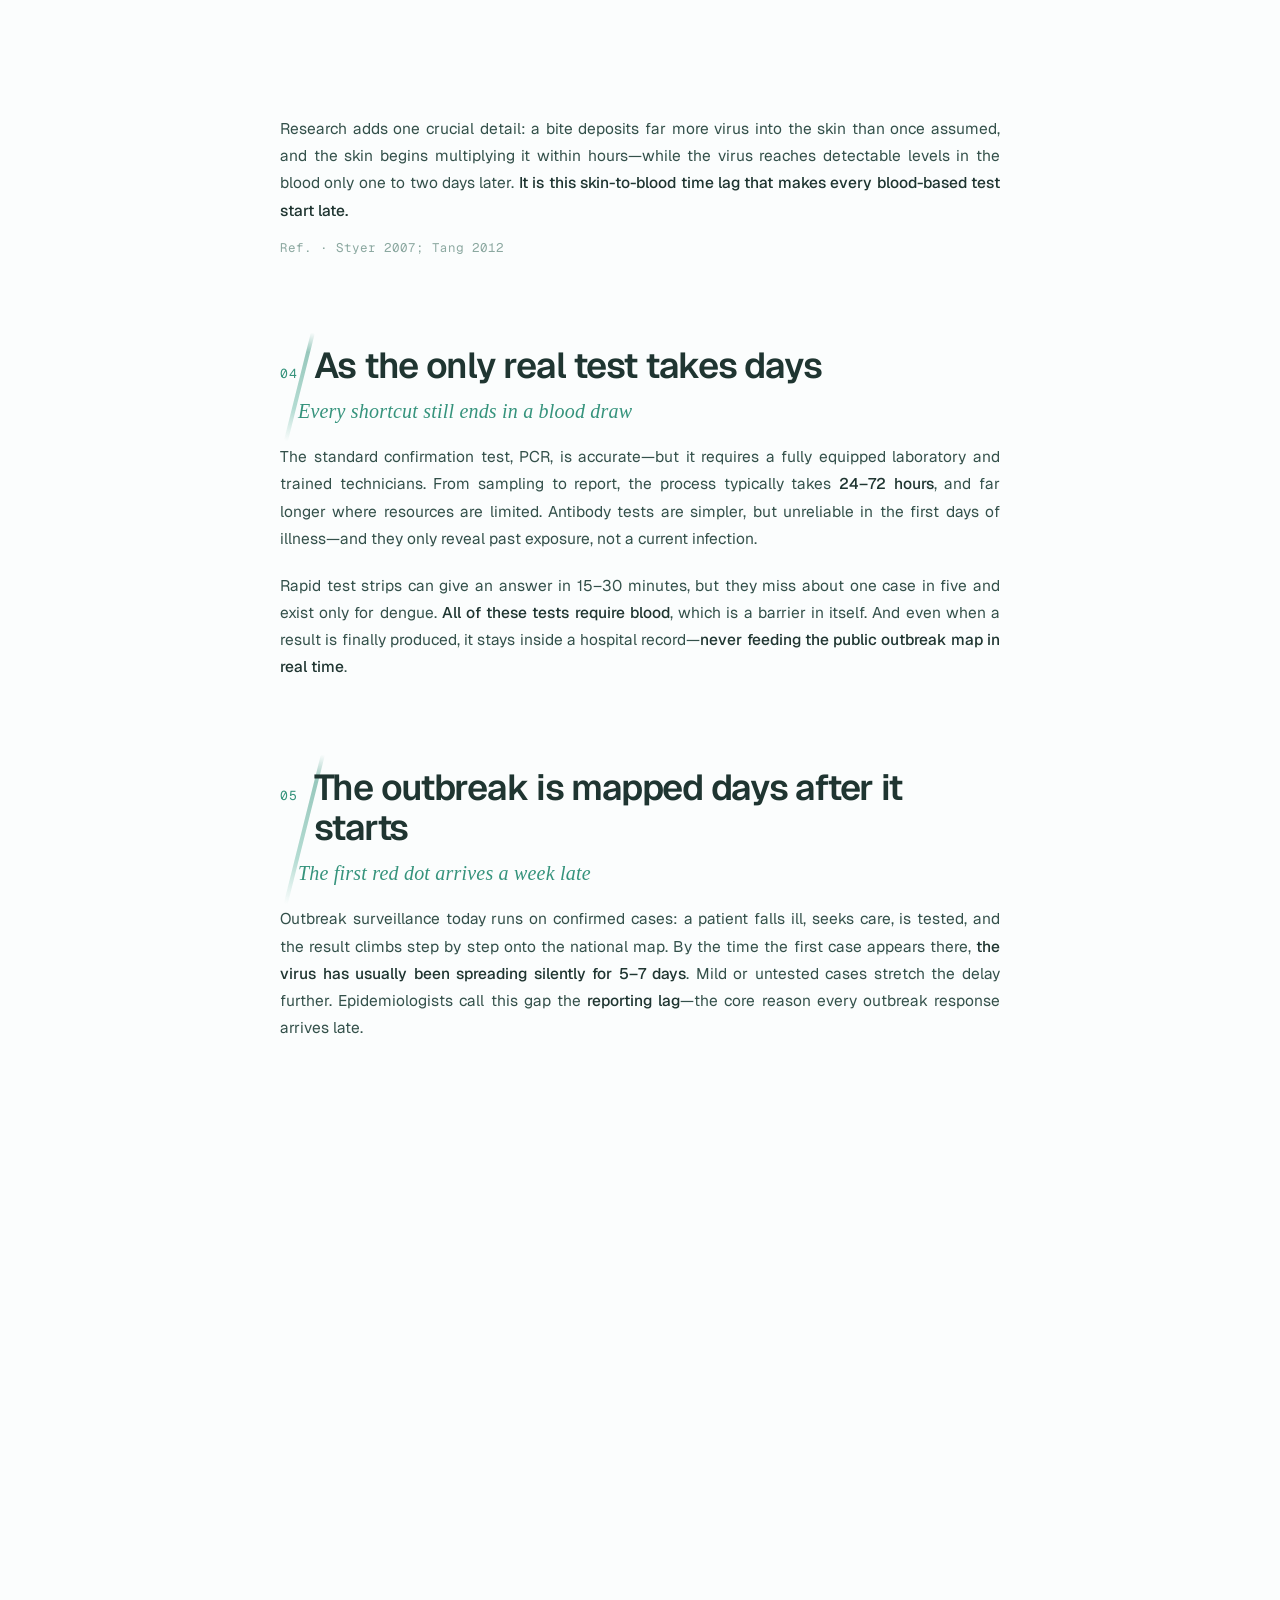
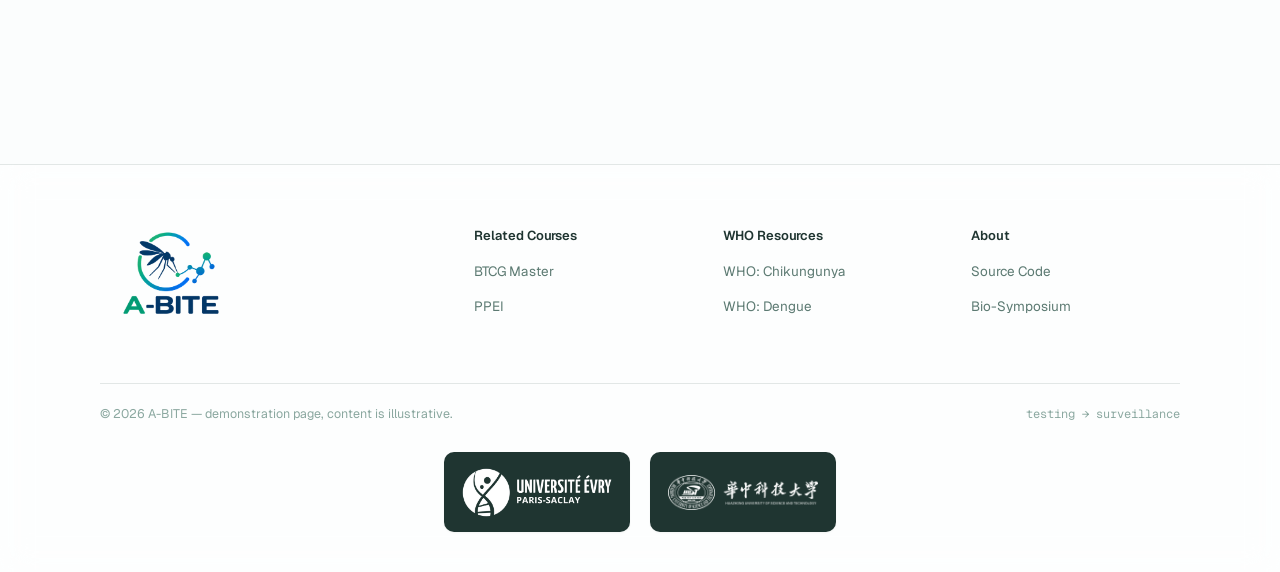
<file: HTML/the-problem.html>
<!DOCTYPE html>
<html lang="en">
<head>
  <meta charset="UTF-8">
  <meta name="viewport" content="width=device-width, initial-scale=1.0, viewport-fit=cover">
  <title>The problem — A-BITE</title>
  <link rel="icon" type="image/svg+xml" href="../Assets/icons/favicon.svg">
  <link rel="preconnect" href="https://fonts.googleapis.com">
  <link rel="preconnect" href="https://fonts.gstatic.com" crossorigin>
  <link href="https://fonts.googleapis.com/css2?family=Geist:wght@400;500;600;700&family=Geist+Mono:wght@400;500&display=swap" rel="stylesheet">
  <link rel="stylesheet" href="../Styles/base/variables.css">
  <link rel="stylesheet" href="../Styles/base/reset.css">
  <link rel="stylesheet" href="../Styles/components/buttons.css">
  <link rel="stylesheet" href="../Styles/components/navbar.css">
  <link rel="stylesheet" href="../Styles/components/navbar-dropdown.css">
  <link rel="stylesheet" href="../Styles/components/background.css">
  <link rel="stylesheet" href="../Styles/components/footer.css">
  <link rel="stylesheet" href="../Styles/components/back-to-top.css">  <!-- 返回顶部悬浮按钮（全站共享，components.js 注入） -->
  <link rel="stylesheet" href="../Styles/pages/content.css">
  <!-- 背景与导航栏由 components.js 注入（全站一份源码）；main.js 绑定导航交互 -->
  <script src="../js/components.js" defer></script>
  <script src="../js/main.js" defer></script>
</head>
<body>

  <!-- 页头：本 section 为顶层栏目，无上层面包屑 -->
  <header class="page-head container">
    <p class="micro-label reveal">The problem</p>
    <h1 class="reveal" style="--reveal-delay:.08s">The problem</h1>
    <hr class="head-rule reveal" style="--reveal-delay:.16s">
  </header>

  <!-- 章节速览：每条为完整句标题，充当本章摘要 -->
  <nav class="toc container reveal" aria-label="Table of contents">
    <a href="#be-careful"><span class="toc-num">01</span>Everyone tells you to be careful</a>
    <a href="#how-to-know"><span class="toc-num">02</span>But how are we supposed to know?</a>
    <a href="#look-alike-diseases"><span class="toc-num">03</span>Two look-alike diseases are spreading</a>
    <a href="#tests-take-days"><span class="toc-num">04</span>As the only real test takes days</a>
    <a href="#delayed-mapping"><span class="toc-num">05</span>The outbreak is mapped days after it starts</a>
  </nav>

  <main>

    <section id="be-careful" class="content-section">
      <div class="prose container">
        <h2 class="reveal"><span class="num">01</span>Everyone tells you to be careful</h2>
        <p class="sec-sub reveal">The gap between fear and action</p>

        <p class="reveal">Health authorities repeat the same warning every day: beware of mosquitoes. A single bite can mean weeks of high fever and severe joint pain. The official advice&mdash;long sleeves, repellent, window screens&mdash;is all correct. But it never answers the next question: <strong>careful for how long?</strong> Mosquitoes breed everywhere, and no one can live inside a mosquito net. When "being careful" becomes a permanent burden with no way to know whether you have already been infected, the warning slowly loses its power.</p>

        <p class="reveal">A small A-BITE questionnaire (213 respondents across France, China, Vietnam and other regions) captures the gap: nearly 85% would like a testing device nearby, yet over 20% worry about hygiene and shared equipment. <strong>People are told to be careful, but have no way to find out whether they are already infected.</strong> This uncertainty is the biggest blind spot in public-health communication today.</p>
      </div>
    </section>

    <section id="how-to-know" class="content-section">
      <div class="prose container">
        <h2 class="reveal"><span class="num">02</span>But how are we supposed to know?</h2>
        <p class="sec-sub reveal">No answer in the critical window</p>

        <p class="reveal">Knowing you should be careful is one thing; knowing whether you are already infected is another. When fever, joint pain and a rash follow a mosquito bite, the obvious question is: dengue or chikungunya? Yet <strong>no combination of symptoms can reliably tell the two diseases apart</strong>.</p>

        <p class="reveal">Both illnesses begin in the same way: sudden high fever, headache, muscle pain and rash. The differences emerge only later&mdash;and they call for different care. So in the first days, the window that matters most, patients and doctors can only guess and wait for laboratory results. More unsettling still, <strong>roughly a quarter to a half of infected people never develop symptoms at all</strong>, unknowingly passing the virus on.</p>
      </div>
    </section>

    <section id="look-alike-diseases" class="content-section">
      <div class="prose container">
        <h2 class="reveal"><span class="num">03</span>Two look-alike diseases are spreading</h2>
        <p class="sec-sub reveal">Same mosquito, same season, same map</p>

        <p class="reveal">Dengue and chikungunya are among the fastest-spreading mosquito-borne diseases in the world. Dengue infects an estimated 390 million people each year (WHO, 2025); chikungunya has reached more than 100 countries, and France alone reported 809 cases in 2025. The two viruses share the same mosquito, the same regions and the same seasons&mdash;<strong>health systems must track both at once, with tools that are too slow for either</strong>.</p>

        <p class="reveal">Research adds one crucial detail: a bite deposits far more virus into the skin than once assumed, and the skin begins multiplying it within hours&mdash;while the virus reaches detectable levels in the blood only one to two days later. <strong>It is this skin-to-blood time lag that makes every blood-based test start late.</strong></p>

        <p class="ref-cite reveal">Ref. &middot; Styer 2007; Tang 2012</p>
      </div>
    </section>

    <section id="tests-take-days" class="content-section">
      <div class="prose container">
        <h2 class="reveal"><span class="num">04</span>As the only real test takes days</h2>
        <p class="sec-sub reveal">Every shortcut still ends in a blood draw</p>

        <p class="reveal">The standard confirmation test, PCR, is accurate&mdash;but it requires a fully equipped laboratory and trained technicians. From sampling to report, the process typically takes <strong>24&ndash;72 hours</strong>, and far longer where resources are limited. Antibody tests are simpler, but unreliable in the first days of illness&mdash;and they only reveal past exposure, not a current infection.</p>

        <p class="reveal">Rapid test strips can give an answer in 15&ndash;30 minutes, but they miss about one case in five and exist only for dengue. <strong>All of these tests require blood</strong>, which is a barrier in itself. And even when a result is finally produced, it stays inside a hospital record&mdash;<strong>never feeding the public outbreak map in real time</strong>.</p>
      </div>
    </section>

    <section id="delayed-mapping" class="content-section">
      <div class="prose container">
        <h2 class="reveal"><span class="num">05</span>The outbreak is mapped days after it starts</h2>
        <p class="sec-sub reveal">The first red dot arrives a week late</p>

        <p class="reveal">Outbreak surveillance today runs on confirmed cases: a patient falls ill, seeks care, is tested, and the result climbs step by step onto the national map. By the time the first case appears there, <strong>the virus has usually been spreading silently for 5&ndash;7 days</strong>. Mild or untested cases stretch the delay further. Epidemiologists call this gap the <strong>reporting lag</strong>&mdash;the core reason every outbreak response arrives late.</p>

        <p class="reveal">Faster methods do exist in the research literature&mdash;portable tests that deliver a result in under an hour&mdash;but they remain small-scale pilots, not a routine, wide-coverage surveillance network.</p>

        <p class="reveal">A-BITE's "testing-as-surveillance" vision is designed to close exactly this gap: <strong>every anonymised test result automatically becomes a data point on the outbreak map</strong>. The moment a result is generated, it is already a surveillance signal&mdash;compressing detection delay from days down to hours.</p>
      </div>
    </section>

  </main>

  <section class="page-end">
    <div class="container">
      <div class="end-card reveal">
        <p class="micro-label">Next section</p>
        <h2>The science</h2>
        <div class="end-actions">
          <a class="btn btn-primary" href="the-science.html">Read The science</a>
          <a class="btn btn-secondary" href="index.html">Back to homepage</a>
        </div>
      </div>
    </div>
  </section>

</body>
</html>
</file>
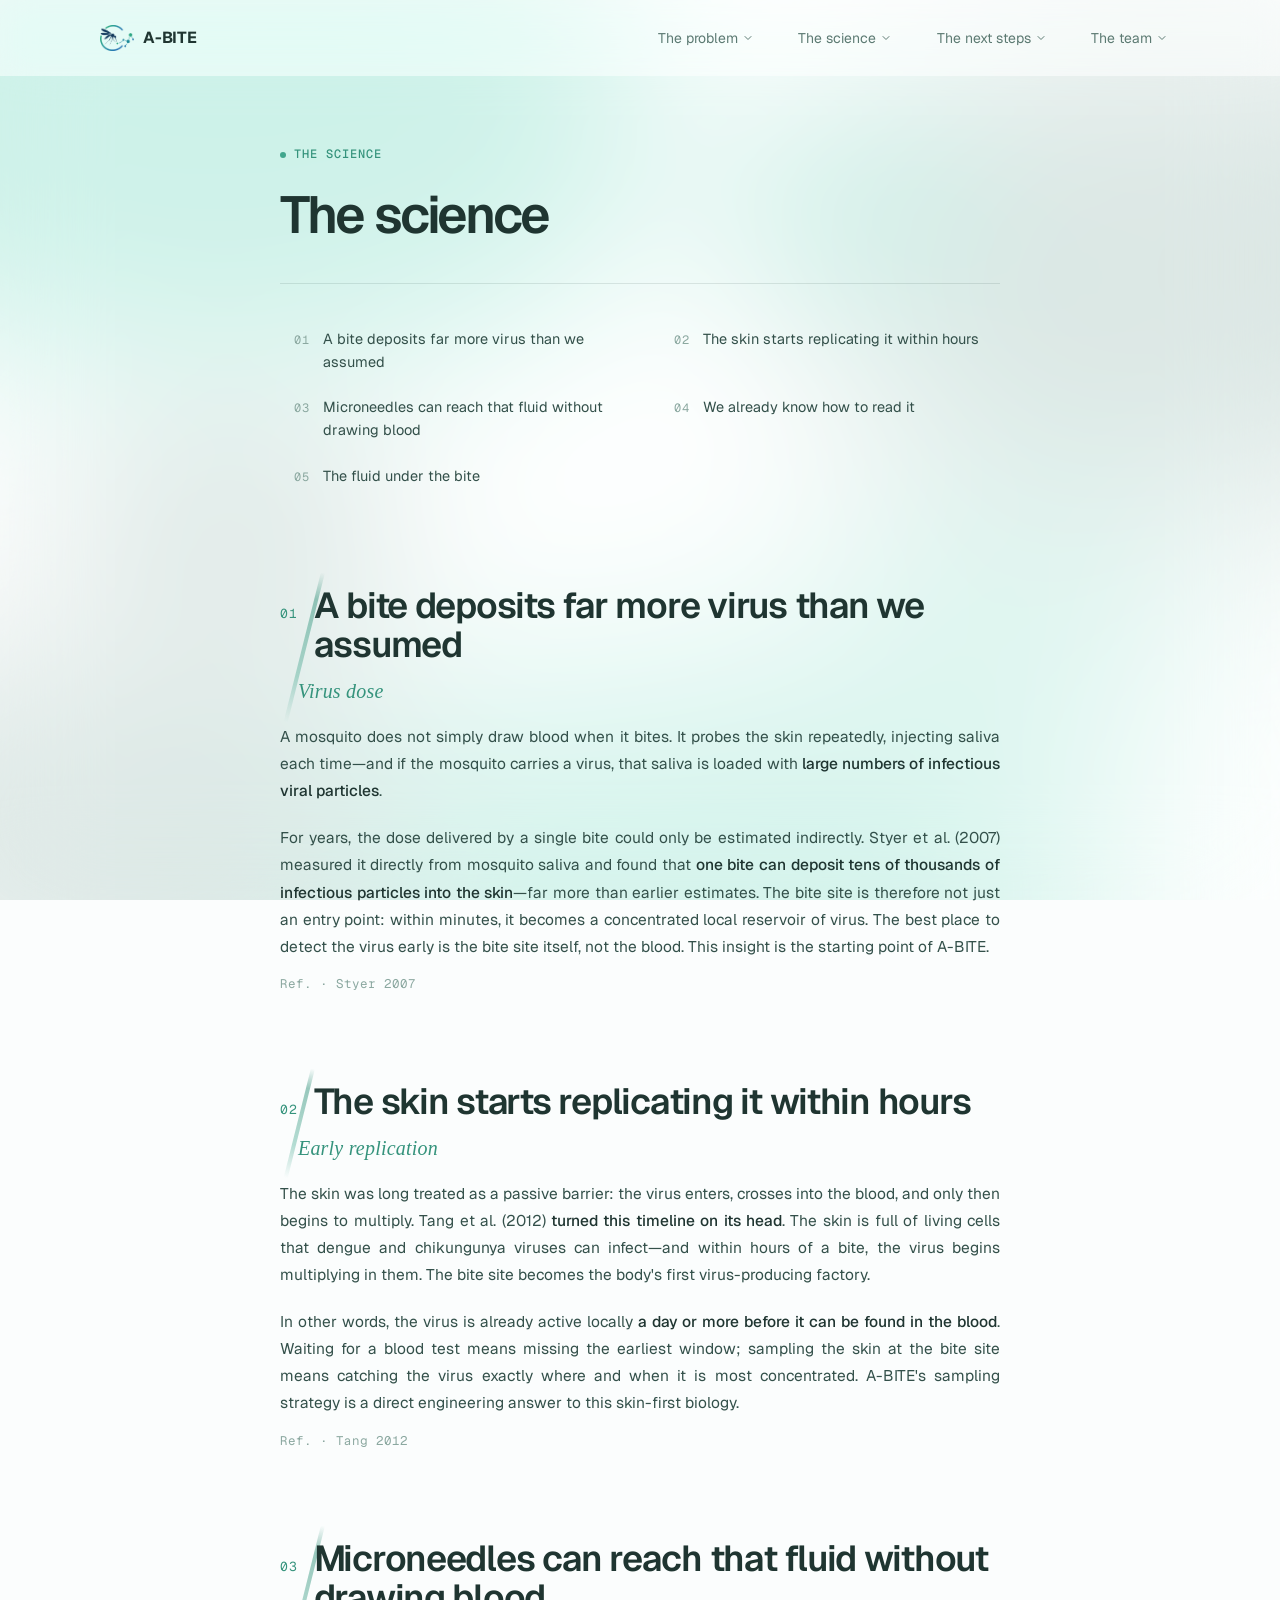
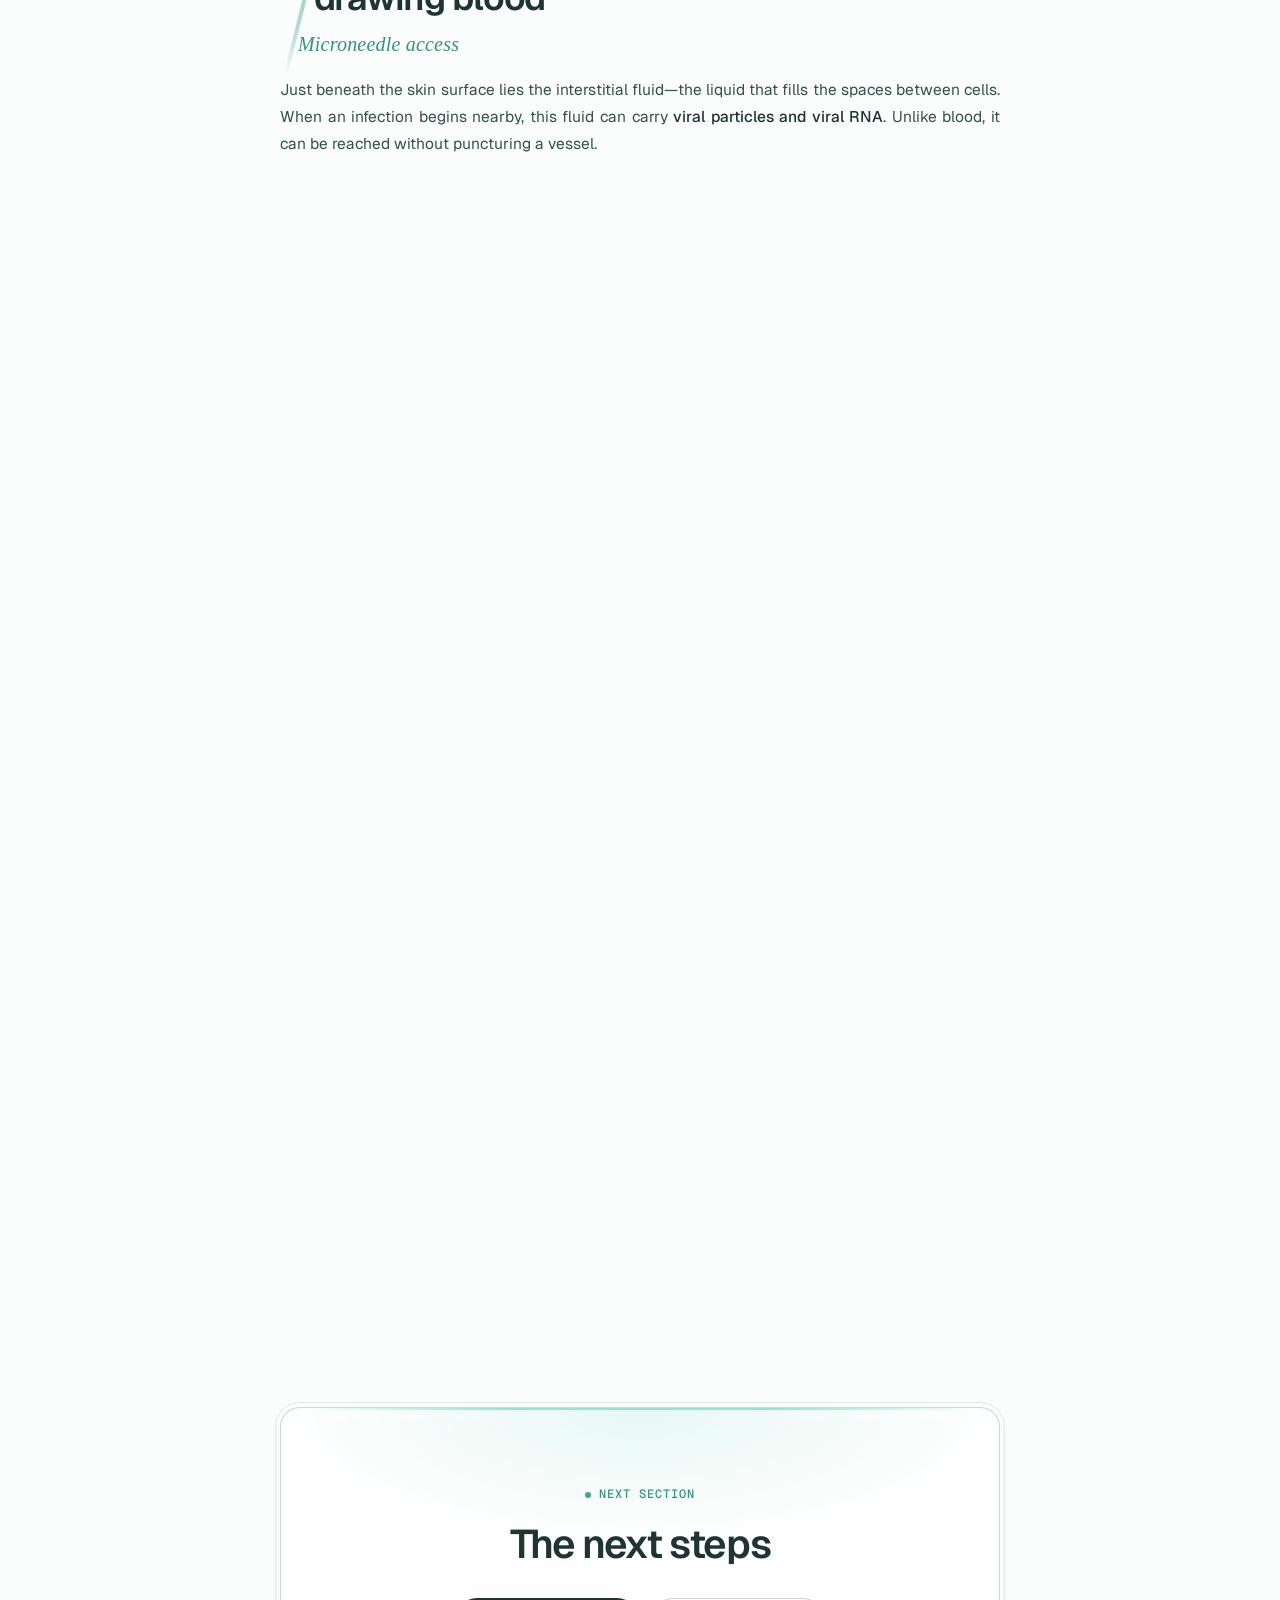
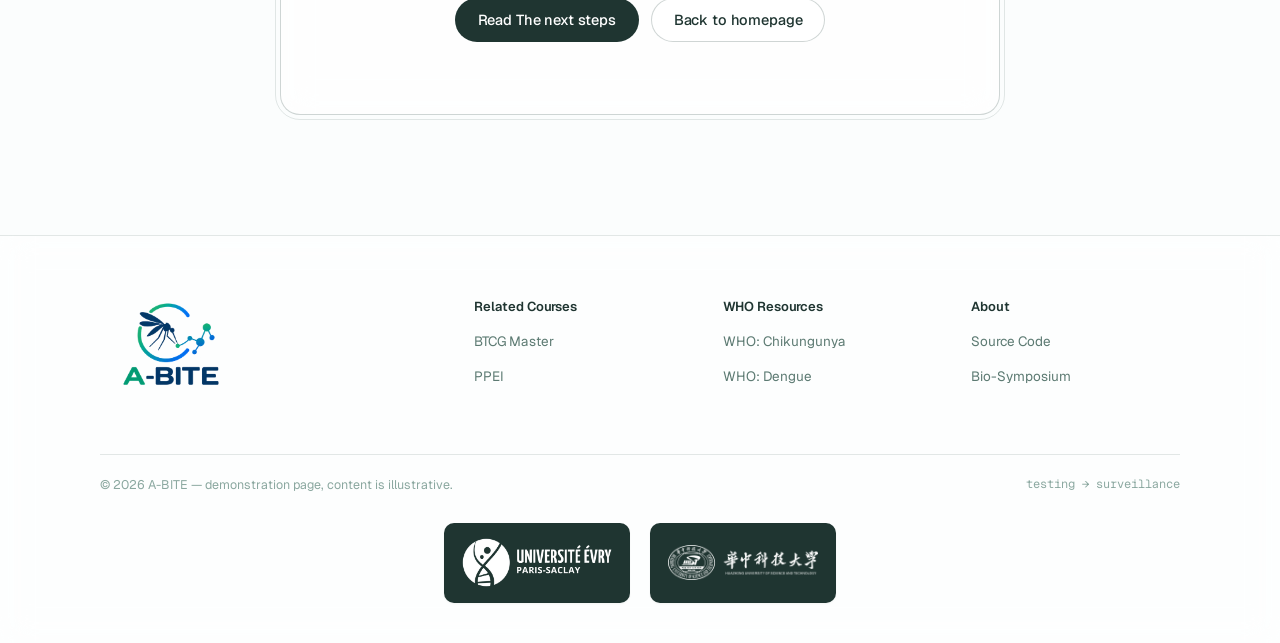
<file: HTML/the-science.html>
<!DOCTYPE html>
<html lang="en">
<head>
  <meta charset="UTF-8">
  <meta name="viewport" content="width=device-width, initial-scale=1.0, viewport-fit=cover">
  <title>The science — A-BITE</title>
  <link rel="icon" type="image/svg+xml" href="../Assets/icons/favicon.svg">
  <link rel="preconnect" href="https://fonts.googleapis.com">
  <link rel="preconnect" href="https://fonts.gstatic.com" crossorigin>
  <link href="https://fonts.googleapis.com/css2?family=Geist:wght@400;500;600;700&family=Geist+Mono:wght@400;500&display=swap" rel="stylesheet">
  <link rel="stylesheet" href="../Styles/base/variables.css">
  <link rel="stylesheet" href="../Styles/base/reset.css">
  <link rel="stylesheet" href="../Styles/components/buttons.css">
  <link rel="stylesheet" href="../Styles/components/navbar.css">
  <link rel="stylesheet" href="../Styles/components/navbar-dropdown.css">
  <link rel="stylesheet" href="../Styles/components/background.css">
  <link rel="stylesheet" href="../Styles/components/footer.css">
  <link rel="stylesheet" href="../Styles/components/back-to-top.css">  <!-- 返回顶部悬浮按钮（全站共享，components.js 注入） -->
  <link rel="stylesheet" href="../Styles/pages/content.css">
  <!-- 背景与导航栏由 components.js 注入（全站一份源码）；main.js 绑定导航交互 -->
  <script src="../js/components.js" defer></script>
  <script src="../js/main.js" defer></script>
</head>
<body>

  <header class="page-head container">
    <p class="micro-label reveal">The science</p>
    <h1 class="reveal" style="--reveal-delay:.08s">The science</h1>
    <hr class="head-rule reveal" style="--reveal-delay:.16s">
  </header>

  <!-- 章节速览：证据链四环 + 待填补的空白 -->
  <nav class="toc container reveal" aria-label="Table of contents">
    <a href="#virus-dose"><span class="toc-num">01</span>A bite deposits far more virus than we assumed</a>
    <a href="#early-replication"><span class="toc-num">02</span>The skin starts replicating it within hours</a>
    <a href="#microneedle-access"><span class="toc-num">03</span>Microneedles can reach that fluid without drawing blood</a>
    <a href="#reading-rna"><span class="toc-num">04</span>We already know how to read it</a>
    <a href="#the-gap"><span class="toc-num">05</span>The fluid under the bite</a>
  </nav>

  <main>

    <section id="virus-dose" class="content-section">
      <div class="prose container">
        <h2 class="reveal"><span class="num">01</span>A bite deposits far more virus than we assumed</h2>
        <p class="sec-sub reveal">Virus dose</p>

        <p class="reveal">A mosquito does not simply draw blood when it bites. It probes the skin repeatedly, injecting saliva each time&mdash;and if the mosquito carries a virus, that saliva is loaded with <strong>large numbers of infectious viral particles</strong>.</p>

        <p class="reveal">For years, the dose delivered by a single bite could only be estimated indirectly. Styer et al. (2007) measured it directly from mosquito saliva and found that <strong>one bite can deposit tens of thousands of infectious particles into the skin</strong>&mdash;far more than earlier estimates. The bite site is therefore not just an entry point: within minutes, it becomes a concentrated local reservoir of virus. The best place to detect the virus early is the bite site itself, not the blood. This insight is the starting point of A-BITE.</p>

        <p class="ref-cite reveal">Ref. &middot; Styer 2007</p>
      </div>
    </section>

    <section id="early-replication" class="content-section">
      <div class="prose container">
        <h2 class="reveal"><span class="num">02</span>The skin starts replicating it within hours</h2>
        <p class="sec-sub reveal">Early replication</p>

        <p class="reveal">The skin was long treated as a passive barrier: the virus enters, crosses into the blood, and only then begins to multiply. Tang et al. (2012) <strong>turned this timeline on its head</strong>. The skin is full of living cells that dengue and chikungunya viruses can infect&mdash;and within hours of a bite, the virus begins multiplying in them. The bite site becomes the body's first virus-producing factory.</p>

        <p class="reveal">In other words, the virus is already active locally <strong>a day or more before it can be found in the blood</strong>. Waiting for a blood test means missing the earliest window; sampling the skin at the bite site means catching the virus exactly where and when it is most concentrated. A-BITE's sampling strategy is a direct engineering answer to this skin-first biology.</p>

        <p class="ref-cite reveal">Ref. &middot; Tang 2012</p>
      </div>
    </section>

    <section id="microneedle-access" class="content-section">
      <div class="prose container">
        <h2 class="reveal"><span class="num">03</span>Microneedles can reach that fluid without drawing blood</h2>
        <p class="sec-sub reveal">Microneedle access</p>

        <p class="reveal">Just beneath the skin surface lies the interstitial fluid&mdash;the liquid that fills the spaces between cells. When an infection begins nearby, this fluid can carry <strong>viral particles and viral RNA</strong>. Unlike blood, it can be reached without puncturing a vessel.</p>

        <p class="reveal">Microneedles make this practical. An array of needles less than a millimetre long passes through the outer skin layers but stops above the blood vessels and pain nerves&mdash;the procedure is <strong>painless and blood-free</strong> (Al Sulaiman et al., 2019). A-BITE needs only a few microlitres of fluid, collected by a small patch in under 25 minutes. No syringe, no sharps waste, no professional required&mdash;<strong>sampling becomes as simple as applying a patch</strong>.</p>

        <p class="ref-cite reveal">Ref. &middot; Al Sulaiman 2019</p>
      </div>
    </section>

    <section id="reading-rna" class="content-section">
      <div class="prose container">
        <h2 class="reveal"><span class="num">04</span>We already know how to read it</h2>
        <p class="sec-sub reveal">Reading the RNA</p>

        <p class="reveal">Once the fluid is collected, the device must answer one question quickly: does it contain dengue or chikungunya RNA? A-BITE's answer is <strong>RT-LAMP</strong>&mdash;a molecular test that, unlike PCR, runs at a single constant temperature and needs no repeated heating cycles.</p>

        <p class="reveal">That one simplification changes the hardware completely: a small heater, an LED and a light sensor are enough to amplify a few RNA copies a billion-fold and read the result within <strong>20&ndash;40 minutes</strong>. Researchers have already demonstrated the full chain&mdash;reagents freeze-dried into a disposable tube with no refrigeration (Yaren 2017), detection built into a 3D-printed box (Priye 2017). <strong>In short: the chemistry that turns a drop of skin fluid into a clear yes/no answer already exists, and the instrument can fit in a hand.</strong></p>

        <p class="ref-cite reveal">Ref. &middot; Yaren 2017; Priye 2017; Ribeiro da Silva 2024; Prado 2024</p>
      </div>
    </section>

    <section id="the-gap" class="content-section">
      <div class="prose container">
        <h2 class="reveal"><span class="num">05</span>The fluid under the bite</h2>
        <p class="sec-sub reveal">The link no one has measured</p>

        <p class="reveal">The four links now seem complete: a bite delivers a large viral dose; the skin amplifies it within hours; microneedles can reach that fluid without blood; and a portable test can read the RNA. But one link is missing&mdash;<strong>no published study has ever connected them in a single system</strong>.</p>

        <p class="reveal">The open question is precise: <strong>in the fluid directly beneath a mosquito bite, how much viral RNA appears, and how early?</strong> Viral RNA has been measured in blood, saliva and urine&mdash;but never in the bite-site fluid where it logically appears first. A-BITE's laboratory work is designed to take exactly this measurement. The answer will decide whether the entire "testing-as-surveillance" system is viable&mdash;it is the project's most fundamental scientific checkpoint.</p>

        <p class="ref-cite reveal">No published study &middot; INOVACHIK 2022; Viruses 2024: blood, saliva, urine only (to cite)</p>
      </div>
    </section>

  </main>

  <section class="page-end">
    <div class="container">
      <div class="end-card reveal">
        <p class="micro-label">Next section</p>
        <h2>The next steps</h2>
        <div class="end-actions">
          <a class="btn btn-primary" href="the-next-steps.html">Read The next steps</a>
          <a class="btn btn-secondary" href="index.html">Back to homepage</a>
        </div>
      </div>
    </div>
  </section>

</body>
</html>
</file>
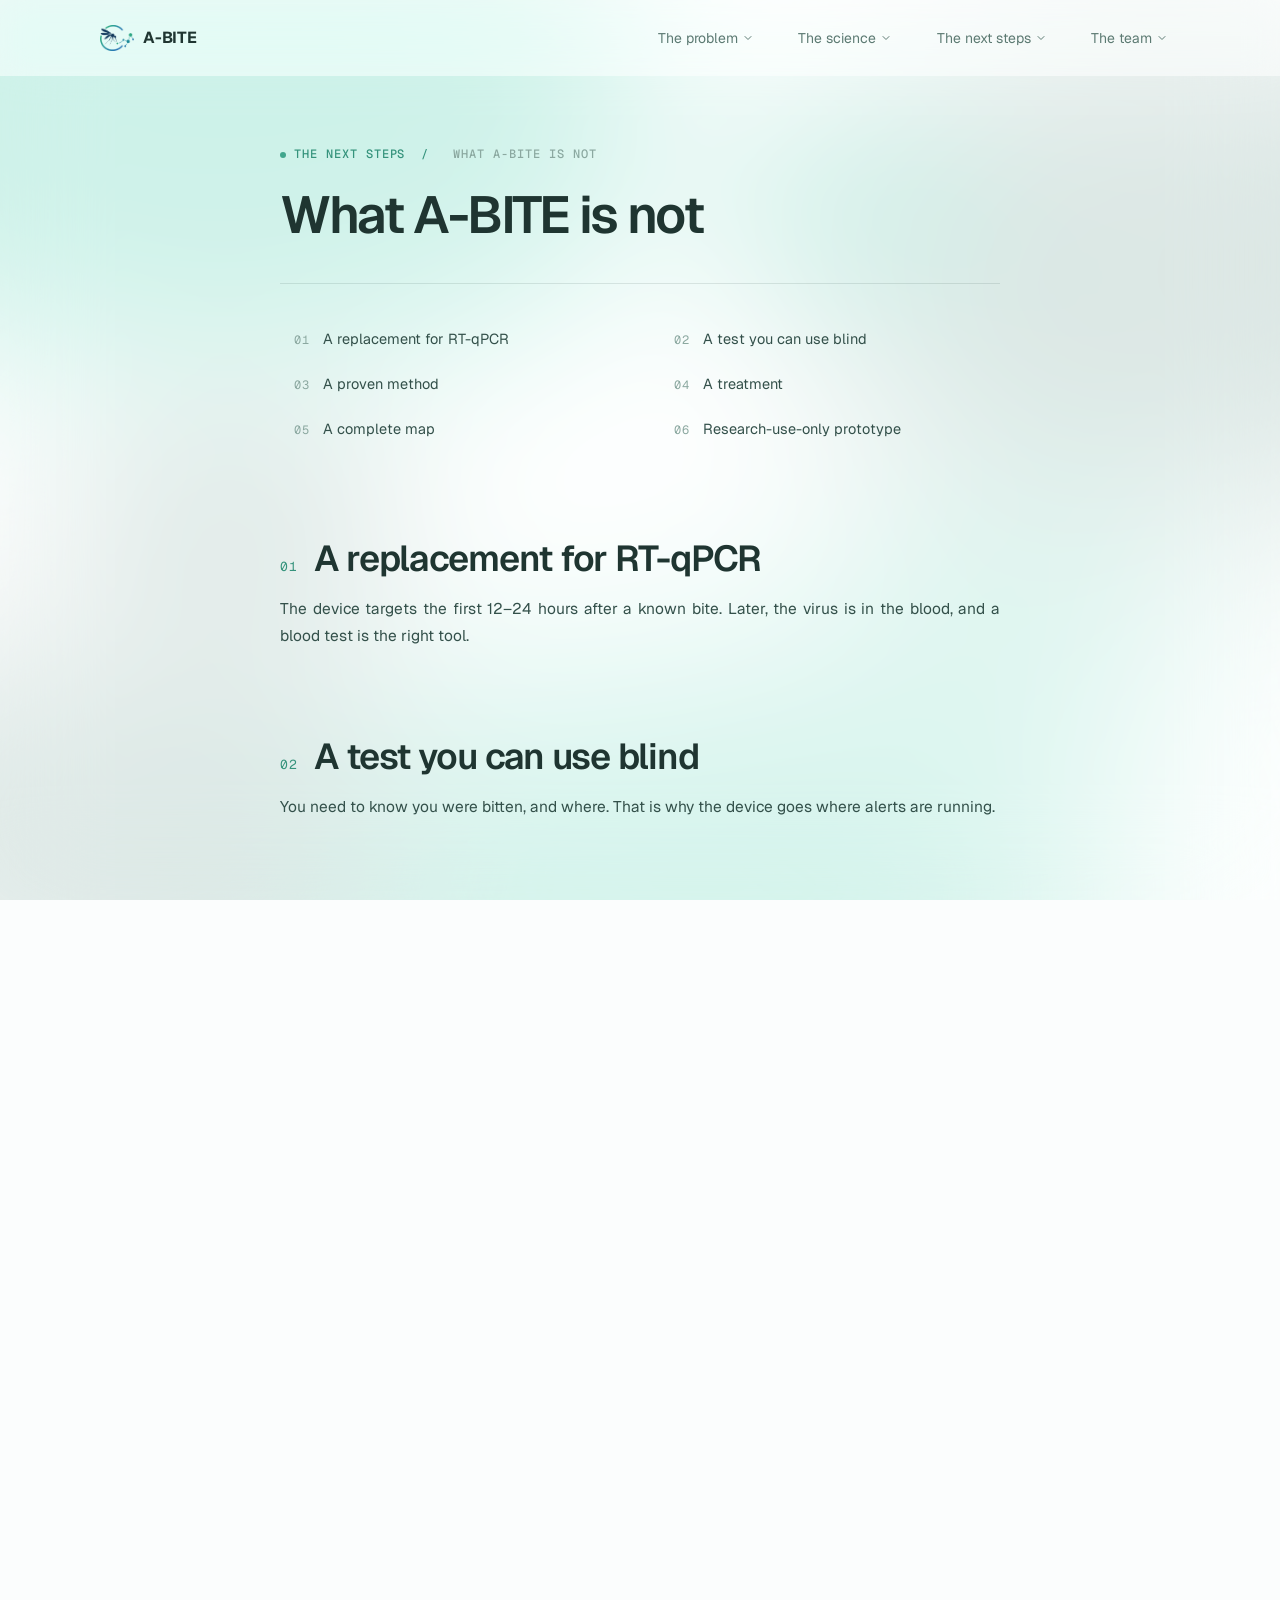
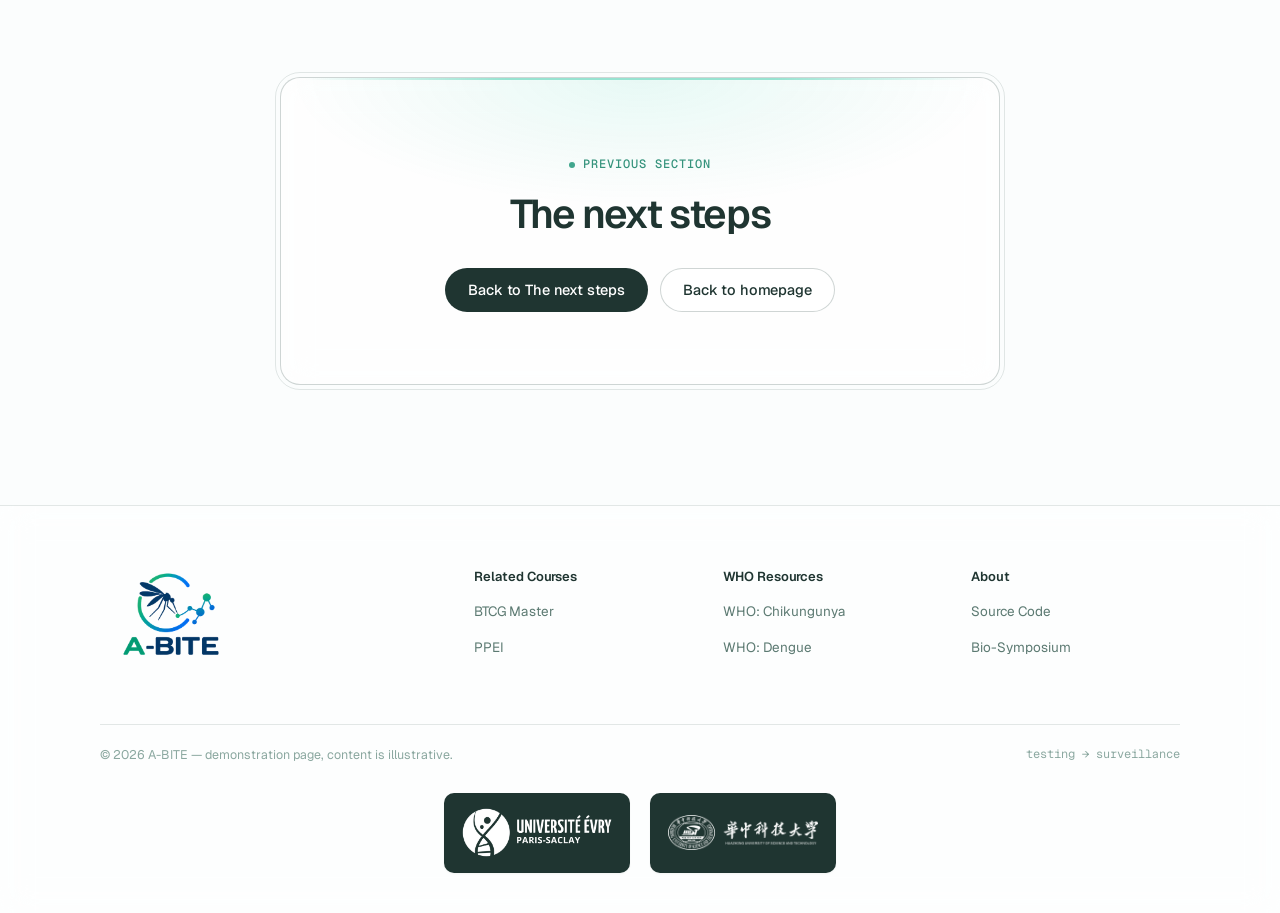
<file: HTML/what-a-bite-is-not.html>
<!DOCTYPE html>
<html lang="en">
<head>
  <meta charset="UTF-8">
  <meta name="viewport" content="width=device-width, initial-scale=1.0, viewport-fit=cover">
  <title>What A-BITE is not — A-BITE</title>
  <link rel="icon" type="image/svg+xml" href="../Assets/icons/favicon.svg">
  <link rel="preconnect" href="https://fonts.googleapis.com">
  <link rel="preconnect" href="https://fonts.gstatic.com" crossorigin>
  <link href="https://fonts.googleapis.com/css2?family=Geist:wght@400;500;600;700&family=Geist+Mono:wght@400;500&display=swap" rel="stylesheet">
  <link rel="stylesheet" href="../Styles/base/variables.css">
  <link rel="stylesheet" href="../Styles/base/reset.css">
  <link rel="stylesheet" href="../Styles/components/buttons.css">
  <link rel="stylesheet" href="../Styles/components/navbar.css">
  <link rel="stylesheet" href="../Styles/components/navbar-dropdown.css">
  <link rel="stylesheet" href="../Styles/components/background.css">
  <link rel="stylesheet" href="../Styles/components/footer.css">
  <link rel="stylesheet" href="../Styles/components/back-to-top.css">  <!-- 返回顶部悬浮按钮（全站共享，components.js 注入） -->
  <link rel="stylesheet" href="../Styles/pages/content.css">
  <!-- 背景与导航栏由 components.js 注入（全站一份源码）；main.js 绑定导航交互 -->
  <script src="../js/components.js" defer></script>
  <script src="../js/main.js" defer></script>
</head>
<body>

  <header class="page-head container">
    <p class="micro-label reveal">The next steps&nbsp;&nbsp;/&nbsp;&nbsp;<span class="crumb-here">What A-BITE is not</span></p>
    <h1 class="reveal" style="--reveal-delay:.08s">What A-BITE is not</h1>
    <hr class="head-rule reveal" style="--reveal-delay:.16s">
  </header>

  <nav class="toc container reveal" aria-label="Table of contents">
    <a href="#rt-qpcr"><span class="toc-num">01</span>A replacement for RT-qPCR</a>
    <a href="#blind"><span class="toc-num">02</span>A test you can use blind</a>
    <a href="#proven-method"><span class="toc-num">03</span>A proven method</a>
    <a href="#treatment"><span class="toc-num">04</span>A treatment</a>
    <a href="#complete-map"><span class="toc-num">05</span>A complete map</a>
    <a href="#prototype"><span class="toc-num">06</span>Research-use-only prototype</a>
  </nav>

  <main>

    <section id="rt-qpcr" class="content-section">
      <div class="prose container">
        <h2 class="reveal"><span class="num">01</span>A replacement for RT-qPCR</h2>
        <p class="reveal">The device targets the first 12–24 hours after a known bite. Later, the virus is in the blood, and a blood test is the right tool.</p>
      </div>
    </section>

    <section id="blind" class="content-section">
      <div class="prose container">
        <h2 class="reveal"><span class="num">02</span>A test you can use blind</h2>
        <p class="reveal">You need to know you were bitten, and where. That is why the device goes where alerts are running.</p>
      </div>
    </section>

    <section id="proven-method" class="content-section">
      <div class="prose container">
        <h2 class="reveal"><span class="num">03</span>A proven method</h2>
        <p class="reveal">Viral RNA has never been measured in human skin fluid. That is what this project sets out to establish — and a negative result would still be a result.</p>
      </div>
    </section>

    <section id="treatment" class="content-section">
      <div class="prose container">
        <h2 class="reveal"><span class="num">04</span>A treatment</h2>
        <p class="reveal">There is no antiviral for chikungunya. The benefit is telling it apart from dengue, avoiding a long diagnostic detour, and reaching surveillance earlier.</p>
      </div>
    </section>

    <section id="complete-map" class="content-section">
      <div class="prose container">
        <h2 class="reveal"><span class="num">05</span>A complete map</h2>
        <p class="reveal">A network only sees where it is installed. Areas without a device stay invisible.</p>
      </div>
    </section>

    <section id="prototype" class="content-section">
      <div class="prose container">
        <h2 class="reveal"><span class="num">06</span>Research-use-only prototype</h2>
        <p class="reveal"><em>No diagnostic claim is made without IVDR conformity.</em></p>
      </div>
    </section>

  </main>

  <section class="page-end">
    <div class="container">
      <div class="end-card reveal">
        <p class="micro-label">Previous section</p>
        <h2>The next steps</h2>
        <div class="end-actions">
          <a class="btn btn-primary" href="the-next-steps.html">Back to The next steps</a>
          <a class="btn btn-secondary" href="index.html">Back to homepage</a>
        </div>
      </div>
    </div>
  </section>

</body>
</html>
</file>
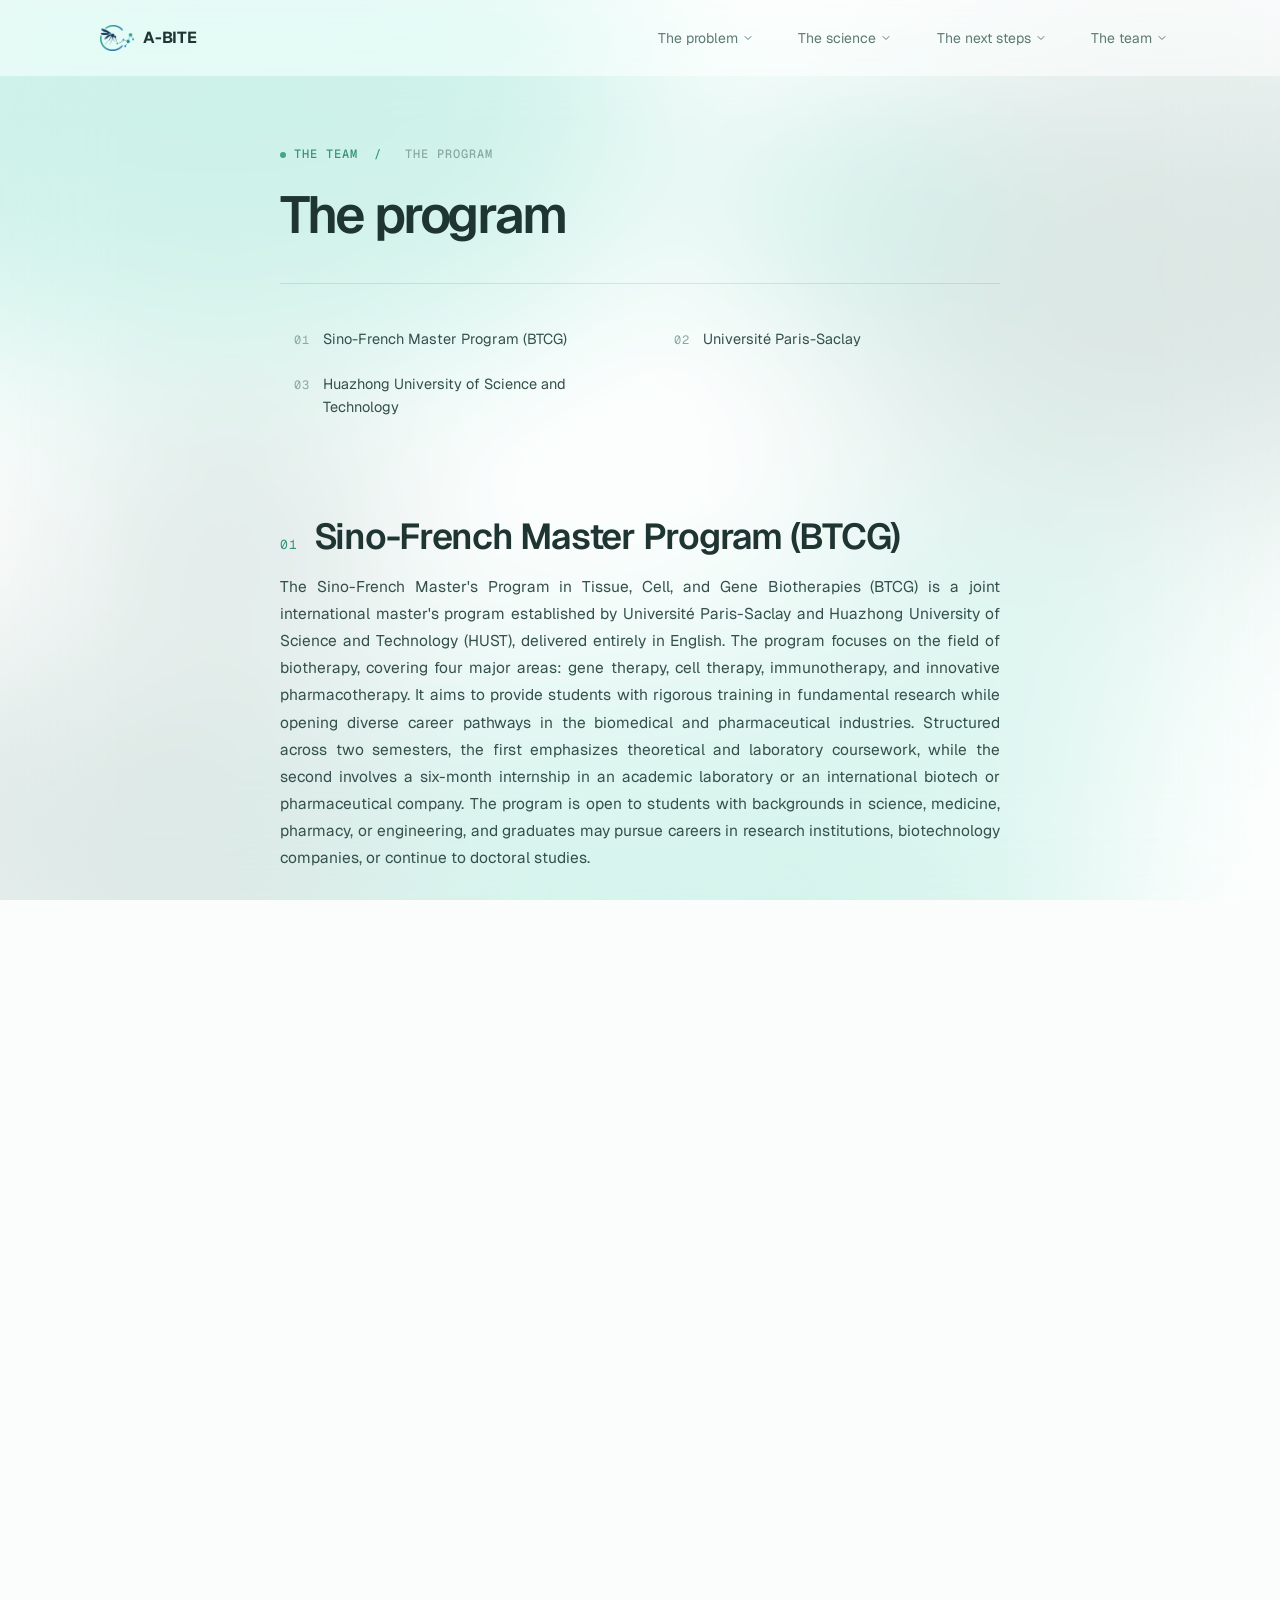
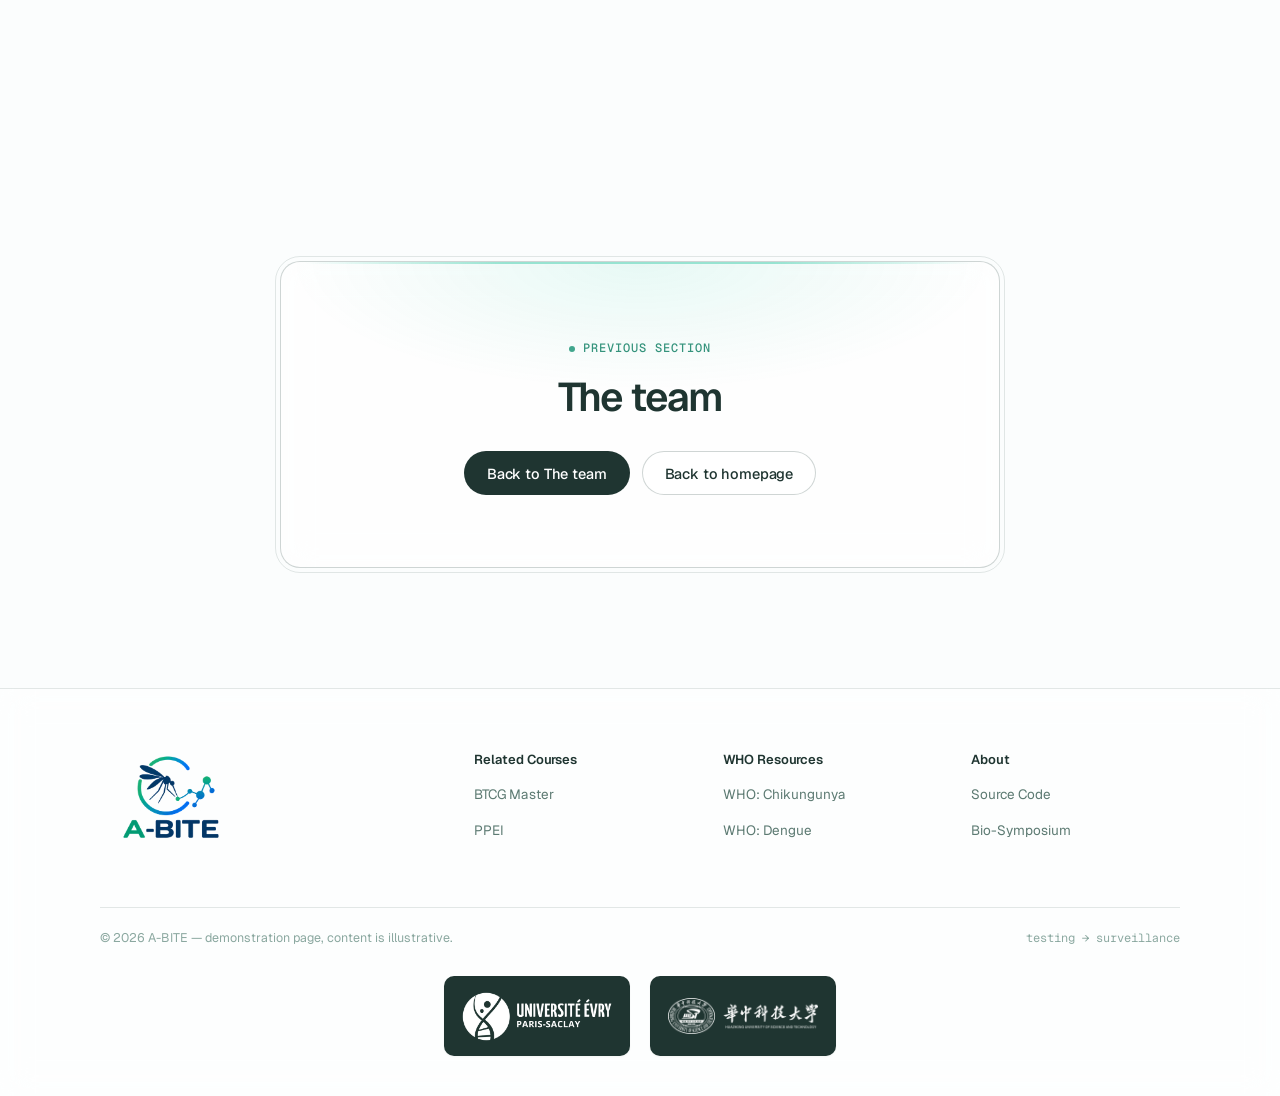
<file: docs/team/the-program.html>
<!DOCTYPE html>
<html lang="en">
<head>
  <meta charset="UTF-8">
  <meta name="viewport" content="width=device-width, initial-scale=1.0, viewport-fit=cover">
  <title>The program — A-BITE</title>
  <link rel="icon" type="image/svg+xml" href="../../Assets/icons/favicon.svg">
  <link rel="preconnect" href="https://fonts.googleapis.com">
  <link rel="preconnect" href="https://fonts.gstatic.com" crossorigin>
  <link href="https://fonts.googleapis.com/css2?family=Geist:wght@400;500;600;700&family=Geist+Mono:wght@400;500&display=swap" rel="stylesheet">
  <link rel="stylesheet" href="../../Styles/base/variables.css">
  <link rel="stylesheet" href="../../Styles/base/reset.css">
  <link rel="stylesheet" href="../../Styles/components/buttons.css">
  <link rel="stylesheet" href="../../Styles/components/navbar.css">
  <link rel="stylesheet" href="../../Styles/components/navbar-dropdown.css">
  <link rel="stylesheet" href="../../Styles/components/background.css">
  <link rel="stylesheet" href="../../Styles/components/footer.css">
  <link rel="stylesheet" href="../../Styles/components/back-to-top.css">  <!-- 返回顶部悬浮按钮（全站共享，components.js 注入） -->
  <link rel="stylesheet" href="../../Styles/pages/content.css">
  <!-- 背景与导航栏由 components.js 注入（全站一份源码）；main.js 绑定导航交互 -->
  <script src="../../js/components.js" defer></script>
  <script src="../../js/main.js" defer></script>
</head>
<body>

  <header class="page-head container">
    <p class="micro-label reveal">The team&nbsp;&nbsp;/&nbsp;&nbsp;<span class="crumb-here">The program</span></p>
    <h1 class="reveal" style="--reveal-delay:.08s">The program</h1>
    <hr class="head-rule reveal" style="--reveal-delay:.16s">
  </header>

  <nav class="toc container reveal" aria-label="Table of contents">
    <a href="#sino-french-program"><span class="toc-num">01</span>Sino-French Master Program (BTCG)</a>
    <a href="#paris-saclay"><span class="toc-num">02</span>Université Paris-Saclay</a>
    <a href="#hust"><span class="toc-num">03</span>Huazhong University of Science and Technology</a>
  </nav>

  <main>

    <section id="sino-french-program" class="content-section">
      <div class="prose container">
        <h2 class="reveal"><span class="num">01</span>Sino-French Master Program (BTCG)</h2>
        <p class="reveal">The Sino-French Master's Program in Tissue, Cell, and Gene Biotherapies (BTCG) is a joint international master's program established by Université Paris-Saclay and Huazhong University of Science and Technology (HUST), delivered entirely in English. The program focuses on the field of biotherapy, covering four major areas: gene therapy, cell therapy, immunotherapy, and innovative pharmacotherapy. It aims to provide students with rigorous training in fundamental research while opening diverse career pathways in the biomedical and pharmaceutical industries. Structured across two semesters, the first emphasizes theoretical and laboratory coursework, while the second involves a six-month internship in an academic laboratory or an international biotech or pharmaceutical company. The program is open to students with backgrounds in science, medicine, pharmacy, or engineering, and graduates may pursue careers in research institutions, biotechnology companies, or continue to doctoral studies.</p>
      </div>
    </section>

    <section id="paris-saclay" class="content-section">
      <div class="prose container">
        <h2 class="reveal"><span class="num">02</span>Université Paris-Saclay</h2>
        <p class="reveal">Université Paris-Saclay is one of France's leading comprehensive research universities. Its predecessor, Université Paris-Sud (Paris XI), was officially renamed in January 2020 as part of a major restructuring that brought together several elite institutions and research centers in the Greater Paris region. The university is internationally renowned for its strengths in physics, mathematics, chemistry, and life sciences. In the 2021 Academic Ranking of World Universities (ARWU), it ranked 13th globally overall, 1st in the world in mathematics, and 9th in physics — both top positions in France. The university operates 83 research laboratories, publishes over 6,300 scientific works annually, and hosts 5,000 international students from 136 countries. It is a flagship institution of France's national higher education reform initiative, the <em>Initiative d'Excellence</em> (IDEX).</p>
      </div>
    </section>

    <section id="hust" class="content-section">
      <div class="prose container">
        <h2 class="reveal"><span class="num">03</span>Huazhong University of Science and Technology</h2>
        <p class="reveal">Huazhong University of Science and Technology (HUST) is a key comprehensive research university directly under the Ministry of Education of China, located in Wuhan, Hubei Province. It was established in 2000 through the merger of Huazhong University of Science and Technology (formerly Huazhong Institute of Technology), Tongji Medical College, and Wuhan Urban Construction Institute. HUST is among the first cohort of universities in China's "Double First-Class," "985 Project," and "211 Project" national initiatives. The university covers 11 major academic disciplines, offers 117 undergraduate programs, and holds 46 first-level doctoral degree authorizations. It consistently ranks in the top ten among Chinese universities, with internationally competitive programs in mechanical engineering, optical engineering, and biomedical engineering. Its sprawling 7,000-mu campus, with 72% green coverage, has earned it the nickname "Forest University." The university currently enrolls approximately 60,000 students.</p>
      </div>
    </section>

  </main>

  <section class="page-end">
    <div class="container">
      <div class="end-card reveal">
        <p class="micro-label">Previous section</p>
        <h2>The team</h2>
        <div class="end-actions">
          <a class="btn btn-primary" href="the-team.html">Back to The team</a>
          <a class="btn btn-secondary" href="../../index.html">Back to homepage</a>
        </div>
      </div>
    </div>
  </section>

</body>
</html>
</file>
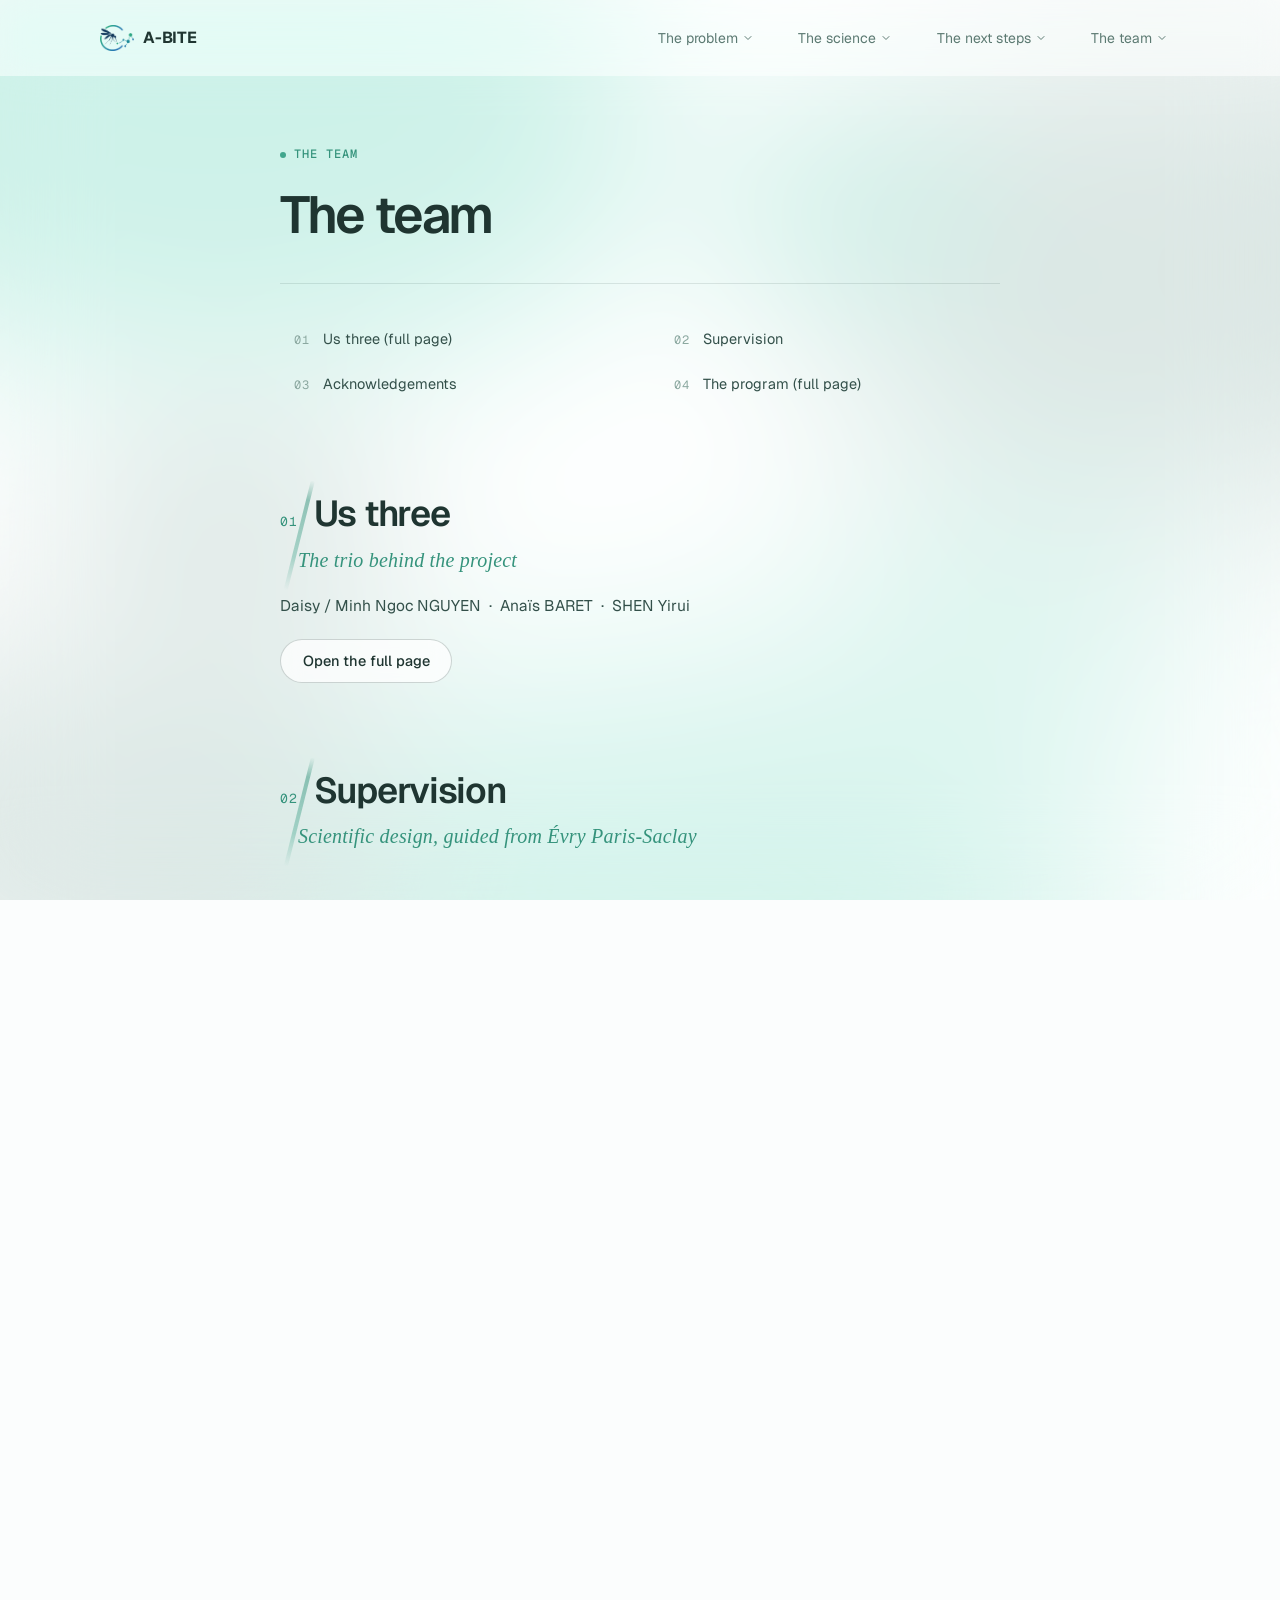
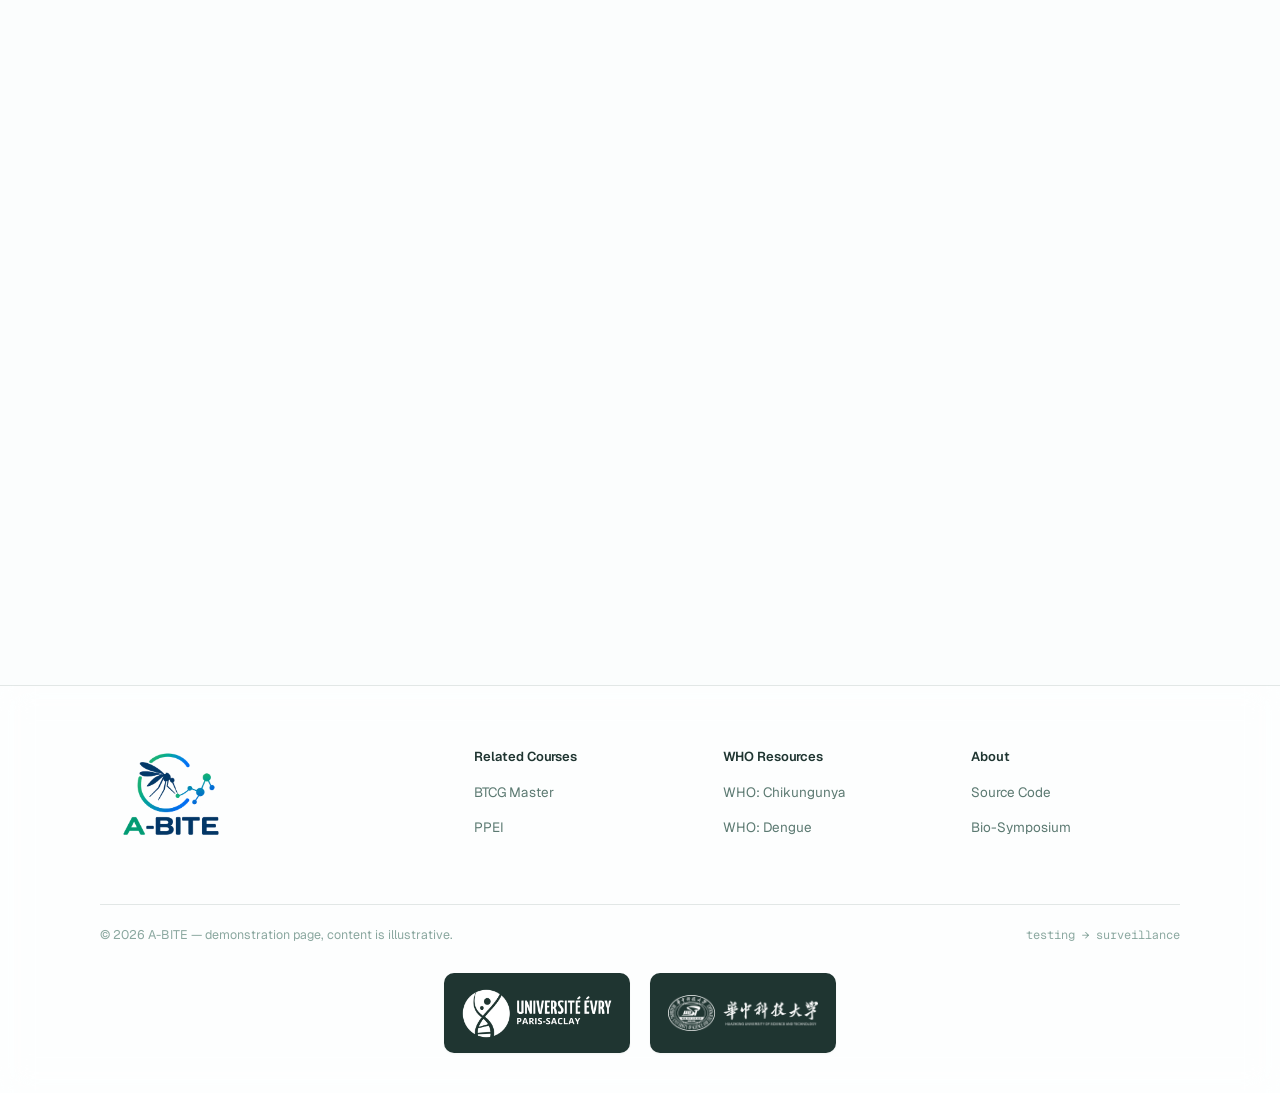
<file: docs/team/the-team.html>
<!DOCTYPE html>
<html lang="en">
<head>
  <meta charset="UTF-8">
  <meta name="viewport" content="width=device-width, initial-scale=1.0, viewport-fit=cover">
  <title>The team — A-BITE</title>
  <link rel="icon" type="image/svg+xml" href="../../Assets/icons/favicon.svg">
  <link rel="preconnect" href="https://fonts.googleapis.com">
  <link rel="preconnect" href="https://fonts.gstatic.com" crossorigin>
  <link href="https://fonts.googleapis.com/css2?family=Geist:wght@400;500;600;700&family=Geist+Mono:wght@400;500&display=swap" rel="stylesheet">
  <link rel="stylesheet" href="../../Styles/base/variables.css">
  <link rel="stylesheet" href="../../Styles/base/reset.css">
  <link rel="stylesheet" href="../../Styles/components/buttons.css">
  <link rel="stylesheet" href="../../Styles/components/navbar.css">
  <link rel="stylesheet" href="../../Styles/components/navbar-dropdown.css">
  <link rel="stylesheet" href="../../Styles/components/background.css">
  <link rel="stylesheet" href="../../Styles/components/footer.css">
  <link rel="stylesheet" href="../../Styles/components/back-to-top.css">  <!-- 返回顶部悬浮按钮（全站共享，components.js 注入） -->
  <link rel="stylesheet" href="../../Styles/pages/content.css">
  <!-- 背景与导航栏由 components.js 注入（全站一份源码）；main.js 绑定导航交互 -->
  <script src="../../js/components.js" defer></script>
  <script src="../../js/main.js" defer></script>
</head>
<body>

  <header class="page-head container">
    <p class="micro-label reveal">The team</p>
    <h1 class="reveal" style="--reveal-delay:.08s">The team</h1>
    <hr class="head-rule reveal" style="--reveal-delay:.16s">
  </header>

  <nav class="toc container reveal" aria-label="Table of contents">
    <a href="#us-three"><span class="toc-num">01</span>Us three (full page)</a>
    <a href="#supervision"><span class="toc-num">02</span>Supervision</a>
    <a href="#acknowledgements"><span class="toc-num">03</span>Acknowledgements</a>
    <a href="#the-program"><span class="toc-num">04</span>The program (full page)</a>
  </nav>

  <main>

    <section id="us-three" class="content-section">
      <div class="prose container">
        <h2 class="reveal"><span class="num">01</span>Us three</h2>
        <p class="sec-sub reveal">The trio behind the project</p>
        <p class="reveal">Daisy / Minh Ngoc NGUYEN &nbsp;·&nbsp; Anaïs BARET &nbsp;·&nbsp; SHEN Yirui</p>
        <p class="reveal"><a class="btn btn-secondary" href="us-three.html">Open the full page</a></p>
      </div>
    </section>

    <section id="supervision" class="content-section">
      <div class="prose container">
        <h2 class="reveal"><span class="num">02</span>Supervision</h2>
        <p class="sec-sub reveal">Scientific design, guided from Évry Paris-Saclay</p>
        <p class="reveal"><strong>Prof. Sylvain Fisson</strong> — Professor at Université d'Évry Paris-Saclay and leader of the Sino-French Bioscience Program. His research focuses on gene therapy for ocular diseases and clinical translation, particularly on immune responses to gene therapy and how to regulate them in the immune‑privileged ocular microenvironment to avoid treatment failure, covering the full innovation path from basic mechanisms to clinical application. He was an invited lecturer at the International Summer School of Huazhong University of Science and Technology (HUST) on 'Gene Therapy for Ocular Diseases and Its Clinical Application'. In this project, he supervised the overall scientific design.</p>
      </div>
    </section>

    <section id="acknowledgements" class="content-section">
      <div class="prose container">
        <h2 class="reveal"><span class="num">03</span>Acknowledgements</h2>
        <p class="sec-sub reveal">Expertise from the dengue vaccine frontline</p>
        <p class="reveal"><strong>Dr Vianney Tricou</strong> — Expert in arboviral diagnostics and epidemiology at Takeda Pharmaceuticals International AG (Zurich, Switzerland). He has been deeply involved in international multicentre clinical trials of the tetravalent dengue live‑attenuated vaccine TAK‑003 (branded QDENGA), serving as a core co‑author from Phase II dose‑finding to Phase III pivotal efficacy studies, with results published in top medical journals such as *The Lancet Infectious Diseases*. His profound expertise in dengue viraemia kinetics directly guided this project to focus on a single well‑characterised target for optimised detection strategy.</p>
      </div>
    </section>

    <section id="the-program" class="content-section">
      <div class="prose container">
        <h2 class="reveal"><span class="num">04</span>The program</h2>
        <p class="sec-sub reveal">A Sino-French bridge between Paris-Saclay and HUST</p>
        <p class="reveal">Sino-French Program &nbsp;·&nbsp; Paris-Saclay &nbsp;·&nbsp; HUST</p>
        <p class="reveal"><a class="btn btn-secondary" href="the-program.html">Open the full page</a></p>
      </div>
    </section>

  </main>

  <section class="page-end">
    <div class="container">
      <div class="end-card reveal">
        <p class="micro-label">End</p>
        <h2>A-BITE</h2>
        <div class="end-actions">
          <a class="btn btn-primary" href="../../index.html">Back to homepage</a>
          <a class="btn btn-secondary" href="../the-next-steps.html">The next steps</a>
        </div>
      </div>
    </div>
  </section>

</body>
</html>
</file>
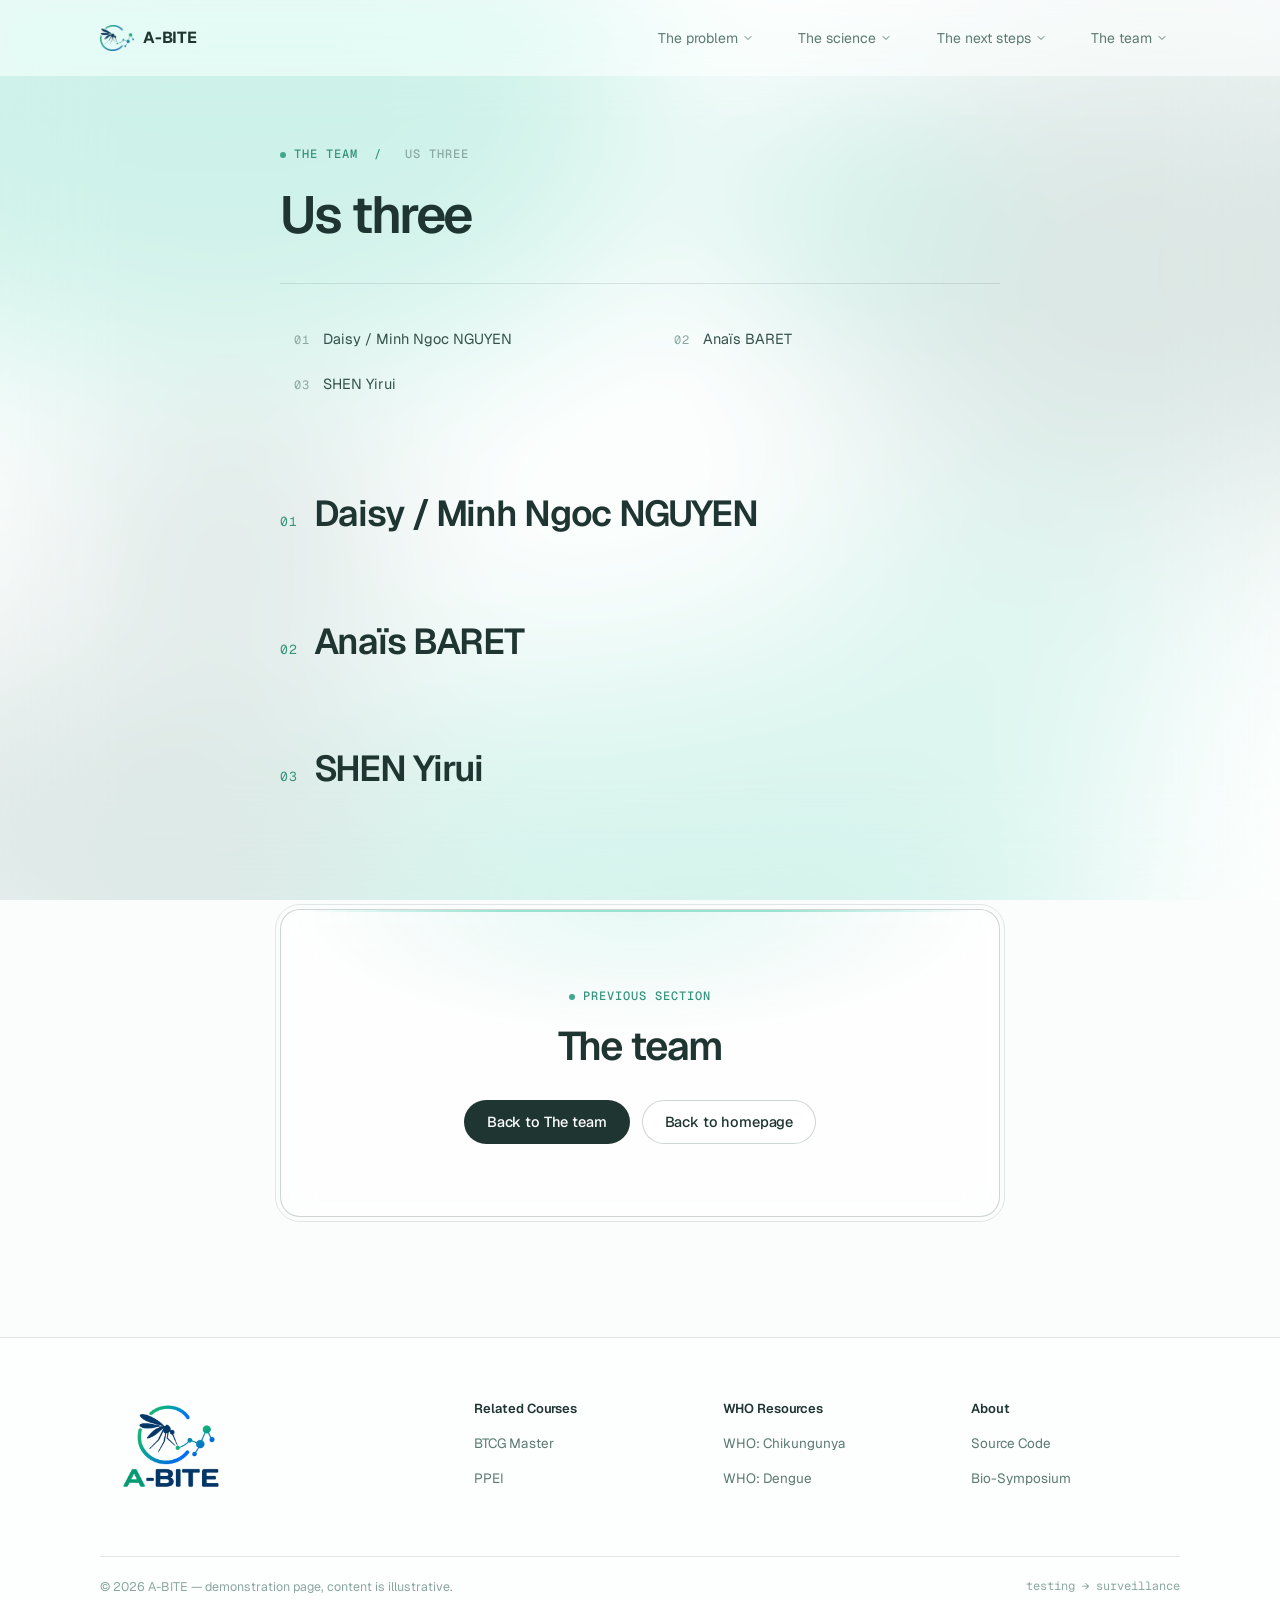
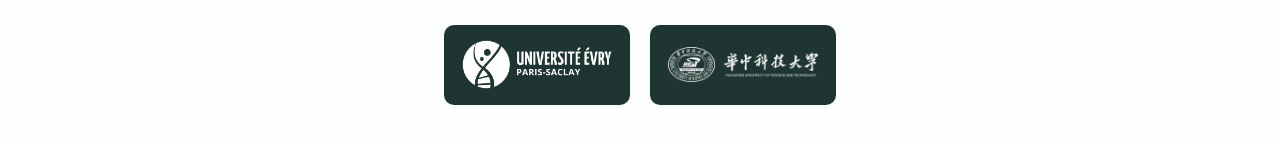
<file: docs/team/us-three.html>
<!DOCTYPE html>
<html lang="en">
<head>
  <meta charset="UTF-8">
  <meta name="viewport" content="width=device-width, initial-scale=1.0, viewport-fit=cover">
  <title>Us three — A-BITE</title>
  <link rel="icon" type="image/svg+xml" href="../../Assets/icons/favicon.svg">
  <link rel="preconnect" href="https://fonts.googleapis.com">
  <link rel="preconnect" href="https://fonts.gstatic.com" crossorigin>
  <link href="https://fonts.googleapis.com/css2?family=Geist:wght@400;500;600;700&family=Geist+Mono:wght@400;500&display=swap" rel="stylesheet">
  <link rel="stylesheet" href="../../Styles/base/variables.css">
  <link rel="stylesheet" href="../../Styles/base/reset.css">
  <link rel="stylesheet" href="../../Styles/components/buttons.css">
  <link rel="stylesheet" href="../../Styles/components/navbar.css">
  <link rel="stylesheet" href="../../Styles/components/navbar-dropdown.css">
  <link rel="stylesheet" href="../../Styles/components/background.css">
  <link rel="stylesheet" href="../../Styles/components/footer.css">
  <link rel="stylesheet" href="../../Styles/components/back-to-top.css">  <!-- 返回顶部悬浮按钮（全站共享，components.js 注入） -->
  <link rel="stylesheet" href="../../Styles/pages/content.css">
  <!-- 背景与导航栏由 components.js 注入（全站一份源码）；main.js 绑定导航交互 -->
  <script src="../../js/components.js" defer></script>
  <script src="../../js/main.js" defer></script>
</head>
<body>

  <header class="page-head container">
    <p class="micro-label reveal">The team&nbsp;&nbsp;/&nbsp;&nbsp;<span class="crumb-here">Us three</span></p>
    <h1 class="reveal" style="--reveal-delay:.08s">Us three</h1>
    <hr class="head-rule reveal" style="--reveal-delay:.16s">
  </header>

  <nav class="toc container reveal" aria-label="Table of contents">
    <a href="#daisy"><span class="toc-num">01</span>Daisy / Minh Ngoc NGUYEN</a>
    <a href="#anais"><span class="toc-num">02</span>Anaïs BARET</a>
    <a href="#yirui"><span class="toc-num">03</span>SHEN Yirui</a>
  </nav>

  <main>

    <section id="daisy" class="content-section">
      <div class="prose container">
        <h2 class="reveal"><span class="num">01</span>Daisy / Minh Ngoc NGUYEN</h2>
      </div>
    </section>

    <section id="anais" class="content-section">
      <div class="prose container">
        <h2 class="reveal"><span class="num">02</span>Anaïs BARET</h2>
      </div>
    </section>

    <section id="yirui" class="content-section">
      <div class="prose container">
        <h2 class="reveal"><span class="num">03</span>SHEN Yirui</h2>
      </div>
    </section>

  </main>

  <section class="page-end">
    <div class="container">
      <div class="end-card reveal">
        <p class="micro-label">Previous section</p>
        <h2>The team</h2>
        <div class="end-actions">
          <a class="btn btn-primary" href="the-team.html">Back to The team</a>
          <a class="btn btn-secondary" href="../../index.html">Back to homepage</a>
        </div>
      </div>
    </div>
  </section>

</body>
</html>
</file>
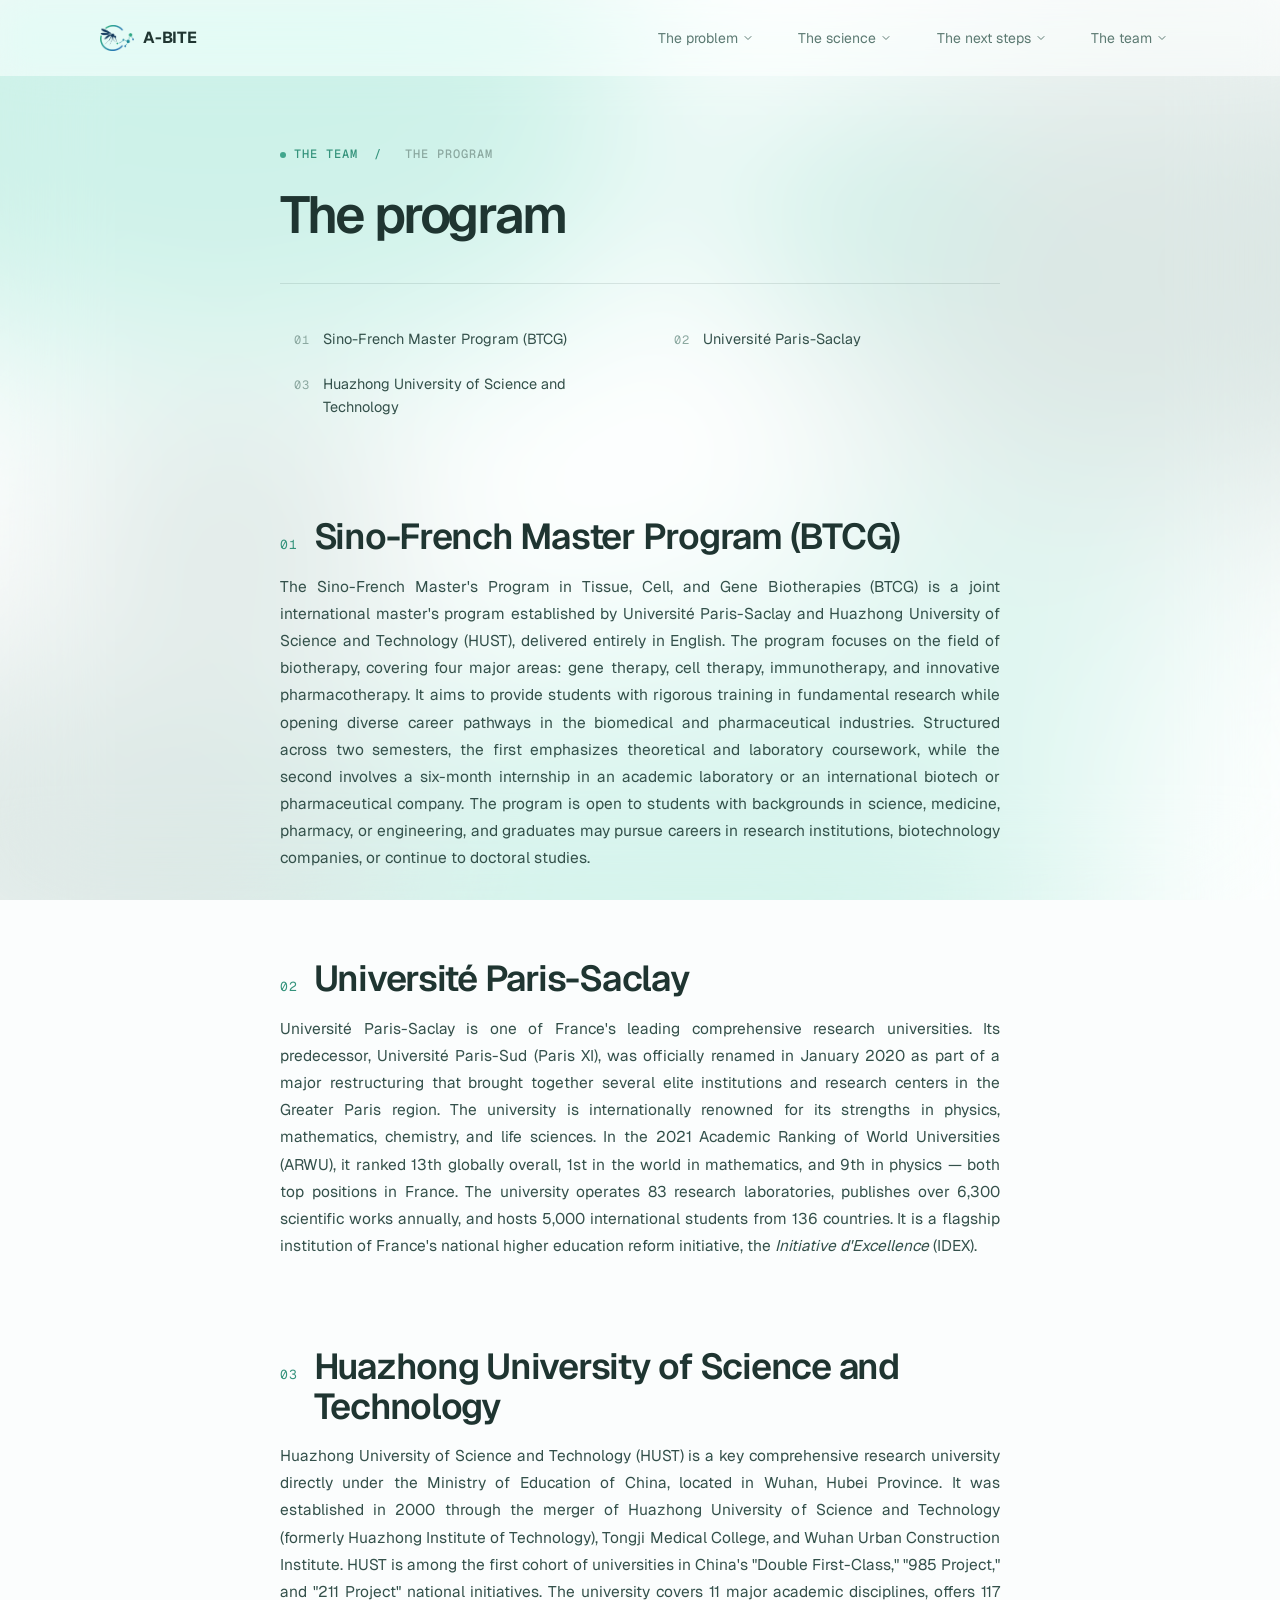
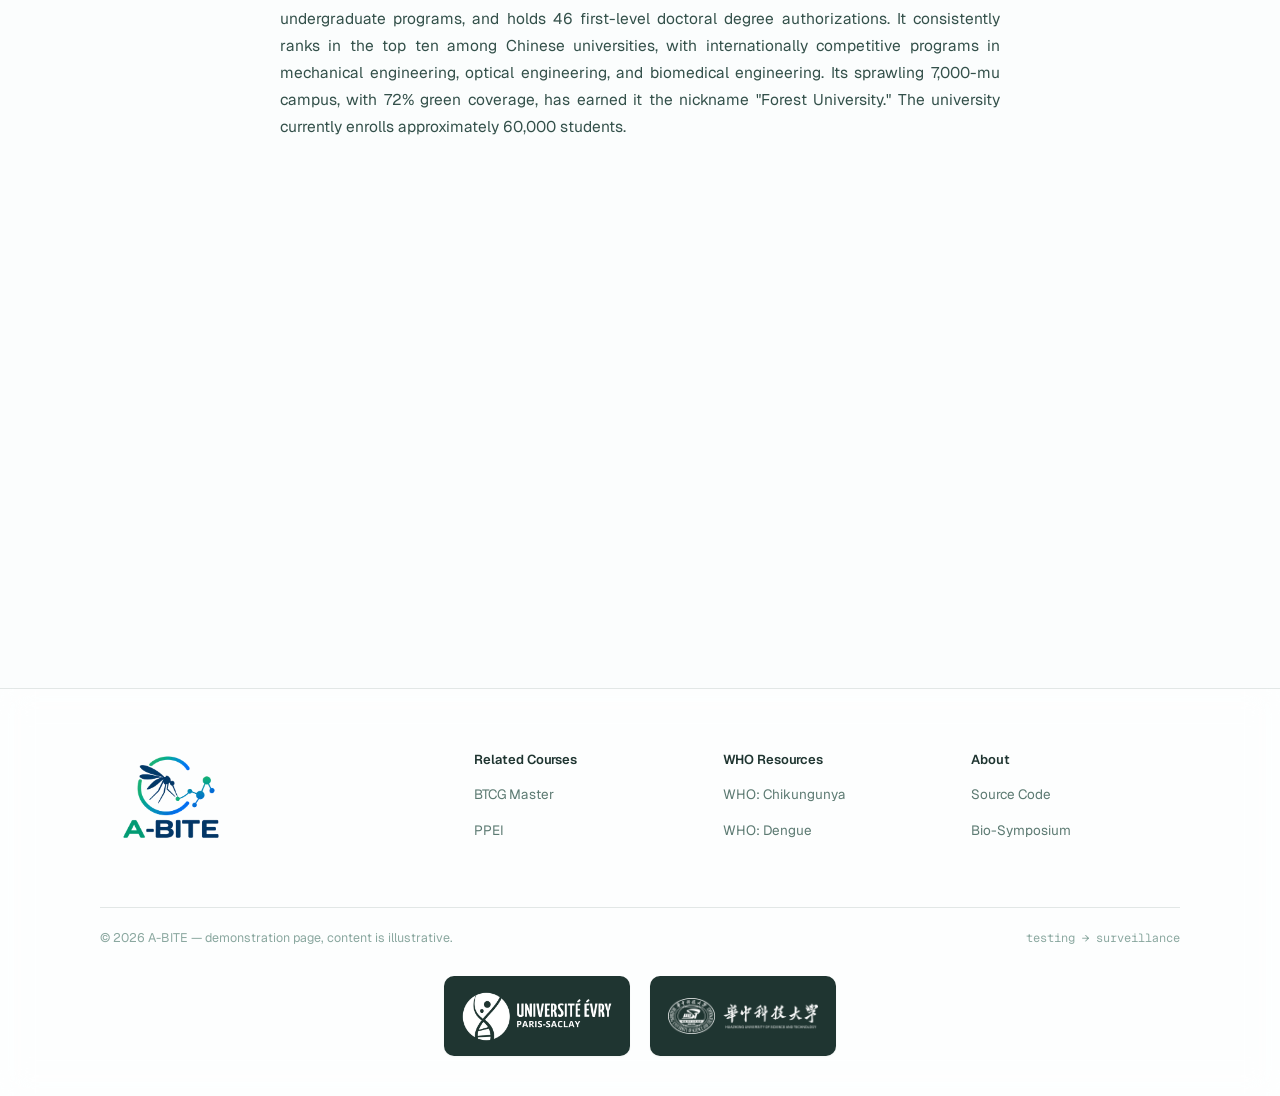
<file: HTML/team/the-program.html>
<!DOCTYPE html>
<html lang="en">
<head>
  <meta charset="UTF-8">
  <meta name="viewport" content="width=device-width, initial-scale=1.0, viewport-fit=cover">
  <title>The program — A-BITE</title>
  <link rel="icon" type="image/svg+xml" href="../../Assets/icons/favicon.svg">
  <link rel="preconnect" href="https://fonts.googleapis.com">
  <link rel="preconnect" href="https://fonts.gstatic.com" crossorigin>
  <link href="https://fonts.googleapis.com/css2?family=Geist:wght@400;500;600;700&family=Geist+Mono:wght@400;500&display=swap" rel="stylesheet">
  <link rel="stylesheet" href="../../Styles/base/variables.css">
  <link rel="stylesheet" href="../../Styles/base/reset.css">
  <link rel="stylesheet" href="../../Styles/components/buttons.css">
  <link rel="stylesheet" href="../../Styles/components/navbar.css">
  <link rel="stylesheet" href="../../Styles/components/navbar-dropdown.css">
  <link rel="stylesheet" href="../../Styles/components/background.css">
  <link rel="stylesheet" href="../../Styles/components/footer.css">
  <link rel="stylesheet" href="../../Styles/components/back-to-top.css">  <!-- 返回顶部悬浮按钮（全站共享，components.js 注入） -->
  <link rel="stylesheet" href="../../Styles/pages/content.css">
  <!-- 背景与导航栏由 components.js 注入（全站一份源码）；main.js 绑定导航交互 -->
  <script src="../../js/components.js" defer></script>
  <script src="../../js/main.js" defer></script>
</head>
<body>

  <header class="page-head container">
    <p class="micro-label reveal">The team&nbsp;&nbsp;/&nbsp;&nbsp;<span class="crumb-here">The program</span></p>
    <h1 class="reveal" style="--reveal-delay:.08s">The program</h1>
    <hr class="head-rule reveal" style="--reveal-delay:.16s">
  </header>

  <nav class="toc container reveal" aria-label="Table of contents">
    <a href="#sino-french-program"><span class="toc-num">01</span>Sino-French Master Program (BTCG)</a>
    <a href="#paris-saclay"><span class="toc-num">02</span>Université Paris-Saclay</a>
    <a href="#hust"><span class="toc-num">03</span>Huazhong University of Science and Technology</a>
  </nav>

  <main>

    <section id="sino-french-program" class="content-section">
      <div class="prose container">
        <h2 class="reveal"><span class="num">01</span>Sino-French Master Program (BTCG)</h2>
        <p class="reveal">The Sino-French Master's Program in Tissue, Cell, and Gene Biotherapies (BTCG) is a joint international master's program established by Université Paris-Saclay and Huazhong University of Science and Technology (HUST), delivered entirely in English. The program focuses on the field of biotherapy, covering four major areas: gene therapy, cell therapy, immunotherapy, and innovative pharmacotherapy. It aims to provide students with rigorous training in fundamental research while opening diverse career pathways in the biomedical and pharmaceutical industries. Structured across two semesters, the first emphasizes theoretical and laboratory coursework, while the second involves a six-month internship in an academic laboratory or an international biotech or pharmaceutical company. The program is open to students with backgrounds in science, medicine, pharmacy, or engineering, and graduates may pursue careers in research institutions, biotechnology companies, or continue to doctoral studies.</p>
      </div>
    </section>

    <section id="paris-saclay" class="content-section">
      <div class="prose container">
        <h2 class="reveal"><span class="num">02</span>Université Paris-Saclay</h2>
        <p class="reveal">Université Paris-Saclay is one of France's leading comprehensive research universities. Its predecessor, Université Paris-Sud (Paris XI), was officially renamed in January 2020 as part of a major restructuring that brought together several elite institutions and research centers in the Greater Paris region. The university is internationally renowned for its strengths in physics, mathematics, chemistry, and life sciences. In the 2021 Academic Ranking of World Universities (ARWU), it ranked 13th globally overall, 1st in the world in mathematics, and 9th in physics — both top positions in France. The university operates 83 research laboratories, publishes over 6,300 scientific works annually, and hosts 5,000 international students from 136 countries. It is a flagship institution of France's national higher education reform initiative, the <em>Initiative d'Excellence</em> (IDEX).</p>
      </div>
    </section>

    <section id="hust" class="content-section">
      <div class="prose container">
        <h2 class="reveal"><span class="num">03</span>Huazhong University of Science and Technology</h2>
        <p class="reveal">Huazhong University of Science and Technology (HUST) is a key comprehensive research university directly under the Ministry of Education of China, located in Wuhan, Hubei Province. It was established in 2000 through the merger of Huazhong University of Science and Technology (formerly Huazhong Institute of Technology), Tongji Medical College, and Wuhan Urban Construction Institute. HUST is among the first cohort of universities in China's "Double First-Class," "985 Project," and "211 Project" national initiatives. The university covers 11 major academic disciplines, offers 117 undergraduate programs, and holds 46 first-level doctoral degree authorizations. It consistently ranks in the top ten among Chinese universities, with internationally competitive programs in mechanical engineering, optical engineering, and biomedical engineering. Its sprawling 7,000-mu campus, with 72% green coverage, has earned it the nickname "Forest University." The university currently enrolls approximately 60,000 students.</p>
      </div>
    </section>

  </main>

  <section class="page-end">
    <div class="container">
      <div class="end-card reveal">
        <p class="micro-label">Previous section</p>
        <h2>The team</h2>
        <div class="end-actions">
          <a class="btn btn-primary" href="the-team.html">Back to The team</a>
          <a class="btn btn-secondary" href="../index.html">Back to homepage</a>
        </div>
      </div>
    </div>
  </section>

</body>
</html>
</file>
<file: Styles/base/variables.css>
/* ============================================================
   A-BITE 设计令牌（Design Tokens）
   ——本文件集中定义全站复用的 CSS 变量，其它样式文件一律通过
     var(--xxx) 引用，改这里即可全局生效。
   配色：低饱和度的青绿色（teal-green）+ 灰绿色 + 白色
   风格参照：vercel.com —— 发丝级（hairline）细边框、克制的阴影、
             紧凑的无衬线字体、等宽字体做小标签
   ============================================================ */

:root {
  /* ---- 青绿-薄荷色阶（mint，由浅 → 深）----
     用于背景光斑、高亮文字、终端输出中的"阳性/成功"等着色 */
  --mint-100: #dcf5ee;
  --mint-200: #c4eee3;
  --mint-300: #ade9da;
  --mint-400: #97e3d1;
  --mint-500: #7fd8c3;

  /* ---- 灰绿 / 雾灰中性色阶（mist / sage）----
     用于次要文字、卡片描边、深色区块上的弱化文字 */
  --mist-50: #f4f8f7;
  --mist-100: #eef5f3;
  --mist-200: #e8efed;
  --sage-200: #d9e4e1;
  --sage-300: #cbdad6;
  --sage-400: #bcd2cd;
  --sage-500: #a4beb8;
  --sage-600: #86a49d;

  /* ---- 深青绿与墨色（teal / ink）----
     ink 系列是"近黑"文字色；teal 系列是品牌强调色 */
  --teal-600: #41a68d;
  --teal-700: #35937c;
  --teal-800: #2f8270;
  --teal-900: #245f53;
  --ink-900: #1f3531;   /* 主文字 / 主按钮底色（Vercel 式近黑） */
  --ink-700: #33504a;   /* 次级文字 */
  --ink-500: #5c7a72;   /* 弱化文字 */
  --ink-300: #8ba8a0;   /* 最弱文字（如页脚版权行） */

  /* ---- 语义化令牌（semantic tokens）----
     不直接描述颜色本身，而是描述"用途"，方便统一换肤 */
  --color-bg: #fbfdfd;                        /* 页面底色（极浅的冷白） */
  --color-surface: #ffffff;                   /* 卡片等表面色 */
  --color-text: var(--ink-900);               /* 正文主色 */
  --color-text-secondary: var(--ink-700);     /* 正文次色 */
  --color-text-muted: var(--ink-500);         /* 正文弱化色 */
  --color-accent: var(--ink-900);             /* 主强调色：Vercel 式近黑主按钮 */
  --color-accent-hover: var(--ink-700);       /* 主强调色悬停态 */
  --color-teal: var(--teal-800);              /* 品牌青绿色 */
  --color-section-dark: #15211e;              /* 深色区块（CTA 带）底色 */

  /* ---- 发丝级边框（Vercel 标志性细节）----
     用极低透明度的深色描边，营造"若隐若现"的分隔线 */
  --hairline: rgba(36, 66, 61, 0.12);         /* 常规发丝线 */
  --hairline-strong: rgba(36, 66, 61, 0.22);  /* 加强的发丝线（悬停时） */
  --hairline-light: rgba(255, 255, 255, 0.14);/* 深色背景上的发丝线 */

  /* ---- 玻璃拟态（glass）----
     仅在动画背景之上少量使用：半透明白 + 背景模糊 */
  --glass-bg: rgba(255, 255, 255, 0.62);      /* 玻璃卡片底色 */
  --glass-border: rgba(255, 255, 255, 0.7);   /* 玻璃卡片描边 */
  --glass-blur: 16px;                          /* 背景模糊半径 */

  /* ---- 字体族：Geist Sans（正文）+ Geist Mono（等宽小标签）---- */
  --font-sans: "Geist", -apple-system, BlinkMacSystemFont, "Segoe UI", Roboto, "Helvetica Neue", Arial, sans-serif;
  --font-mono: "Geist Mono", ui-monospace, "SFMono-Regular", "SF Mono", Consolas, monospace;

  /* ---- 圆角刻度 ---- */
  --radius-sm: 6px;
  --radius-md: 10px;
  --radius-lg: 14px;
  --radius-xl: 20px;
  --radius-pill: 999px;   /* 胶囊形（按钮、徽章） */

  /* ---- 克制的阴影（三档）---- */
  --shadow-sm: 0 1px 2px rgba(31, 53, 49, 0.05);
  --shadow-md: 0 4px 16px rgba(31, 53, 49, 0.08);
  --shadow-lg: 0 20px 50px rgba(31, 53, 49, 0.14);

  /* ---- 布局常量 ---- */
  --container: 1080px;   /* 内容容器最大宽度 */
  --nav-height: 64px;    /* 固定顶栏高度（页面顶部留白据此计算） */

  /* ---- 动效 ---- */
  --ease-out: cubic-bezier(0.22, 1, 0.36, 1);  /* 统一的缓出曲线 */
  --duration: 0.6s;                             /* 滚动浮现动画时长 */
}
</file>
<file: Styles/components/loader.css>
/* ============================================================
   A-BITE 首页开场加载动画（仅 index.html 引用）
   视觉：一个 25px 方块沿对角线往返，两条同尺寸的 box-shadow
         拖影像"追尾"般跟随，1.5s 循环。
   配色（三色均取自设计令牌 variables.css）：
     主方块  --teal-600  #41a68d  品牌青绿
     拖影一  --sage-600  #86a49d  灰绿
     拖影二  --ink-900   #1f3531  近黑墨色
   时序由 js/main.js 第 7 节统一控制：
     默认隐藏 → 250ms 内未加载完才浮现（防闪现）→
     最短展示约 0.9s → 0.45s 淡出后移除节点。
   ============================================================ */

/* ---- 全屏遮罩：盖在所有层之上（翻页圆点 101 / 导航 100） ---- */
.page-loader {
  position: fixed;
  inset: 0;
  z-index: 1000;
  display: flex;
  align-items: center;
  justify-content: center;
  background: var(--color-bg);
  opacity: 0;
  visibility: hidden;
  /* 淡出：透明度 0.45s，visibility 延后同样时长再隐藏 */
  transition: opacity 0.45s var(--ease-out),
              visibility 0s linear 0.45s;
}

/* JS 在 250ms 阈值后添加：淡入稍快（0.25s），出现干脆 */
.page-loader.is-visible {
  opacity: 1;
  visibility: visible;
  transition: opacity 0.25s var(--ease-out);
}

/* 遮罩展示期间锁定背景滚动（类挂在 <html> 上，淡出后移除） */
html.is-loader-on {
  overflow: hidden;
}

/* ---- 方块动画本体 ---- */
.loader {
  width: 25px;
  aspect-ratio: 1;
  background: var(--teal-600);
  animation: loader-chase 1.5s infinite;
}

@keyframes loader-chase {
  0%,
  100% {
    transform: translate(-30px, -30px);
    box-shadow: 0 0 var(--sage-600), 0 0 var(--ink-900);
  }
  40% {
    transform: translate(30px, 30px);
    box-shadow: -10px -10px var(--sage-600), -20px -20px var(--ink-900);
  }
  50% {
    transform: translate(30px, 30px);
    box-shadow: 0 0 var(--sage-600), 0 0 var(--ink-900);
  }
  90% {
    transform: translate(-30px, -30px);
    box-shadow: 10px 10px var(--sage-600), 20px 20px var(--ink-900);
  }
}
</file>
<file: Styles/components/buttons.css>
/* ============================================================
   按钮 —— Vercel 风格：胶囊形、实心近黑主按钮、
   低调的次按钮，不做上浮/阴影等夸张动效
   ============================================================ */

/* 按钮基础样式：所有 .btn 变体共用的骨架
   行内弹性布局让"文字 + 图标"垂直居中并留出间距 */
.btn {
  display: inline-flex;
  align-items: center;
  justify-content: center;
  gap: 8px;
  height: 44px;
  padding: 0 22px;
  border: 1px solid transparent;          /* 预留边框位，避免变体切换时尺寸跳动 */
  border-radius: var(--radius-pill);      /* 胶囊圆角 */
  font-size: 14.5px;
  font-weight: 500;
  letter-spacing: -0.01em;
  white-space: nowrap;                    /* 按钮文字不换行 */
  cursor: pointer;
  transition: background-color 0.2s ease,
              border-color 0.2s ease,
              color 0.2s ease,
              box-shadow 0.2s ease;
}
/* 按钮内置图标（SVG）统一尺寸 */
.btn svg {
  width: 15px;
  height: 15px;
}

/* 主按钮：实心墨色，类似 Vercel 的黑色胶囊 */
.btn-primary {
  background: var(--color-accent);
  color: #ffffff;
}
.btn-primary:hover {
  background: var(--color-accent-hover);
}

/* 次按钮：半透明白 + 背景模糊（毛玻璃）+ 发丝描边 */
.btn-secondary {
  background: rgba(255, 255, 255, 0.75);
  -webkit-backdrop-filter: blur(10px);
  backdrop-filter: blur(10px);
  border-color: var(--hairline-strong);
  color: var(--color-text);
}
.btn-secondary:hover {
  border-color: var(--ink-500);   /* 悬停时描边加深 */
  box-shadow: var(--shadow-sm);   /* 出现极浅阴影 */
}

/* 深色区块（CTA 带）上使用的按钮 */
.btn-light {
  background: #ffffff;            /* 白底深色字 */
  color: var(--ink-900);
}
.btn-light:hover {
  background: var(--mist-100);
}
.btn-outline-light {
  background: transparent;        /* 透明底 + 半透明白描边 */
  border-color: rgba(255, 255, 255, 0.28);
  color: #ffffff;
}
.btn-outline-light:hover {
  border-color: rgba(255, 255, 255, 0.6);
}

/* 尺寸变体：大按钮（50px 高）/ 小按钮（34px 高，用于导航栏） */
.btn-lg { height: 50px; padding: 0 28px; font-size: 15.5px; }
.btn-sm { height: 34px; padding: 0 14px; font-size: 13.5px; }

/* 带箭头的文字链接（如"Read the engineering notes"） */
.link-arrow {
  display: inline-flex;
  align-items: center;
  gap: 6px;
  font-weight: 500;
  font-size: 14px;
  color: var(--teal-800);
}
.link-arrow svg {
  width: 14px;
  height: 14px;
  transition: transform 0.25s var(--ease-out);
}
/* 悬停时箭头向右轻移，暗示"前往" */
.link-arrow:hover svg { transform: translateX(3px); }
</file>
<file: Styles/components/navbar.css>
/* ============================================================
   顶部导航栏 —— 固定定位 + 毛玻璃背景 + 发丝底边线，
   链接配色低调克制
   ============================================================ */

/* 固定顶栏容器：始终吸顶，半透明白 + 背景模糊 */
.site-header {
  position: fixed;
  top: 0;
  left: 0;
  right: 0;
  z-index: 100;                           /* 盖在页面背景光斑之上 */
  height: var(--nav-height);
  background: rgba(255, 255, 255, 0.55);
  -webkit-backdrop-filter: blur(16px) saturate(1.4);
  backdrop-filter: blur(16px) saturate(1.4);  /* 模糊 + 提饱和，毛玻璃质感 */
  border-bottom: 1px solid transparent;   /* 初始无边框线 */
  transition: background 0.3s ease, border-color 0.3s ease;
}
/* 页面滚动后（由 main.js 切换 .is-scrolled）：
   背景更实、显示发丝底边线，与内容区分 */
.site-header.is-scrolled {
  background: rgba(255, 255, 255, 0.8);
  border-bottom-color: var(--hairline);
}

/* 导航内层：复用 .container 限宽，横向弹性排布 */
.nav-inner {
  height: var(--nav-height);
  display: flex;
  align-items: center;
  gap: 32px;
}

/* Logo：图标 + "A-BITE" 文字 */
.nav-logo {
  display: inline-flex;
  align-items: center;
  gap: 9px;
  flex-shrink: 0;
}
/* 图标为宽幅透明 PNG（约 1.3:1），按高度自适应宽度，避免拉伸变形 */
.nav-logo img { height: 26px; width: auto; }
.nav-logo span {
  font-size: 16px;
  font-weight: 700;
  letter-spacing: -0.02em;
  color: var(--ink-900);
}

/* 导航链接组：margin-left:auto 把它推到右侧（桌面端）；
   四个 section 按钮之间留出明显呼吸（蓝图式平铺观感） */
.nav-links {
  display: flex;
  align-items: center;
  gap: clamp(6px, 1.6vw, 24px);
  margin-left: auto;
}
.nav-links a {
  padding: 7px 12px;
  font-size: 14px;
  color: var(--ink-500);                  /* 默认弱化色 */
  border-radius: var(--radius-sm);
  transition: color 0.2s ease, background-color 0.2s ease;
}
.nav-links a:hover {
  color: var(--ink-900);                  /* 悬停变深 */
  background: rgba(151, 227, 209, 0.18);  /* 淡薄荷底色 */
}

/* 右侧操作按钮组（Research notes / Get in touch） */
.nav-actions {
  display: flex;
  align-items: center;
  gap: 10px;
  flex-shrink: 0;
}

/* 移动端汉堡按钮：桌面端隐藏，仅 ≤860px 显示
   三个 <span> 即三条横线 */
.nav-toggle {
  display: none;
  width: 44px;
  height: 44px;
  margin-left: auto;
  border: 1px solid var(--hairline-strong);
  border-radius: var(--radius-sm);
  background: rgba(255, 255, 255, 0.7);
  cursor: pointer;
  flex-direction: column;
  align-items: center;
  justify-content: center;
  gap: 5px;
}
.nav-toggle span {
  width: 16px;
  height: 1.5px;
  border-radius: 2px;
  background: var(--ink-700);
  transition: transform 0.3s var(--ease-out), opacity 0.3s ease;
}

/* ---------- 移动端（≤860px）：折叠菜单 ---------- */
@media (max-width: 860px) {
  .nav-toggle { display: inline-flex; }   /* 显示汉堡按钮 */
  .nav-actions { display: none; }         /* 隐藏操作按钮 */
  /* 链接组改为绝对定位的下拉面板，默认隐藏。
     子菜单全部内联展开后条目很多（4 个父项 + 19 个子项），限高 + 内部滚动，
     保证矮屏手机（如横屏）也能触及面板底部链接 */
  .nav-links {
    position: absolute;
    top: calc(var(--nav-height) + 8px);
    left: 16px;
    right: 16px;
    max-height: calc(100dvh - var(--nav-height) - 24px - env(safe-area-inset-bottom, 0px));
    overflow-y: auto;
    -webkit-overflow-scrolling: touch;
    overscroll-behavior: contain;        /* 面板滚到边界时不连锁滚动背后页面 */
    flex-direction: column;
    align-items: stretch;
    gap: 2px;
    padding: 10px;
    padding-bottom: calc(10px + env(safe-area-inset-bottom, 0px));
    border-radius: var(--radius-lg);
    background: rgba(255, 255, 255, 0.95);
    -webkit-backdrop-filter: blur(20px);
    backdrop-filter: blur(20px);
    border: 1px solid var(--hairline);
    box-shadow: var(--shadow-md);
    opacity: 0;                           /* 初始不可见 */
    transform: translateY(-8px);
    pointer-events: none;                 /* 隐藏时不响应点击 */
    transition: opacity 0.25s var(--ease-out), transform 0.25s var(--ease-out);
  }
  /* 顶级链接：整行可点、触控高度 ≥44px */
  .nav-links a {
    display: flex;
    align-items: center;
    min-height: 44px;
    padding: 10px 14px;
    font-size: 15px;
  }
  /* 点击汉堡后（main.js 给 header 加 .nav-open）：面板滑入可见 */
  .site-header.nav-open .nav-links {
    opacity: 1;
    transform: translateY(0);
    pointer-events: auto;
  }
  /* 汉堡三条横线变形为"×"关闭图标 */
  .site-header.nav-open .nav-toggle span:nth-child(1) { transform: translateY(6.5px) rotate(45deg); }
  .site-header.nav-open .nav-toggle span:nth-child(2) { opacity: 0; }
  .site-header.nav-open .nav-toggle span:nth-child(3) { transform: translateY(-6.5px) rotate(-45deg); }
}
</file>
<file: Styles/components/navbar-dropdown.css>
/* ============================================================
   导航栏下拉子菜单 —— 附加样式（在 navbar.css 之后加载）
   仅新增 .nav-item / .nav-dropdown 规则，不修改原有样式；
   移动端（≤860px）子菜单在折叠面板内直接展开为缩进列表
   ============================================================ */

/* 导航栏整体加高：64px → 76px（覆盖 variables.css 中的 --nav-height；
   页面顶部留白、导航内层高度均引用该变量，自动同步；
   .nav-inner 本身是 flex + align-items:center，加高后元素仍垂直居中） */
:root {
  --nav-height: 76px;
}

/* 修复文字下行字母（y/p 降部）被裁剪：
   提高行高并允许溢出，覆盖 navbar.css 中 .nav-links a 的默认表现 */
.nav-links a {
  line-height: 1.5;
  overflow: visible;
}

/* 带子菜单的导航项：作为下拉面板的定位参照 */
.nav-item {
  position: relative;
  display: flex;
  align-items: center;
}

/* 父级按钮：文字与箭头保持同一行，禁止换行；
   line-height 避免下行字母（y/p 的降部）被裁剪 */
.nav-parent {
  display: inline-flex;
  align-items: center;
  white-space: nowrap;
  line-height: 1.5;
  overflow: visible;
}
/* 父级按钮右侧的小箭头（chevron），悬停展开时翻转 */
.nav-parent .chevron {
  flex-shrink: 0;
  width: 12px;
  height: 12px;
  margin-left: 4px;
  transition: transform 0.2s ease;
}
.nav-item:hover .nav-parent .chevron {
  transform: rotate(180deg);
}

/* 下拉面板：与导航栏同款的毛玻璃质感（半透明白 + 模糊 + 提饱和），
   顶部带一条薄荷渐变高光，默认隐藏，悬停时淡入下滑 */
.nav-dropdown {
  position: absolute;
  top: calc(100% + 6px);
  left: 0;
  min-width: 220px;
  padding: 10px 8px 8px;
  display: flex;
  flex-direction: column;
  gap: 2px;
  border-radius: var(--radius-lg);
  border: 1px solid var(--hairline);
  background: rgba(255, 255, 255, 0.94);
  -webkit-backdrop-filter: blur(24px) saturate(1.6);
  backdrop-filter: blur(24px) saturate(1.6);
  box-shadow: 0 12px 32px rgba(31, 53, 49, 0.14);
  overflow: hidden;
  opacity: 0;
  transform: translateY(-8px);
  pointer-events: none;
  transition: opacity 0.25s var(--ease-out), transform 0.25s var(--ease-out);
}
/* 面板顶部薄荷渐变高光条：呼应品牌色，悬停展开时随之亮起 */
.nav-dropdown::before {
  content: "";
  position: absolute;
  top: 0;
  left: 12px;
  right: 12px;
  height: 2px;
  border-radius: 2px;
  background: linear-gradient(90deg, transparent, rgba(151, 227, 209, 0.9), transparent);
}
/* 触发区与面板之间不留缝隙，避免鼠标移动过程中悬停中断 */
.nav-item::after {
  content: "";
  position: absolute;
  top: 100%;
  left: 0;
  right: 0;
  height: 8px;
}
.nav-item:hover .nav-dropdown,
.nav-item:focus-within .nav-dropdown {
  opacity: 1;
  transform: translateY(0);
  pointer-events: auto;
}

/* 面板内链接：悬停动效与内容页目录（.toc a）同一款式 ——
   薄荷光泽带自左向右扫过，文字同步转品牌青绿并轻微放大。
   下拉条目比目录条目窄（面板 min-width 220px），故光带相对加宽、
   扫过行程与时长缩短、缩放幅度收小，保持视觉速度与手感一致；
   overflow:hidden 把光泽带裁进圆角条目轮廓 */
.nav-dropdown a {
  position: relative;
  overflow: hidden;
  padding: 9px 14px;
  font-size: 14px;
  font-weight: 500;
  color: var(--ink-700);
  white-space: nowrap;
  border-radius: var(--radius-sm);
  transition: color 0.2s ease, transform 0.3s var(--ease-out);
}
/* 薄荷光泽带：默认停在条目右侧之外并保持隐藏；
   悬停时由 nav-sheen 关键帧自左向右完整扫过，离开时仅淡出 */
.nav-dropdown a::before {
  content: "";
  position: absolute;
  top: 0;
  bottom: 0;
  left: 0;
  width: 55%;
  background: linear-gradient(100deg, transparent, rgba(151, 227, 209, 0.4), transparent);
  transform: translateX(320%) skewX(-18deg);
  opacity: 0;
  transition: opacity 0.28s ease;
  pointer-events: none;
}
@keyframes nav-sheen {
  0% {
    transform: translateX(-180%) skewX(-18deg);
    opacity: 0;
  }
  10% { opacity: 1; }
  100% {
    transform: translateX(320%) skewX(-18deg);
    opacity: 1;
  }
}
.nav-dropdown a:hover {
  color: var(--teal-800);
  transform: scale(1.025);
}
.nav-dropdown a:hover::before {
  animation: nav-sheen 1.3s var(--ease-out) both;
}

/* ---------- 移动端（≤860px）基础规则：横竖屏共用 ---------- */
@media (max-width: 860px) {
  /* 手机端压缩顶栏高度：76 → 60，为内容让出纵向空间。
     本文件晚于 navbar.css 加载，此处覆盖才能胜过顶部无条件的 76px 声明；
     面板 top、Hero/页头留白均引用同一变量，自动同步 */
  :root { --nav-height: 60px; }

  .nav-item { flex-direction: column; align-items: stretch; }
  .nav-item::after { display: none; }
  .nav-parent .chevron { display: none; }
  .nav-dropdown {
    position: static;
    min-width: 0;
    padding: 0 0 0 14px;
    border: none;
    border-radius: 0;
    background: transparent;
    -webkit-backdrop-filter: none;
    backdrop-filter: none;
    box-shadow: none;
    overflow: visible;
    opacity: 1;
    transform: none;
    pointer-events: auto;
  }
  /* 移动端隐藏面板顶部薄荷高光条 */
  .nav-dropdown::before { display: none; }
  /* 缩进的子条目同样保证 44px 触控高度 */
  .nav-dropdown a {
    display: flex;
    align-items: center;
    min-height: 44px;
    padding: 8px 12px;
    font-size: 14px;
  }
  /* 移动端关闭光泽带扫过与放大（触控下无悬停态，见下方 hover:none 复位） */
  .nav-dropdown a::before { display: none; }
  .nav-dropdown a:hover { transform: none; }
}

/* 竖屏手机/平板：折叠菜单只显示一级标题（The problem / The science /
   The next steps / The team），二级子链接整体隐藏。
   一级标题本身就是指向对应页面的链接，进入页面后由页内目录（.toc）承接
   小节跳转。本段在基础规则之后，竖屏时同选择器覆盖上面的展开样式；
   横屏（orientation: landscape）仍保持子项内联展开 */
@media (max-width: 860px) and (orientation: portrait) {
  .nav-dropdown { display: none; }
  /* 竖屏菜单中的一级标题：加粗 + 主题青绿，突出仅有的四个入口层级。
     用 .nav-links .nav-parent 提高特异性，覆盖 navbar.css 中
     .nav-links a 的弱化灰色（--ink-500） */
  .nav-links .nav-parent {
    font-weight: 600;
    color: var(--teal-800);
  }
}

/* 触屏设备：无真实悬停，点按后 :hover 的青绿变色会残留（下拉条目通常
   直接跳转页面，但横屏展开列表中可能停留），显式复位为默认色；
   光泽带与放大已在上面的 ≤860px 规则中关闭 */
@media (hover: none) {
  .nav-dropdown a:hover {
    color: var(--ink-700);
    transform: none;
  }
}
</file>
<file: Styles/components/background.css>
/* ============================================================
   全站共享页面背景 —— 毛玻璃渐变光斑
   结构：白底基色 → 7 个缓慢漂移的大模糊光斑 → 顶层磨砂玻璃
   DOM 由 js/components.js 统一注入，各页面无需手写；
   本文件只负责视觉，被所有页面引用。
   ============================================================ */

/* 固定全屏容器，铺在内容之下（z-index:-1），不拦截鼠标事件 */
.page-background {
  position: fixed;
  inset: 0;
  z-index: -1;
  overflow: hidden;
  pointer-events: none;
  background: #ffffff;
}
/* 白底基色层 */
.page-frost-base {
  position: absolute;
  inset: 0;
  background: #ffffff;
}
/* 每个光斑（blob）：大尺寸、强模糊、缓慢漂移动画 */
.page-frost-blob {
  position: absolute;
  will-change: transform;   /* 提示浏览器提前做合成层优化 */
}
.page-frost-blob.b1 { /* 大薄荷光斑：左上角，向顶部与左侧溢出 */
  width: 68vw; height: 62vh;
  top: -20%; left: -16%;
  background: var(--mint-400);
  opacity: .72;
  border-radius: 62% 38% 55% 45% / 48% 60% 40% 52%;  /* 不规则"水滴"轮廓 */
  filter: blur(90px);
  animation: frost-drift-a 32s ease-in-out infinite alternate;
}
.page-frost-blob.b2 { /* 雾灰光斑：右上边缘 */
  width: 52vw; height: 56vh;
  top: 2%; right: -18%;
  background: var(--sage-400);
  opacity: .8;
  border-radius: 45% 55% 60% 40% / 55% 42% 58% 45%;
  filter: blur(100px);
  animation: frost-drift-b 36s ease-in-out infinite alternate;
}
.page-frost-blob.b3 { /* 宽扁薄荷光斑：底部中央 */
  width: 72vw; height: 48vh;
  bottom: -22%; left: 16%;
  background: var(--mint-400);
  opacity: .62;
  border-radius: 55% 45% 42% 58% / 50% 55% 45% 50%;
  filter: blur(110px);
  animation: frost-drift-c 40s ease-in-out infinite alternate;
}
.page-frost-blob.b4 { /* 小雾灰点缀：左中 */
  width: 26vw; height: 30vh;
  top: 44%; left: 5%;
  background: var(--sage-400);
  opacity: .66;
  border-radius: 58% 42% 50% 50% / 45% 58% 42% 55%;
  filter: blur(70px);
  animation: frost-drift-b 26s ease-in-out infinite alternate-reverse;
}
.page-frost-blob.b5 { /* 小薄荷点缀：中上偏右 */
  width: 22vw; height: 26vh;
  top: 10%; left: 56%;
  background: var(--mint-400);
  opacity: .5;
  border-radius: 40% 60% 55% 45% / 60% 40% 55% 45%;
  filter: blur(60px);
  animation: frost-drift-a 24s ease-in-out infinite alternate-reverse;
}
.page-frost-blob.b6 { /* 雾灰光斑：左下角落 */
  width: 40vw; height: 42vh;
  bottom: -12%; left: -10%;
  background: var(--sage-400);
  opacity: .74;
  border-radius: 50% 50% 45% 55% / 55% 50% 60% 40%;
  filter: blur(85px);
  animation: frost-drift-c 30s ease-in-out infinite alternate;
}
.page-frost-blob.b7 { /* 淡薄荷光斑：中下偏右 */
  width: 30vw; height: 34vh;
  top: 52%; right: 6%;
  background: var(--mint-400);
  opacity: .45;
  border-radius: 48% 52% 58% 42% / 42% 55% 45% 58%;
  filter: blur(95px);
  animation: frost-drift-b 38s ease-in-out infinite alternate-reverse;
}
/* 最上层"磨砂玻璃"：再叠一层 48px 模糊，把光斑揉成柔和渐晕 */
.page-frost-glass {
  position: absolute;
  inset: 0;
  background: rgba(255, 255, 255, .34);
  -webkit-backdrop-filter: blur(48px);
  backdrop-filter: blur(48px);
}
/* 三套漂移关键帧：不同方向 + 轻微缩放，让光斑缓慢游动 */
@keyframes frost-drift-a {
  from { transform: translate3d(0, 0, 0) scale(1); }
  to   { transform: translate3d(3.5vw, 2.5vh, 0) scale(1.06); }
}
@keyframes frost-drift-b {
  from { transform: translate3d(0, 0, 0) scale(1); }
  to   { transform: translate3d(-3vw, 3.5vh, 0) scale(1.08); }
}
@keyframes frost-drift-c {
  from { transform: translate3d(0, 0, 0) scale(1); }
  to   { transform: translate3d(2.5vw, -3vh, 0) scale(.95); }
}
/* 系统开启"减弱动态效果"时停止光斑动画 */
@media (prefers-reduced-motion: reduce) {
  .page-frost-blob { animation: none !important; }
}
</file>
<file: Styles/components/cards.css>
/* ============================================================
   卡片与网格单元 —— 发丝级描边、极简外观
   ============================================================ */

/* 通用玻璃卡片：浮在毛玻璃背景之上
   半透明白底 + 背景模糊 + 浅色描边；悬停时描边加深并出现浅阴影 */
.card {
  background: var(--glass-bg);
  -webkit-backdrop-filter: blur(var(--glass-blur));
  backdrop-filter: blur(var(--glass-blur));
  border: 1px solid var(--glass-border);
  border-radius: var(--radius-md);
  transition: border-color 0.25s ease, box-shadow 0.25s ease;
}
.card:hover {
  border-color: var(--hairline-strong);
  box-shadow: var(--shadow-sm);
}

/* "平台四层"网格中的单个格子（2x2 布局，见 home.css 的 .layer-grid）
   格子本身无边框，分隔线由 .layer-grid 用 nth-child 统一绘制 */
.layer-cell {
  padding: 32px 28px;
}
/* 序号（01/02/03/04）：等宽小字，青绿色 */
.layer-cell .num {
  font-family: var(--font-mono);
  font-size: 12px;
  color: var(--teal-700);
  letter-spacing: 0.06em;
}
/* 格子标题（Recipe / Cartridge / Reader / Surveillance） */
.layer-cell h3 {
  margin-top: 14px;
  font-size: 18px;
  font-weight: 600;
  letter-spacing: -0.02em;
}
/* 格子说明文字 */
.layer-cell p {
  margin-top: 8px;
  font-size: 14.5px;
  line-height: 1.65;
  color: var(--color-text-muted);
}
</file>
<file: Styles/components/footer.css>
/* ============================================================
   页脚 —— 浅色、安静、顶部一条发丝线（Vercel 式）
   ============================================================ */

/* 页脚容器：半透明白 + 毛玻璃，盖在固定背景（z-index:0）之上 */
.site-footer {
  position: relative;
  z-index: 1;
  border-top: 1px solid var(--hairline);
  background: rgba(255, 255, 255, 0.5);
  -webkit-backdrop-filter: blur(var(--glass-blur));
  backdrop-filter: blur(var(--glass-blur));
}

/* 页脚主体网格：品牌栏占 1.6 份，其余三列各占 1 份 */
.footer-grid {
  display: grid;
  grid-template-columns: 1.6fr repeat(3, 1fr);
  gap: 40px;
  padding: 64px 0 56px;
}

/* 品牌栏：logo + 一句话简介（图标按高度自适应宽度，避免拉伸）
   高度与右侧链接列（标题 + 2 条链接）的内容高度吻合 */
.footer-brand img { height: 88px; width: auto; margin-bottom: 10px; margin-left: 20px; }
.footer-brand p {
  max-width: 260px;
  font-size: 13.5px;
  line-height: 1.7;
  color: var(--color-text-muted);
}

/* 链接列（Project / Research / Team）的列标题 */
.footer-col h4 {
  font-family: var(--font-sans);
  font-size: 13px;
  font-weight: 600;
  letter-spacing: -0.01em;
  color: var(--color-text);
  margin-bottom: 14px;
}
.footer-col ul { display: grid; gap: 10px; }
.footer-col a {
  font-size: 13.5px;
  color: var(--color-text-muted);
  transition: color 0.2s ease;
}
.footer-col a:hover { color: var(--ink-900); }

/* 底部版权行：左侧版权、右侧等宽小字，两端对齐 */
.footer-bottom {
  display: flex;
  align-items: center;
  justify-content: space-between;
  gap: 16px;
  padding: 20px 0 28px;
  border-top: 1px solid var(--hairline);
  font-size: 12.5px;
  color: var(--ink-300);
}
.footer-bottom .mono {
  font-family: var(--font-mono);
  font-size: 12px;
}

/* ---------- 合作院校徽标行 ----------
   两枚大学 logo 均为白色透明底 PNG，直接放在浅色页脚上不可见，
   因此各垫一块深墨绿圆角底片（与 CTA 带同色系），保证对比度与协调感 */
.footer-unis {
  display: flex;
  align-items: center;
  justify-content: center;
  gap: 20px;
  padding: 0 0 40px;
}
.uni-chip {
  display: inline-flex;
  align-items: center;
  justify-content: center;
  height: 80px;
  padding: 0 18px;
  border-radius: var(--radius-md);
  background: var(--ink-900);
  box-shadow: var(--shadow-sm);
  transition: transform 0.2s var(--ease-out), box-shadow 0.2s ease;
}
.uni-chip:hover {
  transform: translateY(-2px);
  box-shadow: var(--shadow-md);
}
/* 徽标图：按各自宽高比限高，横向 logo 自然收缩 */
.uni-chip img {
  display: block;
  height: 55px;
  width: auto;
  max-width: 150px;
  object-fit: contain;
}

/* 平板宽度：四列变两列，品牌栏独占整行；
   链接条目补足 44px 触控高度（间距相应收紧） */
@media (max-width: 860px) {
  .footer-grid { grid-template-columns: 1fr 1fr; gap: 36px; }
  .footer-brand { grid-column: 1 / -1; }
  .footer-brand img { height: 72px; margin-left: 0; }
  .footer-col ul { gap: 2px; }
  .footer-col a {
    display: flex;
    align-items: center;
    min-height: 44px;
  }
}
/* 手机宽度：单列堆叠，版权行改为上下排列；
   院校徽标行两芯片等分屏宽，图片按芯片宽度收缩不溢出 */
@media (max-width: 560px) {
  .footer-grid { grid-template-columns: 1fr; gap: 28px; padding: 48px 0 36px; }
  .footer-brand img { height: 64px; }
  .footer-bottom { flex-direction: column; align-items: flex-start; gap: 6px; }
  .footer-unis { gap: 12px; padding-bottom: 32px; }
  .uni-chip {
    flex: 1 1 0;
    min-width: 0;
    height: 64px;
    padding: 0 12px;
  }
  .uni-chip img {
    height: 42px;
    max-width: 100%;
  }
}

/* 触屏设备：取消页脚链接/徽标的粘滞 hover（本文件为全站最后加载的
   组件样式，同优先级下可覆盖上方 :hover 定义） */
@media (hover: none) {
  .footer-col a:hover { color: var(--color-text-muted); }
  .uni-chip:hover {
    transform: none;
    box-shadow: var(--shadow-sm);
  }
}
</file>
<file: Styles/components/back-to-top.css>
/* ============================================================
   返回顶部悬浮按钮（全站共享）
   DOM 由 js/components.js 统一注入；显隐与点击交互见 js/main.js
  （首页整页翻页模式下由 js/pager.js 暴露的 ABITE_PAGER 接管回顶）。

   设计语言对齐（见 index-design-system.md）：
   - 造型延续 .btn-secondary 的玻璃质感：半透明白 + 模糊 + 发丝描边；
   - 标签延续 .micro-label 惯例：Geist Mono / 11px / 0.08em / 大写；
   - 隐现沿用下拉面板模式：opacity + translateY(8px) + 0.25s var(--ease-out)；
   - hover 位移克制（箭头上移 2px ≤ 全站 4px 上限），不上浮、不放大。
   ============================================================ */

.back-to-top {
  position: fixed;
  right: 22px;
  bottom: 24px;
  /* 导航 100 之下、页脚（1）与正文之上；
     首页右侧翻页圆点（z-index 101，垂直居中）与本钮（右下角）位置错开，互不遮挡 */
  z-index: 90;

  display: inline-flex;
  align-items: center;
  gap: 7px;
  height: 40px;
  padding: 0 16px 0 14px;

  /* .micro-label 式等宽小标签 */
  font-family: var(--font-mono);
  font-size: 11px;
  font-weight: 500;
  letter-spacing: 0.08em;
  text-transform: uppercase;
  color: var(--color-text-secondary);

  /* .btn-secondary 式玻璃底 */
  background: rgba(255, 255, 255, 0.75);
  -webkit-backdrop-filter: blur(10px) saturate(1.4);
  backdrop-filter: blur(10px) saturate(1.4);
  border: 1px solid var(--hairline-strong);
  border-radius: var(--radius-pill);
  box-shadow: var(--shadow-sm);
  cursor: pointer;
  -webkit-tap-highlight-color: transparent;

  /* 隐藏态：透明度 + 下移 + 脱离可点/可聚焦状态（同 .nav-dropdown 模式）；
     visibility 延迟切换：等淡出动画播完才真正隐藏，反向出现时立即恢复 */
  opacity: 0;
  visibility: hidden;
  transform: translateY(8px);
  transition:
    opacity 0.25s var(--ease-out),
    transform 0.25s var(--ease-out),
    visibility 0s linear 0.25s,
    color 0.2s ease,
    border-color 0.2s ease,
    background-color 0.2s ease,
    box-shadow 0.2s ease;
}

.back-to-top.is-visible {
  opacity: 1;
  visibility: visible;
  transform: translateY(0);
  transition-delay: 0s;  /* 出现时 visibility 立即生效，其余过渡无延迟 */
}

/* 箭头：沿用全站 SVG 图标约定（stroke=currentColor / 2px / round） */
.back-to-top svg {
  width: 13px;
  height: 13px;
  flex: none;
  transition: transform 0.25s var(--ease-out);
}

/* 悬停：仅颜色/描边/箭头位移，按钮本体不上浮（全站按钮通则） */
.back-to-top:hover {
  color: var(--color-teal);
  border-color: var(--ink-500);
  background: rgba(255, 255, 255, 0.9);
  box-shadow: var(--shadow-md);
}
.back-to-top:hover svg {
  transform: translateY(-2px);  /* 与 .link-arrow 的 3px 位移同量级，克制 */
}

/* 点击瞬间的轻微回弹反馈 */
.back-to-top:active svg {
  transform: translateY(0);
  transition-duration: 0.1s;
}

/* 小屏：收紧与屏幕边缘的距离，避免挤压正文可读区 */
@media (max-width: 560px) {
  .back-to-top {
    right: 16px;
    bottom: 16px;
    height: 38px;
    padding: 0 14px 0 12px;
  }
}

/* 无障碍降级：reset.css 已全局压缩动画时长，
   此处额外保证 visibility 延迟也一并取消，显隐即刻完成 */
@media (prefers-reduced-motion: reduce) {
  .back-to-top,
  .back-to-top svg {
    transition: none !important;
  }
}
</file>
<file: Styles/pages/home.css>
/* ============================================================
   首页样式 —— Vercel 式版式组合
   居中 Hero · 产品主视觉 · 发丝线网格 · 深色 CTA 带
   （毛玻璃背景已抽离至 Styles/components/background.css，全站共享）
   ============================================================ */

/* 锚点跳转时预留固定顶栏的高度，避免标题被遮挡 */
section { scroll-margin-top: 84px; }

/* ================= Hero 首屏 ================= */
/* 顶部留白压缩（导航高度 + 28px），保证首屏内能完整放下文字区 + 产品图；
   position:relative 为 JS 注入的点阵画布（.hero-canvas）提供定位上下文 */
.hero {
  padding: calc(var(--nav-height) + 28px) 0 56px;
  text-align: center;
  position: relative;
}

/* ---------- Hero 鼠标交互层（main.js 第 4 节注入） ---------- */
/* 星野画布：铺满 Hero 并垫在内容之下，穿透鼠标事件，绘制动效全在 JS 里。
   注意：canvas 属于替换元素，只写 inset:0 时 width/height 仍为 auto，
   会退回"固有尺寸"（即 JS 写入的 HTML 属性值 = Hero 尺寸 × DPR）。
   在 DPR>1 的屏幕上，画布盒子因此被放大成 Hero 的整数倍并锚定在左上角：
   星野（按 Hero 尺寸居中绘制）整体向右下偏移，斥力点也按 DPR 倍率错位，
   光标移到右侧时斥力中心会跑出可视区，表现为动效消失。
   因此必须显式声明画布尺寸，使其与 Hero 的 padding box 严格一致 */
.hero-canvas {
  position: absolute;
  inset: 0;
  width: 100%;
  height: 100%;
  z-index: 0;
  pointer-events: none;
}
/* Hero 内容层整体抬到画布之上（原 z-index 层级不变：产品图仍压文字） */
.hero .container { position: relative; z-index: 1; }
/* 鼠标视差外壳：JS 运行时包裹徽章/标题/副标题/按钮组，
   以及首屏下部"已发表先例条"的两行文字；
   位移写在无 CSS 过渡的外壳上 —— 不与 .reveal 浮现动画、
   徽章/按钮自身的悬停过渡冲突 */
.hero-plx { will-change: transform; }

/* 顶部徽章："NEW · Concept stage — engineering notes now available" */
.hero-badge {
  display: inline-flex;
  align-items: center;
  gap: 8px;
  padding: 5px 14px 5px 8px;
  border-radius: var(--radius-pill);
  background: rgba(255, 255, 255, 0.7);
  border: 1px solid var(--hairline);
  font-size: 13px;
  color: var(--ink-700);
  box-shadow: var(--shadow-sm);
  transition: border-color 0.2s ease;
}
.hero-badge:hover { border-color: var(--hairline-strong); }
/* 徽章内的 "NEW" 小黑标签 */
.hero-badge .tag {
  padding: 2px 8px;
  border-radius: var(--radius-pill);
  background: var(--ink-900);
  color: #ffffff;
  font-size: 11px;
  font-weight: 600;
  letter-spacing: 0.04em;
}

/* 主标题：超大字号 + 强负字距（clamp 实现响应式字号）
   字号上限 84 → 60px：为首屏完整展示产品图让出纵向空间。
   两行排版：加大行距与上下外边距；颜色在 ink-900 基础上略微调淡 */
.hero h1 {
  margin: 26px auto 30px;
  max-width: 900px;
  font-size: clamp(42px, 6.4vw, 74px);
  font-weight: 600;
  letter-spacing: -0.045em;
  line-height: 1.18;
  color: #2a443e;
}
/* 标题中的强调词 "test" / "network"：青绿渐变文字
   ——全页唯一的装饰性手法 */
.hero h1 .accent {
  background: linear-gradient(100deg, var(--teal-800), var(--teal-600) 55%, var(--sage-600));
  -webkit-background-clip: text;
  background-clip: text;
  color: transparent;
}
/* 副标题说明文字：加宽至 820px，让精简后的文案稳定落在两行内 */
.hero-sub {
  margin: 14px auto 0;
  max-width: 820px;
  font-size: clamp(15px, 1.4vw, 17px);
  line-height: 1.65;
  color: var(--color-text-muted);
  text-wrap: balance;   /* 换行时各行长度尽量均衡，更美观 */
}
/* Hero 按钮组：居中横排，窄屏自动换行 */
.hero-cta {
  margin-top: 22px;
  display: flex;
  justify-content: center;
  gap: 12px;
  flex-wrap: wrap;
}

/* ---------- 产品主视觉：机器全家福单独居中 + 两个可拖拽徽章 ----------
   层叠视差设计：
   1. 机器图保持原有尺寸规则，在 .hero-visual 内水平居中；
   2. 负 margin 沿用原值，保持图片上探、底部留白与前后层次不变；
   3. z-index:2 使图片压在文字层之上；pointer-events:none 让点击穿透，
      按钮全程可点（视觉遮挡但不拦截交互）；
   4. 滚动时 main.js 给 img 施加 translateY 补偿 → 图片相对文字缓慢下移，
      呈现"从文字与按钮后方逐渐显现"的视差效果 */
.hero-visual {
  position: relative;   /* 为内部两个绝对定位徽章提供定位上下文 */
  z-index: 2;
  margin: -35px auto -110px;  /* 沿用原 .hero-media 外边距，保持版式节奏 */
  pointer-events: none;       /* 默认穿透，徽章自身恢复可点 */
}
.hero-media {
  margin: 0 auto;
  display: flex;
  justify-content: center;
}
.hero-media img {
  display: block;
  /* 由高度驱动尺寸，保持与原单图相同的高度上限（约 556px 高）。
     64vh 封顶矮视口，39vw 保证图片不超出屏宽 */
  height: min(55vh, 30vw, clamp(480px, 30vw, 720px));
  width: auto;
  will-change: transform;   /* 视差滚动期间保持合成层，避免反复重绘 */
  /* 白色设备在浅色毛玻璃背景上需要投影拉开层次 */
  filter: drop-shadow(0 40px 64px rgba(31, 53, 49, 0.20));
}

/* ---------- Hero 徽章：logo / cute 蚊子（.hero-stamp，可拖拽） ----------
   波浪花边印章造型：SVG 外框 + 圆形裁剪内嵌图片；
   使用比背景更深的青绿描边与极浅绿底，在浅色毛玻璃背景上突出。
   位移（--dx/--dy，由 main.js 拖拽写入）与缩放（--s）分离，
   因此拖拽松手后悬停放大仍然有效；徽章停留在最后松手的位置 */
.hero-stamp {
  position: absolute;
  width: clamp(72px, 8vw, 128px);
  aspect-ratio: 1;
  pointer-events: auto;   /* 父层穿透，徽章恢复交互 */
  cursor: grab;
  user-select: none;
  -webkit-user-select: none;
  touch-action: none;     /* 触屏拖拽时不触发整页翻页手势 */
  transform: translate(var(--dx, 0px), var(--dy, 0px)) scale(var(--s, 1));
  transition: transform 0.22s var(--ease-out), filter 0.22s ease;
  filter: drop-shadow(0 4px 12px rgba(31, 53, 49, 0.14));
}
/* 悬停：轻微放大 + 投影加深，如同被拿起；移开即恢复 */
.hero-stamp:hover {
  --s: 1.06;
  filter: drop-shadow(0 16px 32px rgba(31, 53, 49, 0.28));
}
/* 拖拽中：再放大一档 + 投影加深；关闭过渡保证跟手 */
.hero-stamp.is-dragging {
  --s: 1.12;
  cursor: grabbing;
  transition: none;
  filter: drop-shadow(0 16px 32px rgba(31, 53, 49, 0.28));
}
/* 波浪花边外框：SVG 填充极浅青绿底，stroke 用品牌青绿加深一级，区别于背景 */
.hero-stamp svg {
  position: absolute;
  inset: 0;
  width: 100%;
  height: 100%;
  fill: rgba(237, 248, 244, 0.92);  /* 极浅青绿，近乎白但带绿调 */
  stroke: var(--teal-700);          /* 青绿描边，与背景拉开层次 */
  stroke-width: 2.5;
  stroke-linejoin: round;
}
/* 内嵌 logo：圆形裁剪，居中并略小于外框，露出绿色花边 */
.hero-stamp img {
  position: absolute;
  top: 50%;
  left: 50%;
  width: 68%;
  height: 68%;
  transform: translate(-50%, -50%);
  object-fit: contain;
  border-radius: 50%;
  pointer-events: none;   /* 指针事件统一由 .hero-stamp 接收 */
}
/* 两徽章初始位置：标题第二行左侧、机器图左上区域，两者错位叠放（见设计稿）。
   定位基准为 .hero-visual 的 padding box；top 取负值向上探出视觉区，
   用 vw 使纵向位置随版式缩放同步变化 */
.hero-stamp-1 {
  top: -6.9vw;
  left: 5.9%;
  z-index: 3;
}
.hero-stamp-2 {
  top: -4vw;
  left: 15.1%;
  z-index: 3;
}

/* ================= 项目属性 + 文献依据条（precedents strip） ================= */
/* Hero 下方两行小字：项目属性行（原 Hero 副标题，现移至此处）+ 文献依据说明。
   两行均为居中说明文字，间距按"正文小字 → 等宽标签"的层级收紧
   （原文献列表已移除，其列表样式一并删除） */
.precedents {
  padding: 8px 0 0;
  text-align: center;
}
/* 项目属性行：沿用 .hero-sub 的字号/颜色/行长，仅归零其在 Hero 里的上外边距，
   与下一行的间距改由 .precedents-label 的 margin-top 控制 */
.precedents .hero-sub { margin: 0 auto; }
/* 文献依据说明标签：等宽大写小字 */
.precedents-label {
  margin-top: 12px;
  font-family: var(--font-mono);
  font-size: 12px;
  letter-spacing: 0.1em;
  text-transform: uppercase;
  color: var(--ink-300);
}

/* ================= 通用区块（section） ================= */
.section { padding: 120px 0 0; }

/* 区块头部：小标签 + 大标题 + 说明文字 */
.section-head {
  max-width: 560px;
  margin-bottom: 48px;
}
.section-head.is-center { margin-inline: auto; text-align: center; }
.section-head h2 {
  margin-top: 16px;
  font-size: clamp(28px, 3.6vw, 44px);
  letter-spacing: -0.035em;
}
.section-head p {
  margin-top: 14px;
  font-size: 15.5px;
  color: var(--color-text-muted);
}

/* ---------- 平台四层：2x2 发丝线网格 ----------
   外框圆角 + overflow:hidden 裁掉内部贴边线条的溢出 */
.layer-grid {
  display: grid;
  grid-template-columns: 1fr 1fr;
  border: 1px solid var(--hairline);
  border-radius: var(--radius-lg);
  background: var(--glass-bg);
  -webkit-backdrop-filter: blur(var(--glass-blur));
  backdrop-filter: blur(var(--glass-blur));
  overflow: hidden;
}
/* 奇数格（1、3）右侧画竖线；前两格底部画横线，形成十字分隔 */
.layer-grid .layer-cell:nth-child(odd) { border-right: 1px solid var(--hairline); }
.layer-grid .layer-cell:nth-child(-n+2) { border-bottom: 1px solid var(--hairline); }

/* ---------- 数据统计行：四列，上下发丝线夹住 ---------- */
.stats-row {
  display: grid;
  grid-template-columns: repeat(4, 1fr);
  border-top: 1px solid var(--hairline);
  border-bottom: 1px solid var(--hairline);
}
.stat-cell {
  padding: 32px 20px;
  text-align: center;
}
/* 相邻格子之间画竖线（从第二个开始） */
.stat-cell + .stat-cell { border-left: 1px solid var(--hairline); }
/* 数字主体 */
.stat-cell b {
  display: block;
  font-size: clamp(28px, 3.4vw, 40px);
  font-weight: 600;
  letter-spacing: -0.04em;
  color: var(--color-text);
}
/* 单位上标（µL / min / °C）：缩小、青绿、恢复正常字距 */
.stat-cell b sup {
  font-size: 0.45em;
  font-weight: 500;
  color: var(--teal-700);
  margin-left: 2px;
  letter-spacing: 0;
}
/* 数字下方的说明文字 */
.stat-cell span {
  display: block;
  margin-top: 8px;
  font-size: 13px;
  color: var(--color-text-muted);
}

/* ---------- "卡式盒"左右分栏：左侧文案，右侧规格卡 ---------- */
.split {
  display: grid;
  grid-template-columns: 1fr 1fr;
  gap: clamp(40px, 6vw, 80px);
  align-items: center;
}
.split-copy h2 {
  margin-top: 16px;
  font-size: clamp(28px, 3.4vw, 40px);
  letter-spacing: -0.035em;
}
.split-copy > p {
  margin-top: 14px;
  font-size: 15.5px;
  color: var(--color-text-muted);
  max-width: 420px;
}
.split-copy .link-arrow { margin-top: 24px; }

/* 分栏右列的产品全家福（透明 PNG，投影浮起） */
.split-media { margin: 0; }
.split-media img {
  display: block;
  width: 100%;
  height: auto;
  filter: drop-shadow(0 36px 64px rgba(31, 53, 49, 0.18));
}

/* 通栏规格卡：跟在分栏下方时拉开间距 */
.spec-card-full { margin-top: clamp(40px, 6vw, 64px); }

/* 规格表卡片：标题栏 + 逐行"键/值" */
.spec-card {
  border: 1px solid var(--hairline);
  border-radius: var(--radius-lg);
  background: var(--glass-bg);
  -webkit-backdrop-filter: blur(var(--glass-blur));
  backdrop-filter: blur(var(--glass-blur));
  overflow: hidden;
}
/* 卡片标题栏（"cartridge — at a glance"）：等宽大写小字 */
.spec-card header {
  padding: 14px 20px;
  border-bottom: 1px solid var(--hairline);
  font-family: var(--font-mono);
  font-size: 12px;
  letter-spacing: 0.08em;
  text-transform: uppercase;
  color: var(--ink-500);
}
/* 规格行：键左值右，两端对齐 */
.spec-row {
  display: flex;
  justify-content: space-between;
  gap: 24px;
  padding: 13px 20px;
  font-size: 13.5px;
}
.spec-row + .spec-row { border-top: 1px solid var(--hairline); }  /* 行间分隔线 */
.spec-row .k {
  font-family: var(--font-mono);
  font-size: 12.5px;
  color: var(--ink-300);
  flex-shrink: 0;
}
.spec-row .v {
  color: var(--color-text-secondary);
  text-align: right;
}

/* ---------- 更新日志（changelog）---------- */
.changelog {
  border-top: 1px solid var(--hairline);
}
/* 每条 = 日期 + 内容，基线对齐 */
.changelog li {
  display: flex;
  align-items: baseline;
  gap: 28px;
  padding: 18px 4px;
  border-bottom: 1px solid var(--hairline);
  transition: background-color 0.2s ease;
}
.changelog li:hover { background: rgba(255, 255, 255, 0.45); }  /* 悬停轻微提亮 */
/* 日期列：等宽、固定最小宽度，保证多行对齐 */
.changelog time {
  font-family: var(--font-mono);
  font-size: 12.5px;
  color: var(--ink-300);
  flex-shrink: 0;
  min-width: 86px;
}
.changelog p {
  font-size: 14.5px;
  color: var(--color-text-secondary);
}
.changelog p b { font-weight: 600; color: var(--color-text); }

/* ---------- CTA 带：通栏深色 + 网格线纹理 ----------
   四层背景叠加：横向细线网格 + 纵向细线网格 +
   顶部青绿光晕 + 深青→墨色斜向渐变 */
.cta-section {
  margin-top: 120px;
  padding: clamp(88px, 12vw, 150px) 24px;
  background:
    linear-gradient(rgba(255, 255, 255, 0.045) 1px, transparent 1px),
    linear-gradient(90deg, rgba(255, 255, 255, 0.045) 1px, transparent 1px),
    radial-gradient(60% 90% at 50% 0%, rgba(65, 166, 141, 0.25), transparent 70%),
    linear-gradient(160deg, var(--teal-900), var(--color-section-dark));
  background-size: 44px 44px, 44px 44px, cover, cover;  /* 网格间距 44px */
  text-align: center;
}
/* CTA 大标题："You got A-BITE, we got you."
   字间距由 -0.04em 调宽至 -0.02em（略松，更易读） */
.cta-section h2 {
  font-size: clamp(32px, 5vw, 56px);
  letter-spacing: -0.02em;
  color: #ffffff;
  max-width: 700px;
  margin-inline: auto;
}
/* CTA 说明文字 */
.cta-section p {
  margin: 18px auto 0;
  max-width: 480px;
  font-size: 15.5px;
  color: var(--sage-400);
}
.cta-section .hero-cta { margin-top: 36px; }

/* CTA 主按钮悬浮：与内容页 .btn-primary 同款的薄荷光泽扫过
   （content.css 不在首页加载，这里以 CTA 区块为作用域等价实现；
   白底按钮上薄荷色高光带可见，参数与内容页完全一致） */
.cta-section .btn-light {
  position: relative;
  overflow: hidden;
}
.cta-section .btn-light::after {
  content: "";
  position: absolute;
  top: 0;
  bottom: 0;
  left: 0;
  width: 40%;
  background: linear-gradient(100deg, transparent, rgba(151, 227, 209, 0.32), transparent);
  transform: translateX(-160%) skewX(-18deg);
  transition: transform 1.65s var(--ease-out);
  pointer-events: none;
}
.cta-section .btn-light:hover::after {
  transform: translateX(320%) skewX(-18deg);
}
.cta-section .btn-light:hover {
  box-shadow: var(--shadow-md);
}

/* ================= 响应式适配 ================= */
/* 平板及以下（≤860px）：缩小区块间距、分栏变单列、统计行变 2x2 */
@media (max-width: 860px) {
  .section { padding-top: 88px; }
  .split { grid-template-columns: 1fr; gap: 32px; }
  /* 分栏变上下堆叠后，产品图限宽居中，避免占满整行显得笨重 */
  .split-media { max-width: 520px; margin-inline: auto; }
  .stats-row { grid-template-columns: 1fr 1fr; }
  /* 2x2 后第 3 格不再需要左竖线，改画顶部横线分隔两行 */
  .stat-cell:nth-child(3) { border-left: 0; }
  .stat-cell:nth-child(n+3) { border-top: 1px solid var(--hairline); }
}

/* 手机（≤560px）：压缩 Hero 留白、网格全部变单列、按钮通栏、键值行堆叠 */
@media (max-width: 560px) {
  /* ---- Hero ---- */
  .hero { padding: calc(var(--nav-height) + 20px) 0 40px; }
  /* 主标题下限收到 31px：320px 窄屏下每组句子换行不超过两行 */
  .hero h1 {
    margin: 18px auto 22px;
    font-size: clamp(31px, 8.6vw, 40px);
    line-height: 1.2;
  }
  /* 徽章允许文案换行，避免长文本溢出屏幕 */
  .hero-badge {
    max-width: 100%;
    padding: 6px 12px 6px 8px;
    font-size: 12px;
    line-height: 1.45;
    white-space: normal;
  }
  /* 按钮组：纵向通栏堆叠（50px 高整行可点，触控面积充足），
     max-width 360 限制大屏手机上的按钮宽度，避免过宽 */
  .hero-cta {
    flex-direction: column;
    gap: 10px;
    width: 100%;
    max-width: 360px;
    margin-inline: auto;
  }
  .hero-cta .btn { width: 100%; }
  /* 小屏机器图按宽度缩放；徽章分列机器图上方两角 */
  .hero-visual { margin: -8px auto -52px; }
  .hero-media img { height: auto; width: min(280px, 72vw); }
  .hero-stamp { width: clamp(52px, 15vw, 68px); }
  .hero-stamp-1 { top: -5vw; left: 1%; }
  .hero-stamp-2 { top: -5vw; left: auto; right: 1%; }
  .precedents-label { margin-top: 10px; }

  /* ---- 区块节奏 ---- */
  .section { padding-top: 64px; }
  .section-head { margin-bottom: 32px; }

  /* ---- 四层网格：单列，去竖线、除最后一格外画底线 ---- */
  .layer-grid { grid-template-columns: 1fr; }
  .layer-grid .layer-cell:nth-child(odd) { border-right: 0; }
  .layer-grid .layer-cell:nth-child(-n+3) { border-bottom: 1px solid var(--hairline); }
  .layer-cell { padding: 24px 20px; }

  /* ---- 统计行：单列，格间改顶线分隔 ---- */
  .stats-row { grid-template-columns: 1fr; }
  .stat-cell { padding: 22px 16px; }
  .stat-cell + .stat-cell { border-left: 0; border-top: 1px solid var(--hairline); }

  /* ---- 规格卡：键/值上下堆叠，值左对齐 ---- */
  .spec-card header { padding: 12px 16px; }
  .spec-row {
    flex-direction: column;
    gap: 3px;
    padding: 12px 16px;
  }
  .spec-row .v { text-align: left; }
  /* 箭头文字链接补足触控高度 */
  .split-copy .link-arrow { margin-top: 18px; min-height: 44px; }

  /* ---- 更新日志：日期与内容上下排 ---- */
  .changelog li { flex-direction: column; gap: 4px; padding: 14px 2px; }

  /* ---- CTA 带：按钮同样通栏堆叠，四周留白收紧 ---- */
  .cta-section { margin-top: 72px; padding: 64px 16px; }
  .cta-section .hero-cta { margin-top: 28px; }
}

/* 窄屏手机（≤380px，含 320px 老规格）：标题、图片、徽章再收一档 */
@media (max-width: 380px) {
  .hero h1 { font-size: clamp(28px, 9vw, 33px); }
  .hero-media img { width: min(240px, 70vw); }
  .hero-stamp { width: clamp(46px, 15vw, 56px); }
  .stat-cell b { font-size: 26px; }
}

/* 触屏设备：取消首页元素的粘滞 hover 态（触屏无悬停，
   点击后 hover 样式会残留到下次点击）。本段置于文件末尾，
   保证同优先级下覆盖上方的 :hover 定义 */
@media (hover: none) {
  .hero-stamp:hover {
    --s: 1;
    filter: drop-shadow(0 4px 12px rgba(31, 53, 49, 0.14));
  }
  .changelog li:hover { background: transparent; }
}

/* ================= 大屏适配（≥1440px） =================
   高分辨率显示器上，1080px 固定容器与各字号上限会让整页内容缩在屏幕正中央
   一小块（2K 宽屏下容器仅占屏宽约 42%）。下面把容器宽度与关键排版改为
   "随笔宽平滑放大"：各 clamp 的下限取原来的上限值，因此 1440px 以下的表现
   与原来完全一致，1440px 以上连续放大、不产生断点跳变。
   宽高比适配走两条线，保证既不溢出、也不显小：
   1. 横向由 vw 驱动：容器约 69vw（1920 屏约 1325px）、主标题最大 86px，
      内容横向铺开占视口宽度的三分之二左右；
   2. 纵向由 vh 封顶：产品图高不超过屏高的 72%，宽而矮的屏幕（21:9、16:9 的
      矮窗口）不会因图片过高撑爆首屏；很"高"的屏幕（4:3、16:10）则由图宽
      上限 1100px 兜住，避免图片被纵向拉得过大。
   说明：home.css 仅首页加载，所以该规则只作用于首页（含首页内嵌的导航与页脚，
   保证横向对齐），其余页面仍按 variables.css 的 1080px 容器显示。 */
@media (min-width: 1440px) {
  /* 容器：1080 → 1720（约 69vw），左右边距同时放宽到 32px */
  .container { width: min(100% - 64px, clamp(1080px, 69vw, 1720px)); }

  /* Hero：主标题下限 74px 与基础规则上限衔接，≥1440px 连续放大至 98px、
     副标题 17 → 21px。产品图为机器全家福单独居中，高度由主规则按 vh/vw
     连续缩放，无需断点覆盖 */
  .hero h1 { max-width: 1240px; font-size: clamp(74px, 4.6vw, 98px); }
  .hero-sub { max-width: 1120px; font-size: clamp(17px, 1.15vw, 21px); }

  /* 区块标题、统计数字与正文说明同步放大，与容器保持同一比例关系 */
  .section-head { max-width: 640px; }
  .section-head h2 { font-size: clamp(44px, 2.8vw, 58px); }
  .split-copy h2 { font-size: clamp(40px, 2.5vw, 52px); }
  .stat-cell b { font-size: clamp(40px, 2.5vw, 52px); }
  .cta-section h2 { font-size: clamp(56px, 3.6vw, 74px); }
  .section-head p,
  .split-copy > p { font-size: clamp(15.5px, 1vw, 17.5px); }
  .layer-cell p,
  .changelog p { font-size: clamp(14.5px, 0.9vw, 16px); }

  /* 区块垂直节奏随笔高微调：高屏上内容不会全部聚在视口中央 */
  .section { padding-top: clamp(120px, 11vh, 176px); }
}
</file>
<file: Styles/pages/home-pager.css>
/* ============================================================
   首页整页翻页（仅 index.html 加载，配合 js/pager.js）
   约束说明：本文件只定义新增的 .fp-* 翻页容器规则，
   不修改、不覆盖任何既有内容与组件的样式规则。
   ============================================================ */

/* 翻页视口（新增元素）：固定铺满视口，裁切页外内容，
   原生滚动/滑动手势交由 pager.js 接管以实现整页翻页 */
.fp-viewport {
  position: fixed;
  top: 0;
  right: 0;
  bottom: 0;
  left: 0;
  height: 100vh;    /* 旧浏览器回退 */
  height: 100dvh;   /* 移动端动态视口高度（地址栏收放时自适应） */
  overflow: hidden;
  /* 渐进增强：clip 使容器完全不可滚动（hidden 仍可被锚点导航/scrollIntoView
     程序化滚动，会与 transform 平移叠加造成错位）；不支持的浏览器回退 hidden，
     由 pager.js 的 scroll 归零监听兜底 */
  overflow: clip;
  overscroll-behavior: none;  /* 阻断滚动链/橡皮筋回弹 */
  touch-action: none;         /* 触摸滑动完全由 JS 解释为翻页 */
}

/* 翻页轨道：挂在原有 .site-main 元素上（该选择器此前无任何样式规则，
   此处仅追加整体平移与过渡动画，不影响其内部既有布局）。
   动画时长由 pager.js 按位移距离写入 --fp-duration（500–820ms 区间）：
   整屏位移用较长时长，短位移（如露出页脚）用较短时长，避免"卡住"感 */
.fp-track {
  height: 100%;
  transition: transform var(--fp-duration, 0.72s) var(--ease-out);
  will-change: transform;
}
/* 初始化 / 视口尺寸变化时的瞬时对齐（不播放动画，保证定位锁定） */
.fp-track.is-instant { transition: none; }
/* 拖拽跟手阶段（pager.js 标记）：关闭过渡，页面位移完全跟随输入；
   达到吸附阈值后移除该类，播放过渡动画滑向目标页 */
.fp-track.is-dragging { transition: none; }

/* 单页容器（新增元素）：每页恰好一个视口高，
   内容垂直水平居中，页外内容裁切，不出现内部滚动条 */
.fp-page {
  height: 100vh;
  height: 100dvh;
  display: flex;
  align-items: center;
  justify-content: center;
  overflow: hidden;
  overflow: clip;  /* 同上：防止原生锚点滚动与 transform 平移叠加错位 */
}

/* 页内容包裹层（新增元素）：盛装原有区块，自身不引入任何视觉样式；
   当内容自然高度超过视口时，由 pager.js 对其做整体等比缩放，
   确保任何屏幕尺寸下每页内容完整显示、无截断 */
.fp-page-inner {
  width: 100%;
  display: flow-root;         /* 容纳子元素外边距，高度测量准确 */
  transform-origin: center center;
}

/* CTA + 页脚合并的"加高页"（类与内联高度由 pager.js 设置：
   页高 = 视口高 + 页脚自然高，CTA 与页脚两部分尺寸均不变、仅页面变长）：
   整页只有一个停靠点（页顶对齐 CTA 舞台），页内可自由滚动逐步露出页脚，
   滚回页顶后再向上才翻回上一页（滚动仍由轨道 transform 平移实现，
   页容器本身不产生滚动条）。
   上半屏为 CTA 舞台（绿色带保持自然高度、垂直居中，"扁"而不铺满），
   下半部分为页脚。
   此处只调整高度与纵向排布，不改动 .cta-section 的既有视觉样式 */
.fp-page-inner.is-tall {
  height: 100%;
  display: flex;
  flex-direction: column;
}
/* CTA 舞台：恰好占一个视口高（flex:1 吃掉页脚以外的剩余高度） */
.fp-cta-stage {
  flex: 1;
  min-height: 0;
  display: flex;
  align-items: center;
  justify-content: center;
  transform-origin: center center;  /* 极矮视口下由 pager.js 整体等比缩放 */
}
.fp-cta-stage > .cta-section {
  width: 100%;
  margin-top: 0;  /* 原 120px 是为连续滚动拉开区块间距；整页模式下会留白带，仅在翻页容器内归零 */
}

/* 右侧点状页码指示器（pager.js 生成，每停靠点一个圆点）：
   固定在视口右侧垂直居中，悬浮于所有内容之上；
   圆点本身用语义色，避免引入新的视觉元素 */
.fp-dots {
  position: fixed;
  right: 18px;
  top: 50%;
  transform: translateY(-50%);
  z-index: 101;                 /* 高于内容（导航 100 之上），始终可见 */
  display: flex;
  flex-direction: column;
  gap: 10px;
  pointer-events: none;         /* 空白区域不拦截点击，仅圆点本身可点 */
}
.fp-dots .fp-dot {
  pointer-events: auto;
  width: 8px;
  height: 8px;
  padding: 0;
  border: 0;
  border-radius: 50%;
  background: rgba(31, 53, 49, 0.28);  /* --ink-900 的半透明形式 */
  cursor: pointer;
  transition: background 0.3s ease, transform 0.3s ease;
}
.fp-dots .fp-dot:hover { background: rgba(31, 53, 49, 0.55); }
/* 当前页：品牌青绿 + 轻微放大 */
.fp-dots .fp-dot.is-active {
  background: var(--teal-800);
  transform: scale(1.35);
}
</file>
<file: Styles/pages/content.css>
/* ============================================================
   A-BITE 内容页样式（正文向，非展示向）
   适用于所有正文向内容子页面（the-problem / the-science 等）。
   仅依赖：variables.css / reset.css / buttons.css（全局组件）。
   与 home.css 完全解耦 —— 本文件不加载 home.css。
   规则遵循 index-design-system.md：
   - 颜色一律 var() 语义令牌；标题 600 / 负字距 / 行高 1.1
   - 等宽字体只用于元信息；hover 位移 ≤4px；颜色过渡 0.2s ease
   - 断点只做结构变换（860 / 560），字号优先 clamp 流式
   ============================================================ */

/* 锚点跳转补偿：避开 76px 固定顶栏（与首页一致的 84px 约定） */
section { scroll-margin-top: 84px; }


/* ---- 1. 页头 .page-head ----
   承载 micro-label 面包屑、h1 标题、.lede 引言、.meta 元信息行。
   容器收窄至 720px：内容页行长短于首页，利于长文阅读。 */
.page-head {
  max-width: 720px;
  padding-top: calc(var(--nav-height) + 64px);
}

/* 面包屑：复用全局 .micro-label（teal-700 12px 大写）；
   当前页名称用弱化色区分层级 */
.page-head .micro-label .crumb-here { color: var(--ink-300); }

.page-head h1 {
  margin-top: 20px;
  font-size: clamp(34px, 4.6vw, 52px);
  letter-spacing: -0.04em;
}

/* 引言：介于标题与正文之间的"摘要段"，
   比正文大、比正文弱 —— 层级参考 .hero-sub */
.page-head .lede {
  margin-top: 20px;
  font-size: clamp(15px, 1.4vw, 17px);
  line-height: 1.65;
  color: var(--color-text-muted);
  text-wrap: balance;
}

/* 元信息行：mono 小字 + 圆点分隔，居中点用弱化色 */
.page-head .meta {
  display: flex;
  flex-wrap: wrap;
  align-items: center;
  gap: 8px;
  margin-top: 24px;
  font-family: var(--font-mono);
  font-size: 12.5px;
  color: var(--ink-300);
}
.page-head .meta .dot::before { content: "·"; }

/* 页头底部发丝线：与正文分隔 */
.page-head .head-rule {
  border: 0;
  border-top: 1px solid var(--hairline);
  margin: 40px 0 0;
}


/* ---- 2. 目录 .toc ----
   编号列表 + 锚点跳转；窄双列，移动端折为单列。
   悬浮动效与内容页按钮（见 2.5 节）同一语言：薄荷光泽带自左向右缓慢掠过，
   同步文字转品牌青绿（同 .btn-secondary:hover 的 teal-800）并轻微放大。
   桌面端由 :hover 触发；手机端无鼠标，由 main.js 以 .is-shining 类自动轮播（二者同态）。 */
.toc {
  display: grid;
  grid-template-columns: 1fr 1fr;
  gap: 0 40px;
  max-width: 720px;
  padding: 32px 0 0;
}

.toc a {
  position: relative;
  overflow: hidden;               /* 光泽带裁切进条目圆角轮廓 */
  display: flex;
  align-items: baseline;
  gap: 14px;
  padding: 11px 14px;
  border-radius: var(--radius-sm);
  font-size: 14.5px;
  color: var(--color-text-secondary);
  transition: color 0.2s ease, transform 0.3s var(--ease-out);
}

/* 薄荷光泽带：默认停在条目右侧之外并保持隐藏。
   进入时用 keyframes 从左向右完整扫过；离开时不反向播放，
   只将已经位于右侧之外的光泽带平滑淡出。 */
.toc a::before {
  content: "";
  position: absolute;
  top: 0;
  bottom: 0;
  left: 0;
  width: 45%;
  background: linear-gradient(100deg, transparent, rgba(151, 227, 209, 0.4), transparent);
  transform: translateX(300%) skewX(-18deg);
  opacity: 0;
  transition: opacity 0.28s ease;
  pointer-events: none;
}

@keyframes toc-sheen {
  0% {
    transform: translateX(-160%) skewX(-18deg);
    opacity: 0;
  }
  10% { opacity: 1; }
  100% {
    transform: translateX(300%) skewX(-18deg);
    opacity: 1;
  }
}

/* :hover（桌面悬浮）与 .is-shining（手机端自动播放）同态：
   光泽带只在进入时播放一次；文字转 teal-800 + 轻微放大（1.03，克制） */
.toc a:hover,
.toc a.is-shining {
  color: var(--teal-800);
  transform: scale(1.03);
}
.toc a:hover::before,
.toc a.is-shining::before {
  animation: toc-sheen 1.65s var(--ease-out) both;
}
.toc a:hover .toc-num,
.toc a.is-shining .toc-num { color: var(--teal-700); }

/* 编号：mono teal-700，与全站 .num 约定一致 */
.toc .toc-num {
  font-family: var(--font-mono);
  font-size: 12px;
  letter-spacing: 0.06em;
  color: var(--ink-300);
  transition: color 0.2s ease;
}


/* ---- 2.5 内容页按钮悬浮动效（.btn-primary / .btn-secondary） ----
   仅作用于加载本文件的页面（首页不加载 content.css，首页按钮维持原样）。
   在 buttons.css 基础上叠加“光泽扫过”：一条斜向高光带在悬浮时
   自左向右掠过胶囊——主按钮用薄荷色高光（呼应全站 mint 体系与玻璃拟态），
   次按钮用白色高光。动效完全由 ::after 的 transform 完成，
   按钮本体不上浮、不放大，遵守全站“克制”通则。 */
.btn-primary,
.btn-secondary {
  position: relative;
  overflow: hidden;   /* 高光带裁切进胶囊轮廓 */
}
.btn-primary::after,
.btn-secondary::after {
  content: "";
  position: absolute;
  top: 0;
  bottom: 0;
  left: 0;
  width: 40%;
  transform: translateX(-160%) skewX(-18deg);  /* 初始藏于按钮左侧之外 */
  transition: transform 1.65s var(--ease-out);
  pointer-events: none;
}
.btn-primary::after {
  background: linear-gradient(100deg, transparent, rgba(151, 227, 209, 0.32), transparent);  /* mint-400 光泽 */
}
.btn-secondary::after {
  background: linear-gradient(100deg, transparent, rgba(255, 255, 255, 0.7), transparent);  /* 玻璃白光泽 */
}
/* :hover 与 .is-shining（main.js 自动播放）同态：光泽带掠过 */
.btn-primary:hover::after,
.btn-secondary:hover::after,
.btn-primary.is-shining::after,
.btn-secondary.is-shining::after {
  transform: translateX(320%) skewX(-18deg);   /* 掠过至按钮右侧之外 */
}

/* 主按钮：底色变亮（buttons.css 已有）之外叠一层克制的阴影，增加纵深 */
.btn-primary:hover {
  box-shadow: var(--shadow-md);
}
/* 次按钮：描边与文字转向品牌青绿，与 .link-arrow / .toc 箭头的 teal 语义一致 */
.btn-secondary:hover {
  border-color: var(--teal-700);
  color: var(--teal-800);
}


/* ---- 3. 正文章节 .content-section + .prose ----
   节奏：区块顶部留白 88px（内容页比首页 120px 更紧凑，内容密度优先） */
.content-section { padding-top: 88px; }

.prose { max-width: 720px; }

/* 章节标题：h2 + 编号前缀（编号由 <span class="num"> 提供） */
.prose h2 {
  display: flex;
  align-items: baseline;
  gap: 16px;
  font-size: clamp(26px, 3.2vw, 36px);
  letter-spacing: -0.035em;
}
.prose h2 .num {
  font-family: var(--font-mono);
  font-size: 13px;
  font-weight: 400;
  letter-spacing: 0.06em;
  color: var(--teal-700);
}

/* 小节标题 h3 */
.prose h3 {
  margin-top: 40px;
  font-size: 19px;
  letter-spacing: -0.02em;
}
.prose h2 + h3 { margin-top: 28px; }

/* 段落：15.5px / 1.75 —— 行高略高于首页展示文本（1.6），长文易读；
   两端对齐（justify）+ 自动断词：页面 lang="en"，hyphens 可避免两端对齐产生过大词隙 */
.prose p {
  margin-top: 20px;
  font-size: 15.5px;
  line-height: 1.75;
  color: var(--color-text-secondary);
  text-align: justify;
  hyphens: auto;
}
.prose h2 + p,
.prose h3 + p { margin-top: 16px; }

/* 章节副标题 .sec-sub：位于 h2 之下、正文之上，
   内容取当页导航下拉菜单中对应本章节的条目文案。
   字体刻意区别于主标题：衬线（Georgia）斜体 vs Geist 无衬线正体，
   形成“编辑感”的字体对比；颜色用品牌青绿 teal-700（同 .num 编号），
   字号介于 h2（clamp 26–36）与正文（15.5）之间。
   左缩进 18px：副标题行首让到装饰斜杆右侧，与斜杆的视觉间隔
   和主标题行同宽（间距由斜杆倾角与固定外伸量决定，不随字号变化） */
.prose .sec-sub {
  margin: 12px 0 0 18px;
  font-family: Georgia, "Times New Roman", serif;
  font-style: italic;
  font-weight: 400;
  font-size: clamp(17px, 1.9vw, 20px);
  line-height: 1.4;
  letter-spacing: 0.01em;
  color: var(--teal-700);
  text-align: left;  /* 覆盖 .prose p 的两端对齐：副标题为短单行，保持自然左对齐 */
  hyphens: none;
}
/* 副标题插入后，原有的 h2 + p / h2 + h3 相邻间距改由副标题承接 */
.prose .sec-sub + p { margin-top: 18px; }
.prose .sec-sub + h3 { margin-top: 24px; }

/* ---- 章节标题装饰斜杠（h2 与 .sec-sub 成对出现时） ----
   一根与竖直方向成 14° 的细斜杆，自右上向左下倾斜：
   顶端对齐标题正文起点，下端向左越过副标题行首字符，压在编号与文字下层。
   几何（长度/左偏移）由 main.js 按实际排版测量后写入 CSS 变量，
   标题换行时斜杆自动延长；颜色取品牌青绿，沿杆身两端透明淡出。 */
.prose h2:has(+ .sec-sub) {
  position: relative;
  z-index: 0;
}
.prose h2:has(+ .sec-sub)::before {
  content: "";
  position: absolute;
  left: var(--slash-l, 0px);
  top: var(--slash-t, -14px);
  width: 4px;
  height: var(--slash-h, 0px);
  border-radius: 999px;
  background: linear-gradient(
    to bottom,
    rgba(53, 147, 124, 0) 0%,
    rgba(53, 147, 124, 0.5) 18%,
    rgba(65, 166, 141, 0.38) 70%,
    rgba(65, 166, 141, 0) 100%
  );
  /* 正值：底端绕顶端向左摆（\ 方向）；负值会摆向副标题右侧 */
  transform: rotate(14deg);
  transform-origin: top left;
  pointer-events: none;
  z-index: -1;
}
/* 斜杆会扫过副标题行首区域，副标题文字须提到斜杆所在层级之上 */
.prose h2:has(+ .sec-sub) + .sec-sub {
  position: relative;
  z-index: 1;
}

/* 行内强调：近黑 + 500 */
.prose strong { font-weight: 500; color: var(--color-text); }

/* 文献引用行：mono 小字弱化，用于章节证据出处与待补标记 */
.prose .ref-cite {
  margin-top: 14px;
  font-family: var(--font-mono);
  font-size: 12.5px;
  line-height: 1.6;
  color: var(--ink-300);
}

/* 列表：方块小标记（teal），不用默认圆点 */
.prose ul {
  margin-top: 20px;
  display: grid;
  gap: 12px;
}
.prose li {
  position: relative;
  padding-left: 22px;
  font-size: 15.5px;
  line-height: 1.7;
  color: var(--color-text-secondary);
  text-align: justify;
  hyphens: auto;
}
.prose li::before {
  content: "";
  position: absolute;
  left: 2px;
  top: 0.72em;
  width: 6px;
  height: 6px;
  border-radius: 2px;
  background: var(--teal-600);
  opacity: 0.55;
}


/* ---- 4. 配图 .figure ----
   玻璃卡片容器承载图片；figcaption 为 mono 弱化说明 */
.figure { margin-top: 40px; }

.figure .figure-frame {
  border: 1px solid var(--hairline);
  border-radius: var(--radius-lg);
  background: var(--glass-bg);
  backdrop-filter: blur(var(--glass-blur));
  -webkit-backdrop-filter: blur(var(--glass-blur));
  padding: 20px;
  overflow: hidden;
}
.figure img {
  display: block;
  width: 100%;
  height: auto;
  border-radius: var(--radius-md);
}
.figure figcaption {
  margin-top: 12px;
  padding: 0 4px;
  font-family: var(--font-mono);
  font-size: 12.5px;
  color: var(--ink-300);
}


/* ---- 5. 引用块 .pull-quote ----
   左侧 2px teal 竖条 + 大字强调；出处用 mono 弱化 */
.pull-quote {
  margin-top: 40px;
  padding: 4px 0 4px 24px;
  border-left: 2px solid var(--teal-600);
}
.pull-quote p {
  font-size: 18px;
  line-height: 1.6;
  letter-spacing: -0.015em;
  color: var(--color-text);
}
.pull-quote cite {
  display: block;
  margin-top: 12px;
  font-family: var(--font-mono);
  font-style: normal;
  font-size: 12.5px;
  color: var(--ink-300);
}


/* ---- 6. 要点网格 .key-grid ----
   复用首页 .layer-grid 的分隔线模式：外框玻璃 + :nth-child 画内线，
   格子自身无边框（强制保持此模式） */
.key-grid {
  display: grid;
  grid-template-columns: 1fr 1fr;
  margin-top: 40px;
  border: 1px solid var(--hairline);
  border-radius: var(--radius-lg);
  background: var(--glass-bg);
  backdrop-filter: blur(var(--glass-blur));
  -webkit-backdrop-filter: blur(var(--glass-blur));
  overflow: hidden;
}
.key-grid .key-cell:nth-child(odd) { border-right: 1px solid var(--hairline); }
.key-grid .key-cell:nth-child(-n+2) { border-bottom: 1px solid var(--hairline); }

.key-cell { padding: 26px 24px; }
.key-cell h4 {
  font-size: 15.5px;
  font-weight: 600;
  letter-spacing: -0.015em;
}
.key-cell p {
  margin-top: 8px;
  font-size: 14px;
  line-height: 1.65;
  color: var(--color-text-muted);
}


/* ---- 7. 键值数据表 .data-rows ----
   仿首页 spec-card 规格行：mono 键名（弱化）+ 右对齐值，行间发丝线 */
.data-rows {
  margin-top: 40px;
  border: 1px solid var(--hairline);
  border-radius: var(--radius-lg);
  background: var(--glass-bg);
  backdrop-filter: blur(var(--glass-blur));
  -webkit-backdrop-filter: blur(var(--glass-blur));
  overflow: hidden;
}
.data-rows header {
  padding: 14px 20px;
  border-bottom: 1px solid var(--hairline);
  font-family: var(--font-mono);
  font-size: 12px;
  letter-spacing: 0.08em;
  text-transform: uppercase;
  color: var(--color-text-muted);
}
.data-row {
  display: flex;
  justify-content: space-between;
  align-items: baseline;
  gap: 24px;
  padding: 13px 20px;
  font-size: 13.5px;
  line-height: 1.6;
}
.data-row + .data-row { border-top: 1px solid var(--hairline); }
.data-row .k {
  flex-shrink: 0;
  font-family: var(--font-mono);
  font-size: 12.5px;
  color: var(--ink-300);
}
.data-row .v { color: var(--color-text-secondary); text-align: right; }
.data-row .v b { font-weight: 600; color: var(--color-text); }


/* ---- 7.5 “What A-BITE is not” 纠偏卡网格 .not-grid ----
   该页唯一，不沿用章节标题 + 正文的长文版式：六张首页式玻璃卡
   （发丝描边 + 毛玻璃底，语言同首页 .layer-grid / 通用 .card），
   双列排布；每张卡 = 编号 + 定性标记（is NOT / Status）+ 误解标题 + 澄清正文。
   末张为研究用途的“状态”声明，以加强描边与顶部薄荷光晕略作区分。 */
.not-grid {
  display: grid;
  grid-template-columns: 1fr 1fr;
  gap: 20px;
  margin-top: clamp(40px, 6vw, 64px);
}

.not-card {
  position: relative;
  display: flex;
  flex-direction: column;
  padding: 28px 26px;
  border: 1px solid var(--hairline);
  border-radius: var(--radius-lg);
  background: var(--glass-bg);
  backdrop-filter: blur(var(--glass-blur));
  -webkit-backdrop-filter: blur(var(--glass-blur));
  overflow: hidden;
  transition: border-color 0.25s ease, box-shadow 0.25s ease;
}
.not-card:hover {
  border-color: var(--hairline-strong);
  box-shadow: var(--shadow-sm);
}

/* 状态卡：加强描边 + 克制的顶部薄荷光晕（同 .end-card 的浅色手法） */
.not-card--note { border-color: var(--hairline-strong); }
.not-card--note::before {
  content: "";
  position: absolute;
  inset: 0;
  background: radial-gradient(80% 70% at 50% 0%, rgba(151, 227, 209, 0.14), transparent 70%);
  pointer-events: none;
}
/* 卡内内容抬到光晕层之上 */
.not-card > * { position: relative; }

/* 卡顶行：左侧 mono 编号（全站 .num 语言），右侧定性胶囊 */
.not-card-top {
  display: flex;
  align-items: center;
  justify-content: space-between;
  gap: 12px;
}
.not-card .num {
  font-family: var(--font-mono);
  font-size: 12px;
  letter-spacing: 0.06em;
  color: var(--teal-700);
}
/* “is NOT” 标记：纯文字，无边框无底色；
   JetBrains Mono 300（仅本标记使用的设计感代码体，不改动全局 --font-mono）、
   70% 不透明度，文案原样显示 “is NOT” */
.not-tag {
  font-family: "JetBrains Mono", var(--font-mono);
  font-size: clamp(24px, 3.2vw, 36px);
  font-weight: 300;
  line-height: 1.15;
  letter-spacing: 0.02em;
  color: var(--teal-800);
  opacity: 0.7;
  white-space: nowrap;
}
/* “Status” 标记：中性弱化色，用于客观状态声明（研究用途原型）而非否定 */
.not-tag--muted {
  color: var(--ink-300);
}

.not-card h2 {
  margin-top: 18px;
  font-size: 20px;
  letter-spacing: -0.025em;
}
/* 卡内说明：左对齐短行（卡片窄，不沿用 .prose 的两端对齐） */
.not-card p {
  margin-top: 10px;
  font-size: 14.5px;
  line-height: 1.65;
  color: var(--color-text-muted);
}
.not-card p em {
  font-style: italic;
  color: var(--color-text-secondary);
}


/* ---- 8. 页面收尾 .page-end ----
   浅色玻璃卡收尾（替代深色 CTA 带）：
   玻璃底 + 发丝线 + 顶部薄荷光晕（深色 CTA 光晕的浅色版本），
   上下 120px 呼吸与首页区块节奏一致，同时衔接页脚。 */
.page-end { margin: 120px 0; }

.end-card {
  position: relative;
  max-width: 720px;
  margin-inline: auto;
  padding: clamp(48px, 7vw, 72px) clamp(24px, 5vw, 64px);
  /* 边界强化（不用阴影）：
     1) 描边由玻璃描边升级为加强发丝线 --hairline-strong
     2) 外侧再叠一圈 1px outline，形成双线边缘，与背景光斑拉开层次 */
  border: 1px solid var(--hairline-strong);
  outline: 1px solid var(--hairline);
  outline-offset: 4px;
  border-radius: var(--radius-xl);
  background: var(--glass-bg);
  backdrop-filter: blur(var(--glass-blur));
  -webkit-backdrop-filter: blur(var(--glass-blur));
  text-align: center;
  overflow: hidden;
}

/* 顶部薄荷光晕：用 rgba 形式的 mint-400，面积克制 */
.end-card::before {
  content: "";
  position: absolute;
  inset: 0;
  background: radial-gradient(70% 60% at 50% 0%, rgba(151, 227, 209, 0.22), transparent 70%);
  pointer-events: none;
}
/* 顶部 2px 薄荷渐变高光条：沿用导航下拉的装饰手法，进一步勾出上边缘 */
.end-card::after {
  content: "";
  position: absolute;
  top: 0;
  left: 24px;
  right: 24px;
  height: 2px;
  border-radius: 2px;
  background: linear-gradient(90deg, transparent, var(--mint-400) 30%, var(--mint-400) 70%, transparent);
  pointer-events: none;
}
.end-card > * { position: relative; }

.end-card h2 {
  margin-top: 16px;
  font-size: clamp(28px, 3.6vw, 40px);
  letter-spacing: -0.035em;
}
.end-card .end-lede {
  max-width: 440px;
  margin: 14px auto 0;
  font-size: 15.5px;
  line-height: 1.6;
  color: var(--color-text-muted);
}
.end-card .end-actions {
  display: flex;
  flex-wrap: wrap;
  justify-content: center;
  gap: 12px;
  margin-top: 32px;
}


/* ---- 9. 响应式：只做结构变换 ----
   ≤860px：章节留白收紧；目录折单列
   ≤560px：页头上边距收紧；要点格折单列（去竖线改横线）；
           键值行堆叠、收尾按钮通栏、触控目标 ≥44px */
@media (max-width: 860px) {
  .content-section { padding-top: 64px; }
  .toc { grid-template-columns: 1fr; }

  /* 纠偏卡网格：间距与卡内留白收紧，保持双列 */
  .not-grid { gap: 16px; }
  .not-card { padding: 24px 22px; }
}

@media (max-width: 560px) {
  /* 页头 */
  .page-head { padding-top: calc(var(--nav-height) + 36px); }
  .page-head .head-rule { margin-top: 32px; }
  .page-head h1 { font-size: clamp(30px, 8.4vw, 38px); }

  /* 目录条目：整行 44px 触控高度（横向内边距与主规则一致） */
  .toc { padding-top: 24px; }
  .toc a {
    min-height: 44px;
    display: flex;
    align-items: center;
    padding: 10px 14px;
  }

  /* 正文章奏 */
  .content-section { padding-top: 56px; }
  .prose h2 { gap: 12px; }
  .prose h3 { margin-top: 32px; }
  .pull-quote { padding-left: 18px; }
  .pull-quote p { font-size: 17px; }

  /* 要点网格：单列 */
  .key-grid { grid-template-columns: 1fr; }
  .key-grid .key-cell:nth-child(odd) { border-right: 0; }
  .key-grid .key-cell:nth-child(-n+3) { border-bottom: 1px solid var(--hairline); }
  .key-grid .key-cell:last-child { border-bottom: 0; }
  .key-cell { padding: 22px 18px; }

  /* 键值数据表：键/值上下堆叠，值左对齐（长内容不再被挤压） */
  .data-rows header { padding: 12px 16px; }
  .data-row {
    flex-direction: column;
    align-items: flex-start;
    gap: 2px;
    padding: 12px 16px;
  }
  .data-row .v { text-align: left; }

  /* 配图框内边距收紧 */
  .figure { margin-top: 32px; }
  .figure .figure-frame { padding: 12px; }

  /* 纠偏卡网格：折单列，卡间留一条呼吸缝即可 */
  .not-grid {
    grid-template-columns: 1fr;
    gap: 14px;
    margin-top: 32px;
  }
  .not-card { padding: 22px 20px; }

  /* 收尾卡 */
  .page-end { margin: 72px 0; }
  .end-card {
    padding: 36px 20px;
    outline-offset: 2px;
  }
  .end-card .end-actions {
    flex-direction: column;
    gap: 10px;
    margin-top: 26px;
  }
  .end-card .end-actions .btn { width: 100%; }
}

/* 触屏设备：目录为页内锚点链接，点击后页面不跳转，
   取消其粘滞 hover 状态（放大与变色会残留，须显式复位；
   光泽带终止态位于元素之外、本身不可见，无需处理）。
   自动播放见 main.js（.is-shining，不受本段影响） */
@media (hover: none) {
  .toc a:hover {
    color: var(--color-text-secondary);
    transform: none;
  }
  .toc a:hover .toc-num { color: var(--ink-300); }
  /* 按钮同样复位粘滞 hover，避免点按后颜色/阴影残留 */
  .btn-primary:hover { box-shadow: none; }
  .btn-secondary:hover {
    border-color: var(--hairline-strong);
    color: var(--color-text);
  }
  /* 纠偏卡不可点，复位触屏上的粘滞悬浮态（状态卡描边保持加强档） */
  .not-card:hover { box-shadow: none; }
  .not-card:not(.not-card--note):hover { border-color: var(--hairline); }
}
</file>
